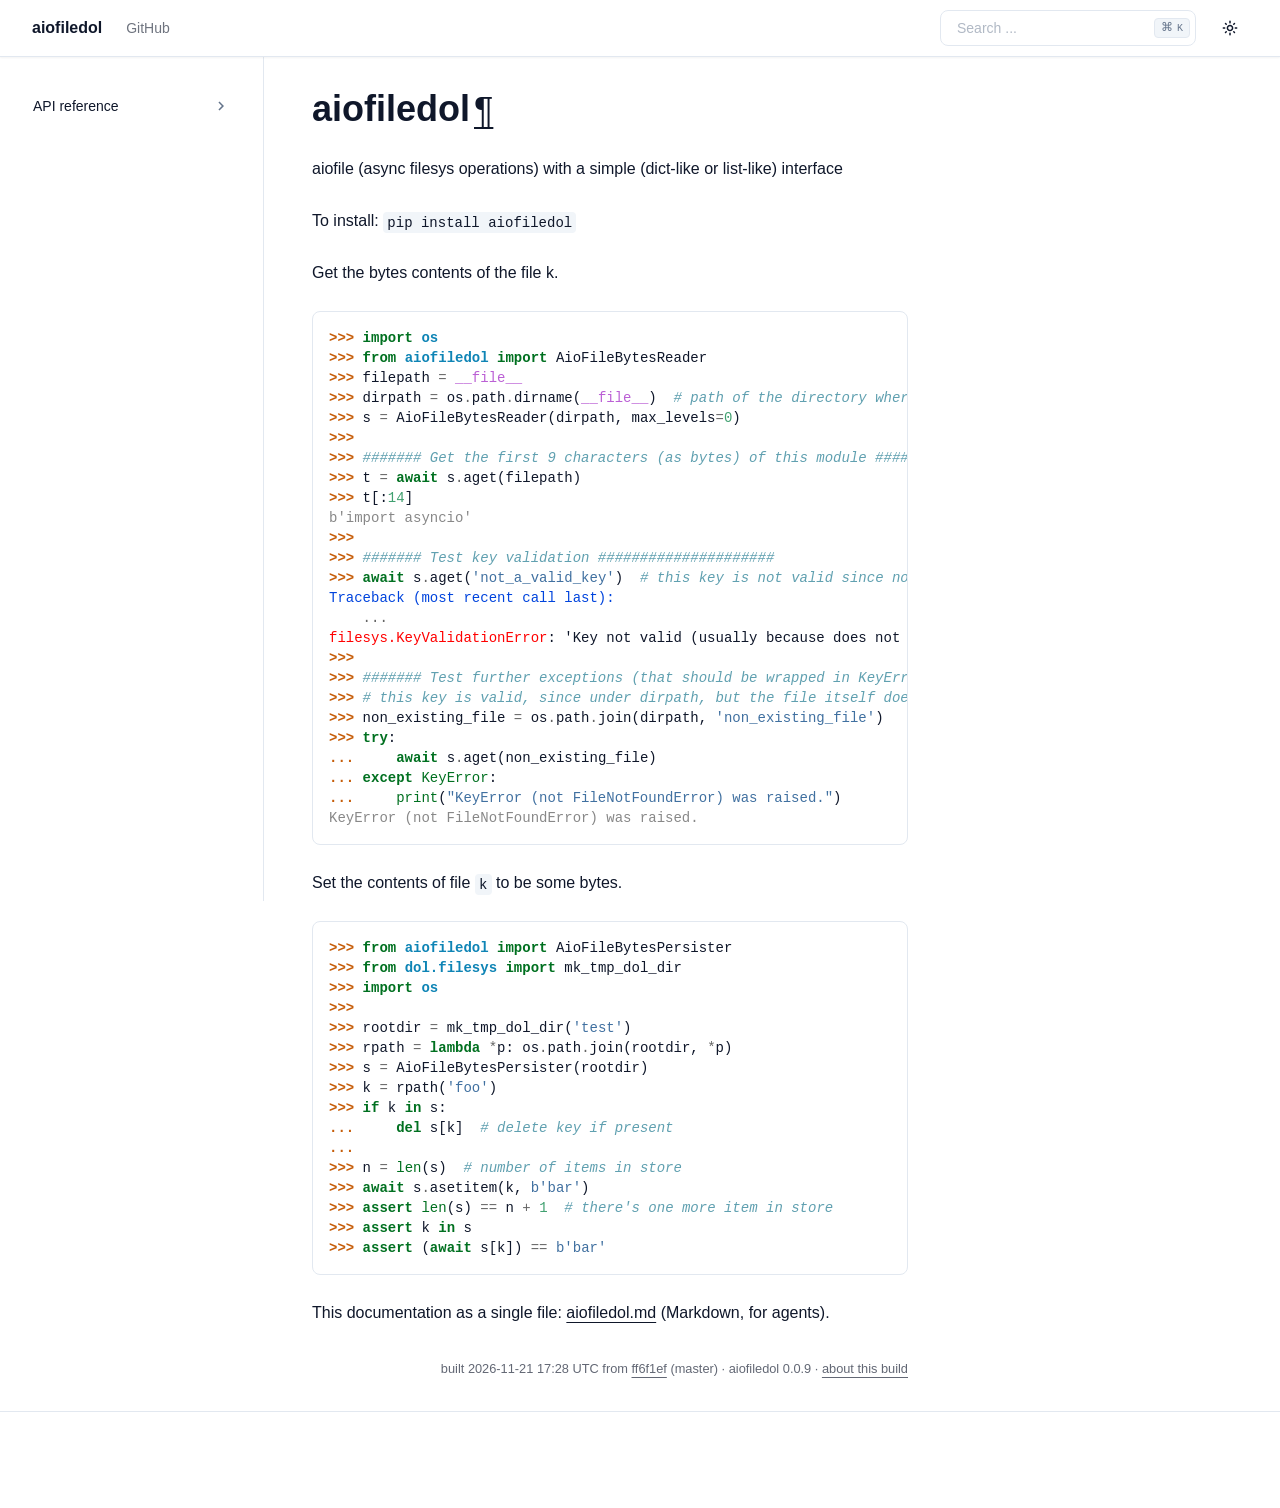
<file: index.html>
<!DOCTYPE html>

<html :class="{ 'dark' : darkMode === true }" data-content_root="./" lang="en" x-data="{ darkMode: $persist(window.matchMedia('(prefers-color-scheme: dark)').matches), activeSection: ''}">
<head>
<script>
    (function () {
      // Set initial color scheme
      if ((localStorage.getItem("_x_darkMode") === "true") || (window.matchMedia("(prefers-color-scheme: dark)").matches)) {
        document.documentElement.classList.add("dark");
      }

      // Watch for media preference changes
      window.matchMedia("(prefers-color-scheme: dark)").addEventListener("change", (event) => {
        localStorage.setItem("_x_darkMode", event.matches);
        document.documentElement.classList.toggle("dark", event.matches);
      });
    })();
  </script>
<meta content="width=device-width, initial-scale=1.0" name="viewport"/>
<meta charset="utf-8"/>
<meta content="#ffffff" media="(prefers-color-scheme: light)" name="theme-color"/>
<meta content="#030711" media="(prefers-color-scheme: dark)" name="theme-color"/>
<meta content="width=device-width, initial-scale=1" name="viewport"/>
<link href="index.html.md" rel="alternate" type="text/markdown"/>
<link href="llms.txt" rel="describedby" type="text/markdown"/>
<link href="index.html.md" rel="alternate" type="text/markdown"/>
<link href="llms.txt" rel="describedby"/>
<title>aiofiledol</title>
<meta content="aiofiledol" property="og:title"/>
<meta content="aiofiledol" name="twitter:title"/>
<link href="_static/pygments.css?v=d75fae25" rel="stylesheet" type="text/css"/>
<link href="_static/theme.css?v=009055c6" rel="stylesheet" type="text/css"/>
<link href="_static/sphinx_autodoc_typehints.css?v=057ac668" rel="stylesheet" type="text/css"/>
<link href="_static/copybutton.css?v=76b2166b" rel="stylesheet" type="text/css"/>
<link href="_static/epythet.css?v=0cbd302c" rel="stylesheet" type="text/css"/>
<link href="search.html" rel="search" title="Search"/>
<link href="genindex.html" rel="index" title="Index"/>
<link href="api.html" rel="next" title="API reference"/>
</head>
<body :class="{ 'overflow-hidden': showSidebar }" class="min-h-screen font-sans antialiased bg-background text-foreground" x-data="{ showSidebar: false, showScrollTop: false }">
<div @click.self="showSidebar = false" class="fixed inset-0 z-50 overflow-hidden bg-background/80 backdrop-blur-sm md:hidden" x-cloak="" x-show="showSidebar"></div><div class="relative flex flex-col min-h-screen" id="page"><a class="absolute top-0 left-0 z-[100] block bg-background p-4 text-xl transition -translate-x-full opacity-0 focus:translate-x-0 focus:opacity-100" href="#content">
      Skip to content
    </a><header class="sticky top-0 z-40 w-full border-b shadow-xs border-border bg-background/90 backdrop-blur"><div class="container flex items-center h-14">
<div class="hidden mr-4 md:flex">
<a class="flex items-center mr-6" href="#"><span class="hidden font-bold sm:inline-block text-clip whitespace-nowrap">aiofiledol</span>
</a><nav class="flex items-center gap-6 text-sm font-medium">
<a class="transition-colors hover:text-foreground/80 text-foreground/60" href="https://github.com/i2mint/aiofiledol" rel="noopener nofollow">GitHub</a>
</nav></div><button @click="showSidebar = true" class="inline-flex items-center justify-center h-10 px-0 py-2 mr-2 text-base font-medium transition-colors rounded-md hover:text-accent-foreground hover:bg-transparent md:hidden" type="button">
<svg aria-hidden="true" fill="currentColor" height="24" viewbox="0 96 960 960" width="24" xmlns="http://www.w3.org/2000/svg">
<path d="M152.587 825.087q-19.152 0-32.326-13.174t-13.174-32.326q0-19.152 13.174-32.326t32.326-13.174h440q19.152 0 32.326 13.174t13.174 32.326q0 19.152-13.174 32.326t-32.326 13.174h-440Zm0-203.587q-19.152 0-32.326-13.174T107.087 576q0-19.152 13.174-32.326t32.326-13.174h320q19.152 0 32.326 13.174T518.087 576q0 19.152-13.174 32.326T472.587 621.5h-320Zm0-203.587q-19.152 0-32.326-13.174t-13.174-32.326q0-19.152 13.174-32.326t32.326-13.174h440q19.152 0 32.326 13.174t13.174 32.326q0 19.152-13.174 32.326t-32.326 13.174h-440ZM708.913 576l112.174 112.174q12.674 12.674 12.674 31.826t-12.674 31.826Q808.413 764.5 789.261 764.5t-31.826-12.674l-144-144Q600 594.391 600 576t13.435-31.826l144-144q12.674-12.674 31.826-12.674t31.826 12.674q12.674 12.674 12.674 31.826t-12.674 31.826L708.913 576Z"></path>
</svg>
<span class="sr-only">Toggle navigation menu</span>
</button>
<div class="flex items-center justify-between flex-1 gap-2 sm:gap-4 md:justify-end">
<div class="flex-1 w-full md:w-auto md:flex-none"><form @keydown.k.window.meta="$refs.search.focus()" action="search.html" class="relative flex items-center group" id="searchbox" method="get">
<input aria-label="Search the docs" class="inline-flex items-center font-medium transition-colors bg-transparent focus-visible:outline-none focus-visible:ring-2 focus-visible:ring-ring focus-visible:ring-offset-2 ring-offset-background border border-input hover:bg-accent focus:bg-accent hover:text-accent-foreground focus:text-accent-foreground hover:placeholder-accent-foreground py-2 px-4 relative h-9 w-full justify-start rounded-[0.5rem] text-sm text-muted-foreground sm:pr-12 md:w-40 lg:w-64" id="search-input" name="q" placeholder="Search ..." type="search" x-ref="search"/>
<kbd class="pointer-events-none absolute right-1.5 top-2 hidden h-5 select-none text-muted-foreground items-center gap-1 rounded border border-border bg-muted px-1.5 font-mono text-[10px] font-medium opacity-100 sm:flex group-hover:bg-accent group-hover:text-accent-foreground">
<span class="text-xs">⌘</span>
    K
  </kbd>
</form>
</div>
<nav class="flex items-center gap-1">
<button @click="darkMode = !darkMode" class="relative inline-flex items-center justify-center px-0 text-sm font-medium transition-colors rounded-md hover:bg-accent hover:text-accent-foreground h-9 w-9" title="Toggle color scheme" type="button">
<svg class="absolute transition-all scale-100 rotate-0 dark:-rotate-90 dark:scale-0" fill="currentColor" height="16" viewbox="0 96 960 960" width="16" xmlns="http://www.w3.org/2000/svg">
<path d="M480 685q45.456 0 77.228-31.772Q589 621.456 589 576q0-45.456-31.772-77.228Q525.456 467 480 467q-45.456 0-77.228 31.772Q371 530.544 371 576q0 45.456 31.772 77.228Q434.544 685 480 685Zm0 91q-83 0-141.5-58.5T280 576q0-83 58.5-141.5T480 376q83 0 141.5 58.5T680 576q0 83-58.5 141.5T480 776ZM80 621.5q-19.152 0-32.326-13.174T34.5 576q0-19.152 13.174-32.326T80 530.5h80q19.152 0 32.326 13.174T205.5 576q0 19.152-13.174 32.326T160 621.5H80Zm720 0q-19.152 0-32.326-13.174T754.5 576q0-19.152 13.174-32.326T800 530.5h80q19.152 0 32.326 13.174T925.5 576q0 19.152-13.174 32.326T880 621.5h-80Zm-320-320q-19.152 0-32.326-13.174T434.5 256v-80q0-19.152 13.174-32.326T480 130.5q19.152 0 32.326 13.174T525.5 176v80q0 19.152-13.174 32.326T480 301.5Zm0 720q-19.152 0-32.326-13.17Q434.5 995.152 434.5 976v-80q0-19.152 13.174-32.326T480 850.5q19.152 0 32.326 13.174T525.5 896v80q0 19.152-13.174 32.33-13.174 13.17-32.326 13.17ZM222.174 382.065l-43-42Q165.5 327.391 166 308.239t13.174-33.065q13.435-13.674 32.587-13.674t32.065 13.674l42.239 43q12.674 13.435 12.555 31.706-.12 18.272-12.555 31.946-12.674 13.674-31.445 13.413-18.772-.261-32.446-13.174Zm494 494.761-42.239-43q-12.674-13.435-12.674-32.087t12.674-31.565Q686.609 756.5 705.38 757q18.772.5 32.446 13.174l43 41.761Q794.5 824.609 794 843.761t-13.174 33.065Q767.391 890.5 748.239 890.5t-32.065-13.674Zm-42-494.761Q660.5 369.391 661 350.62q.5-18.772 13.174-32.446l41.761-43Q728.609 261.5 747.761 262t33.065 13.174q13.674 13.435 13.674 32.587t-13.674 32.065l-43 42.239q-13.435 12.674-31.706 12.555-18.272-.12-31.946-12.555Zm-495 494.761Q165.5 863.391 165.5 844.239t13.674-32.065l43-42.239q13.435-12.674 32.087-12.674t31.565 12.674Q299.5 782.609 299 801.38q-.5 18.772-13.174 32.446l-41.761 43Q231.391 890.5 212.239 890t-33.065-13.174ZM480 576Z"></path>
</svg>
<svg class="absolute transition-all scale-0 rotate-90 dark:rotate-0 dark:scale-100" fill="currentColor" height="16" viewbox="0 96 960 960" width="16" xmlns="http://www.w3.org/2000/svg">
<path d="M480 936q-151 0-255.5-104.5T120 576q0-138 90-239.5T440 218q25-3 39 18t-1 44q-17 26-25.5 55t-8.5 61q0 90 63 153t153 63q31 0 61.5-9t54.5-25q21-14 43-1.5t19 39.5q-14 138-117.5 229T480 936Zm0-80q88 0 158-48.5T740 681q-20 5-40 8t-40 3q-123 0-209.5-86.5T364 396q0-20 3-40t8-40q-78 32-126.5 102T200 576q0 116 82 198t198 82Zm-10-270Z"></path>
</svg>
</button>
</nav>
</div>
</div>
</header>
<div class="flex-1"><div class="container md:grid md:grid-cols-[220px_minmax(0,1fr)] md:gap-6 lg:grid-cols-[240px_minmax(0,1fr)] lg:gap-10"><aside :aria-hidden="!showSidebar" :class="{ 'translate-x-0': showSidebar }" class="fixed inset-y-0 left-0 md:top-14 z-50 md:z-30 bg-background md:bg-transparent transition-all duration-100 -translate-x-full md:translate-x-0 ml-0 p-6 md:p-0 md:-ml-2 md:h-[calc(100vh-3.5rem)] w-5/6 md:w-full overflow-y-auto border-r border-border md:sticky" id="left-sidebar">
<a class="justify-start text-sm md:!hidden bg-background" href="#"><span class="font-bold text-clip whitespace-nowrap">aiofiledol</span>
</a>
<div class="relative overflow-hidden md:overflow-auto my-4 md:my-0">
<div class="overflow-y-auto h-full w-full relative pr-6"><nav class="flex md:hidden flex-col font-medium mt-4">
<a href="https://github.com/i2mint/aiofiledol" rel="nofollow noopener">GitHub</a>
</nav><nav class="table w-full min-w-full my-6 lg:my-8">
<ul>
<li class="toctree-l1" x-data="{ expanded: $el.classList.contains('current') ? true : false }"><a :class="{ 'expanded' : expanded }" @click="expanded = !expanded" class="reference internal expandable" href="api.html">API reference<button @click.prevent.stop="expanded = !expanded" type="button" x-cloak=""><span class="sr-only"></span><svg fill="currentColor" height="18px" stroke="none" viewbox="0 0 24 24" width="18px" xmlns="http://www.w3.org/2000/svg"><path d="M10 6L8.59 7.41 13.17 12l-4.58 4.59L10 18l6-6z"></path></svg></button></a><ul x-cloak="" x-show="expanded">
<li class="toctree-l2"><a class="reference internal" href="_autosummary/aiofiledol.html">aiofiledol</a></li>
</ul>
</li>
</ul>
</nav>
</div>
</div>
<button @click="showSidebar = false" class="absolute md:hidden right-4 top-4 rounded-sm opacity-70 transition-opacity hover:opacity-100" type="button">
<svg class="h-4 w-4" fill="currentColor" height="24" stroke="none" viewbox="0 96 960 960" width="24" xmlns="http://www.w3.org/2000/svg">
<path d="M480 632 284 828q-11 11-28 11t-28-11q-11-11-11-28t11-28l196-196-196-196q-11-11-11-28t11-28q11-11 28-11t28 11l196 196 196-196q11-11 28-11t28 11q11 11 11 28t-11 28L536 576l196 196q11 11 11 28t-11 28q-11 11-28 11t-28-11L480 632Z"></path>
</svg>
</button>
</aside>
<main class="relative py-6 lg:gap-10 lg:py-8 xl:grid xl:grid-cols-[1fr_300px]">
<div class="w-full min-w-0 mx-auto">
<div id="content" role="main">

<section id="aiofiledol">
<h1>aiofiledol<a @click.prevent="window.navigator.clipboard.writeText($el.href); $el.setAttribute('data-tooltip', 'Copied!'); setTimeout(() =&gt; $el.setAttribute('data-tooltip', 'Copy link to this element'), 2000)" aria-label="Copy link to this element" class="headerlink" data-tooltip="Copy link to this element" href="#aiofiledol">¶</a></h1>
<p>aiofile (async filesys operations) with a simple (dict-like or list-like) interface</p>
<p>To install:	<code class="docutils literal notranslate"><span class="pre">pip</span> <span class="pre">install</span> <span class="pre">aiofiledol</span></code></p>
<p>Get the bytes contents of the file k.</p>
<div class="highlight-python notranslate"><div class="highlight"><pre><span></span><code><span id="line-1"><span class="gp">&gt;&gt;&gt; </span><span class="kn">import</span><span class="w"> </span><span class="nn">os</span>
</span><span id="line-2"><span class="gp">&gt;&gt;&gt; </span><span class="kn">from</span><span class="w"> </span><span class="nn">aiofiledol</span><span class="w"> </span><span class="kn">import</span> <span class="n">AioFileBytesReader</span>
</span><span id="line-3"><span class="gp">&gt;&gt;&gt; </span><span class="n">filepath</span> <span class="o">=</span> <span class="vm">__file__</span>
</span><span id="line-4"><span class="gp">&gt;&gt;&gt; </span><span class="n">dirpath</span> <span class="o">=</span> <span class="n">os</span><span class="o">.</span><span class="n">path</span><span class="o">.</span><span class="n">dirname</span><span class="p">(</span><span class="vm">__file__</span><span class="p">)</span>  <span class="c1"># path of the directory where I (the module file) am</span>
</span><span id="line-5"><span class="gp">&gt;&gt;&gt; </span><span class="n">s</span> <span class="o">=</span> <span class="n">AioFileBytesReader</span><span class="p">(</span><span class="n">dirpath</span><span class="p">,</span> <span class="n">max_levels</span><span class="o">=</span><span class="mi">0</span><span class="p">)</span>
</span><span id="line-6"><span class="gp">&gt;&gt;&gt;</span>
</span><span id="line-7"><span class="gp">&gt;&gt;&gt; </span><span class="c1">####### Get the first 9 characters (as bytes) of this module #####################</span>
</span><span id="line-8"><span class="gp">&gt;&gt;&gt; </span><span class="n">t</span> <span class="o">=</span> <span class="k">await</span> <span class="n">s</span><span class="o">.</span><span class="n">aget</span><span class="p">(</span><span class="n">filepath</span><span class="p">)</span>
</span><span id="line-9"><span class="gp">&gt;&gt;&gt; </span><span class="n">t</span><span class="p">[:</span><span class="mi">14</span><span class="p">]</span>
</span><span id="line-10"><span class="go">b'import asyncio'</span>
</span><span id="line-11"><span class="gp">&gt;&gt;&gt;</span>
</span><span id="line-12"><span class="gp">&gt;&gt;&gt; </span><span class="c1">####### Test key validation #####################</span>
</span><span id="line-13"><span class="gp">&gt;&gt;&gt; </span><span class="k">await</span> <span class="n">s</span><span class="o">.</span><span class="n">aget</span><span class="p">(</span><span class="s1">'not_a_valid_key'</span><span class="p">)</span>  <span class="c1"># this key is not valid since not under the dirpath folder</span>
</span><span id="line-14"><span class="gt">Traceback (most recent call last):</span>
</span><span id="line-15"><span class="w">    </span><span class="o">...</span>
</span><span id="line-16"><span class="gr">filesys.KeyValidationError</span>: <span class="n">'Key not valid (usually because does not exist or access not permitted): not_a_valid_key'</span>
</span><span id="line-17"><span class="gp">&gt;&gt;&gt;</span>
</span><span id="line-18"><span class="gp">&gt;&gt;&gt; </span><span class="c1">####### Test further exceptions (that should be wrapped in KeyError) #####################</span>
</span><span id="line-19"><span class="gp">&gt;&gt;&gt; </span><span class="c1"># this key is valid, since under dirpath, but the file itself doesn't exist (hopefully for this test)</span>
</span><span id="line-20"><span class="gp">&gt;&gt;&gt; </span><span class="n">non_existing_file</span> <span class="o">=</span> <span class="n">os</span><span class="o">.</span><span class="n">path</span><span class="o">.</span><span class="n">join</span><span class="p">(</span><span class="n">dirpath</span><span class="p">,</span> <span class="s1">'non_existing_file'</span><span class="p">)</span>
</span><span id="line-21"><span class="gp">&gt;&gt;&gt; </span><span class="k">try</span><span class="p">:</span>
</span><span id="line-22"><span class="gp">... </span>    <span class="k">await</span> <span class="n">s</span><span class="o">.</span><span class="n">aget</span><span class="p">(</span><span class="n">non_existing_file</span><span class="p">)</span>
</span><span id="line-23"><span class="gp">... </span><span class="k">except</span> <span class="ne">KeyError</span><span class="p">:</span>
</span><span id="line-24"><span class="gp">... </span>    <span class="nb">print</span><span class="p">(</span><span class="s2">"KeyError (not FileNotFoundError) was raised."</span><span class="p">)</span>
</span><span id="line-25"><span class="go">KeyError (not FileNotFoundError) was raised.</span>
</span></code></pre></div>
</div>
<p>Set the contents of file <code class="docutils literal notranslate"><span class="pre">k</span></code> to be some bytes.</p>
<div class="highlight-python notranslate"><div class="highlight"><pre><span></span><code><span id="line-1"><span class="gp">&gt;&gt;&gt; </span><span class="kn">from</span><span class="w"> </span><span class="nn">aiofiledol</span><span class="w"> </span><span class="kn">import</span> <span class="n">AioFileBytesPersister</span>
</span><span id="line-2"><span class="gp">&gt;&gt;&gt; </span><span class="kn">from</span><span class="w"> </span><span class="nn">dol.filesys</span><span class="w"> </span><span class="kn">import</span> <span class="n">mk_tmp_dol_dir</span>
</span><span id="line-3"><span class="gp">&gt;&gt;&gt; </span><span class="kn">import</span><span class="w"> </span><span class="nn">os</span>
</span><span id="line-4"><span class="gp">&gt;&gt;&gt;</span>
</span><span id="line-5"><span class="gp">&gt;&gt;&gt; </span><span class="n">rootdir</span> <span class="o">=</span> <span class="n">mk_tmp_dol_dir</span><span class="p">(</span><span class="s1">'test'</span><span class="p">)</span>
</span><span id="line-6"><span class="gp">&gt;&gt;&gt; </span><span class="n">rpath</span> <span class="o">=</span> <span class="k">lambda</span> <span class="o">*</span><span class="n">p</span><span class="p">:</span> <span class="n">os</span><span class="o">.</span><span class="n">path</span><span class="o">.</span><span class="n">join</span><span class="p">(</span><span class="n">rootdir</span><span class="p">,</span> <span class="o">*</span><span class="n">p</span><span class="p">)</span>
</span><span id="line-7"><span class="gp">&gt;&gt;&gt; </span><span class="n">s</span> <span class="o">=</span> <span class="n">AioFileBytesPersister</span><span class="p">(</span><span class="n">rootdir</span><span class="p">)</span>
</span><span id="line-8"><span class="gp">&gt;&gt;&gt; </span><span class="n">k</span> <span class="o">=</span> <span class="n">rpath</span><span class="p">(</span><span class="s1">'foo'</span><span class="p">)</span>
</span><span id="line-9"><span class="gp">&gt;&gt;&gt; </span><span class="k">if</span> <span class="n">k</span> <span class="ow">in</span> <span class="n">s</span><span class="p">:</span>
</span><span id="line-10"><span class="gp">... </span>    <span class="k">del</span> <span class="n">s</span><span class="p">[</span><span class="n">k</span><span class="p">]</span>  <span class="c1"># delete key if present</span>
</span><span id="line-11"><span class="gp">...</span>
</span><span id="line-12"><span class="gp">&gt;&gt;&gt; </span><span class="n">n</span> <span class="o">=</span> <span class="nb">len</span><span class="p">(</span><span class="n">s</span><span class="p">)</span>  <span class="c1"># number of items in store</span>
</span><span id="line-13"><span class="gp">&gt;&gt;&gt; </span><span class="k">await</span> <span class="n">s</span><span class="o">.</span><span class="n">asetitem</span><span class="p">(</span><span class="n">k</span><span class="p">,</span> <span class="sa">b</span><span class="s1">'bar'</span><span class="p">)</span>
</span><span id="line-14"><span class="gp">&gt;&gt;&gt; </span><span class="k">assert</span> <span class="nb">len</span><span class="p">(</span><span class="n">s</span><span class="p">)</span> <span class="o">==</span> <span class="n">n</span> <span class="o">+</span> <span class="mi">1</span>  <span class="c1"># there's one more item in store</span>
</span><span id="line-15"><span class="gp">&gt;&gt;&gt; </span><span class="k">assert</span> <span class="n">k</span> <span class="ow">in</span> <span class="n">s</span>
</span><span id="line-16"><span class="gp">&gt;&gt;&gt; </span><span class="k">assert</span> <span class="p">(</span><span class="k">await</span> <span class="n">s</span><span class="p">[</span><span class="n">k</span><span class="p">])</span> <span class="o">==</span> <span class="sa">b</span><span class="s1">'bar'</span>
</span></code></pre></div>
</div>
<p class="epythet-aggregates">This documentation as a single file: <a href="aiofiledol.md">aiofiledol.md</a> (Markdown, for agents).</p>

</section>
<p class="epythet-provenance" style="font-size:.8em;opacity:.65;margin-top:2.5em;text-align:right">built 2026-11-21 17:28 UTC from <a href="https://github.com/i2mint/aiofiledol/commit/ff6f1efd9407f1fc56e792386b5a8408d2cab738">ff6f1ef</a> (master) · aiofiledol 0.0.9 · <a href="about-this-build.html">about this build</a></p>
</div></div>
</main>
</div>
</div><footer class="py-6 border-t border-border md:py-0">
<div class="container flex flex-col items-center justify-between gap-4 md:h-24 md:flex-row">
<div class="flex flex-col items-center gap-4 px-8 md:flex-row md:gap-2 md:px-0">
<p class="text-sm leading-loose text-center text-muted-foreground md:text-left"></p>
</div>
</div>
</footer>
</div>
<script src="_static/documentation_options.js?v=f7cdbf68"></script>
<script src="_static/doctools.js?v=fd6eb6e6"></script>
<script src="_static/sphinx_highlight.js?v=6ffebe34"></script>
<script src="_static/clipboard.min.js?v=a7894cd8"></script>
<script src="_static/copybutton.js?v=fd10adb8"></script>
<script defer="defer" src="_static/theme.js?v=49cc6205"></script>
</body>
</html>
</file>
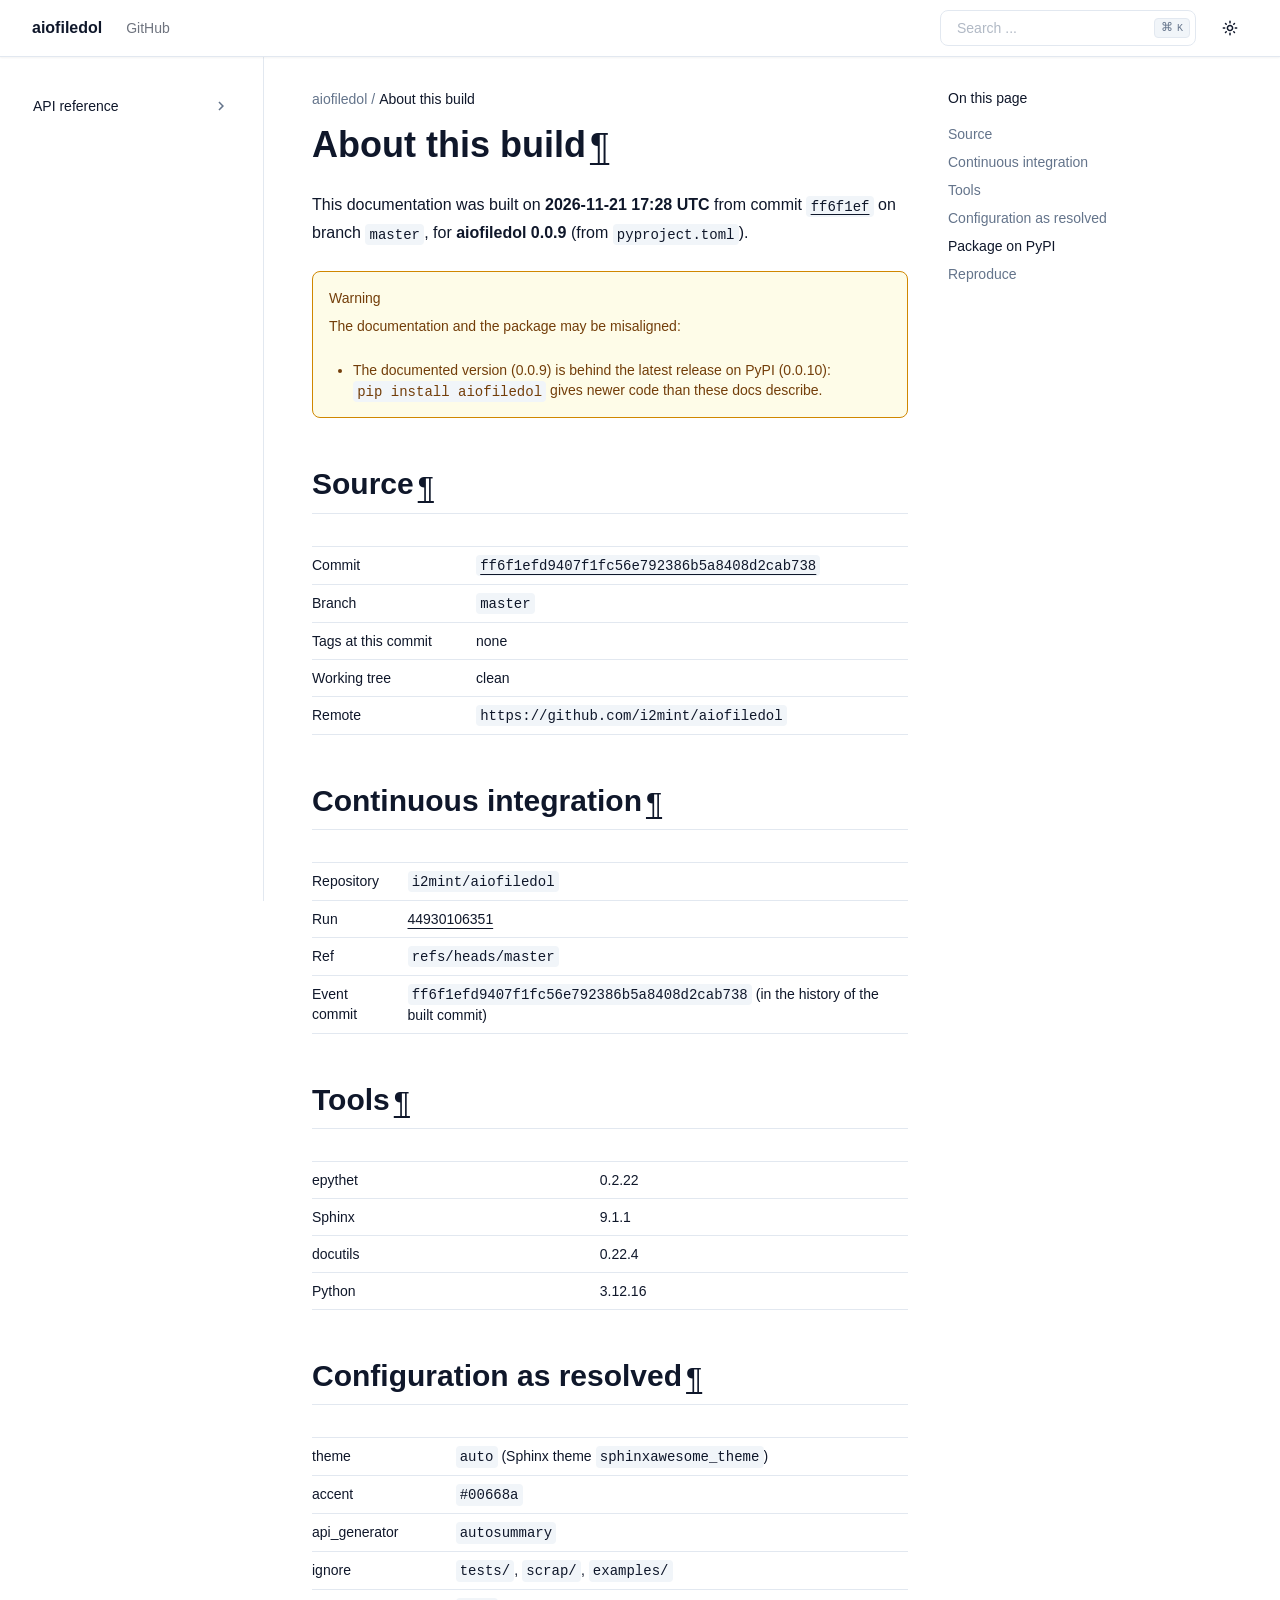
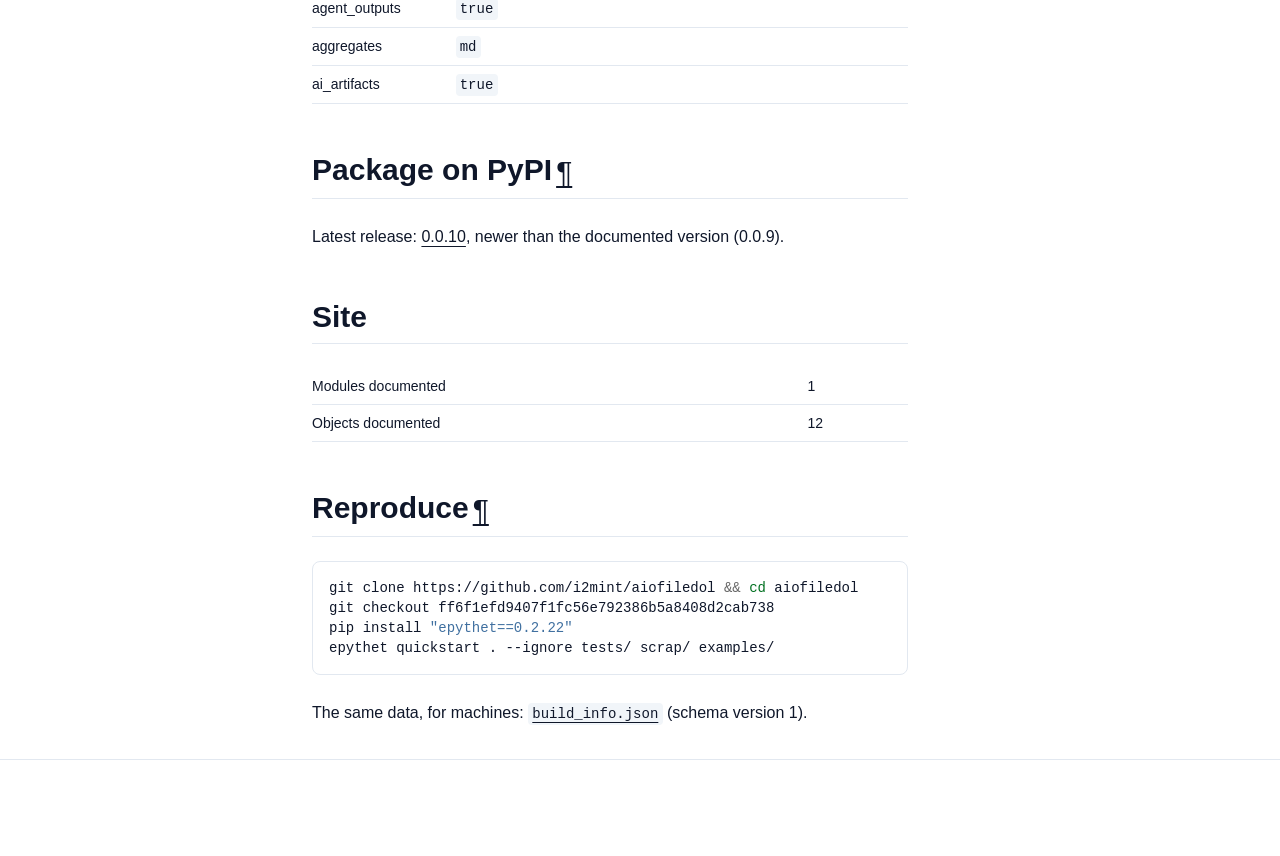
<file: about-this-build.html>
<!DOCTYPE html>

<html :class="{ 'dark' : darkMode === true }" data-content_root="./" lang="en" x-data="{ darkMode: $persist(window.matchMedia('(prefers-color-scheme: dark)').matches), activeSection: ''}">
<head>
<script>
    (function () {
      // Set initial color scheme
      if ((localStorage.getItem("_x_darkMode") === "true") || (window.matchMedia("(prefers-color-scheme: dark)").matches)) {
        document.documentElement.classList.add("dark");
      }

      // Watch for media preference changes
      window.matchMedia("(prefers-color-scheme: dark)").addEventListener("change", (event) => {
        localStorage.setItem("_x_darkMode", event.matches);
        document.documentElement.classList.toggle("dark", event.matches);
      });
    })();
  </script>
<meta content="width=device-width, initial-scale=1.0" name="viewport"/>
<meta charset="utf-8"/>
<meta content="#ffffff" media="(prefers-color-scheme: light)" name="theme-color"/>
<meta content="#030711" media="(prefers-color-scheme: dark)" name="theme-color"/>
<meta content="width=device-width, initial-scale=1" name="viewport"/>
<link href="about-this-build.html.md" rel="alternate" type="text/markdown"/>
<link href="llms.txt" rel="describedby" type="text/markdown"/>
<link href="about-this-build.html.md" rel="alternate" type="text/markdown"/>
<link href="llms.txt" rel="describedby"/>
<title>About this build | aiofiledol</title>
<meta content="About this build | aiofiledol" property="og:title"/>
<meta content="About this build | aiofiledol" name="twitter:title"/>
<link href="_static/pygments.css?v=d75fae25" rel="stylesheet" type="text/css"/>
<link href="_static/theme.css?v=009055c6" rel="stylesheet" type="text/css"/>
<link href="_static/sphinx_autodoc_typehints.css?v=057ac668" rel="stylesheet" type="text/css"/>
<link href="_static/copybutton.css?v=76b2166b" rel="stylesheet" type="text/css"/>
<link href="_static/epythet.css?v=0cbd302c" rel="stylesheet" type="text/css"/>
<link href="search.html" rel="search" title="Search"/>
<link href="genindex.html" rel="index" title="Index"/>
</head>
<body :class="{ 'overflow-hidden': showSidebar }" class="min-h-screen font-sans antialiased bg-background text-foreground" x-data="{ showSidebar: false, showScrollTop: false }">
<div @click.self="showSidebar = false" class="fixed inset-0 z-50 overflow-hidden bg-background/80 backdrop-blur-sm md:hidden" x-cloak="" x-show="showSidebar"></div><div class="relative flex flex-col min-h-screen" id="page"><a class="absolute top-0 left-0 z-[100] block bg-background p-4 text-xl transition -translate-x-full opacity-0 focus:translate-x-0 focus:opacity-100" href="#content">
      Skip to content
    </a><header class="sticky top-0 z-40 w-full border-b shadow-xs border-border bg-background/90 backdrop-blur"><div class="container flex items-center h-14">
<div class="hidden mr-4 md:flex">
<a class="flex items-center mr-6" href="index.html"><span class="hidden font-bold sm:inline-block text-clip whitespace-nowrap">aiofiledol</span>
</a><nav class="flex items-center gap-6 text-sm font-medium">
<a class="transition-colors hover:text-foreground/80 text-foreground/60" href="https://github.com/i2mint/aiofiledol" rel="noopener nofollow">GitHub</a>
</nav></div><button @click="showSidebar = true" class="inline-flex items-center justify-center h-10 px-0 py-2 mr-2 text-base font-medium transition-colors rounded-md hover:text-accent-foreground hover:bg-transparent md:hidden" type="button">
<svg aria-hidden="true" fill="currentColor" height="24" viewbox="0 96 960 960" width="24" xmlns="http://www.w3.org/2000/svg">
<path d="M152.587 825.087q-19.152 0-32.326-13.174t-13.174-32.326q0-19.152 13.174-32.326t32.326-13.174h440q19.152 0 32.326 13.174t13.174 32.326q0 19.152-13.174 32.326t-32.326 13.174h-440Zm0-203.587q-19.152 0-32.326-13.174T107.087 576q0-19.152 13.174-32.326t32.326-13.174h320q19.152 0 32.326 13.174T518.087 576q0 19.152-13.174 32.326T472.587 621.5h-320Zm0-203.587q-19.152 0-32.326-13.174t-13.174-32.326q0-19.152 13.174-32.326t32.326-13.174h440q19.152 0 32.326 13.174t13.174 32.326q0 19.152-13.174 32.326t-32.326 13.174h-440ZM708.913 576l112.174 112.174q12.674 12.674 12.674 31.826t-12.674 31.826Q808.413 764.5 789.261 764.5t-31.826-12.674l-144-144Q600 594.391 600 576t13.435-31.826l144-144q12.674-12.674 31.826-12.674t31.826 12.674q12.674 12.674 12.674 31.826t-12.674 31.826L708.913 576Z"></path>
</svg>
<span class="sr-only">Toggle navigation menu</span>
</button>
<div class="flex items-center justify-between flex-1 gap-2 sm:gap-4 md:justify-end">
<div class="flex-1 w-full md:w-auto md:flex-none"><form @keydown.k.window.meta="$refs.search.focus()" action="search.html" class="relative flex items-center group" id="searchbox" method="get">
<input aria-label="Search the docs" class="inline-flex items-center font-medium transition-colors bg-transparent focus-visible:outline-none focus-visible:ring-2 focus-visible:ring-ring focus-visible:ring-offset-2 ring-offset-background border border-input hover:bg-accent focus:bg-accent hover:text-accent-foreground focus:text-accent-foreground hover:placeholder-accent-foreground py-2 px-4 relative h-9 w-full justify-start rounded-[0.5rem] text-sm text-muted-foreground sm:pr-12 md:w-40 lg:w-64" id="search-input" name="q" placeholder="Search ..." type="search" x-ref="search"/>
<kbd class="pointer-events-none absolute right-1.5 top-2 hidden h-5 select-none text-muted-foreground items-center gap-1 rounded border border-border bg-muted px-1.5 font-mono text-[10px] font-medium opacity-100 sm:flex group-hover:bg-accent group-hover:text-accent-foreground">
<span class="text-xs">⌘</span>
    K
  </kbd>
</form>
</div>
<nav class="flex items-center gap-1">
<button @click="darkMode = !darkMode" class="relative inline-flex items-center justify-center px-0 text-sm font-medium transition-colors rounded-md hover:bg-accent hover:text-accent-foreground h-9 w-9" title="Toggle color scheme" type="button">
<svg class="absolute transition-all scale-100 rotate-0 dark:-rotate-90 dark:scale-0" fill="currentColor" height="16" viewbox="0 96 960 960" width="16" xmlns="http://www.w3.org/2000/svg">
<path d="M480 685q45.456 0 77.228-31.772Q589 621.456 589 576q0-45.456-31.772-77.228Q525.456 467 480 467q-45.456 0-77.228 31.772Q371 530.544 371 576q0 45.456 31.772 77.228Q434.544 685 480 685Zm0 91q-83 0-141.5-58.5T280 576q0-83 58.5-141.5T480 376q83 0 141.5 58.5T680 576q0 83-58.5 141.5T480 776ZM80 621.5q-19.152 0-32.326-13.174T34.5 576q0-19.152 13.174-32.326T80 530.5h80q19.152 0 32.326 13.174T205.5 576q0 19.152-13.174 32.326T160 621.5H80Zm720 0q-19.152 0-32.326-13.174T754.5 576q0-19.152 13.174-32.326T800 530.5h80q19.152 0 32.326 13.174T925.5 576q0 19.152-13.174 32.326T880 621.5h-80Zm-320-320q-19.152 0-32.326-13.174T434.5 256v-80q0-19.152 13.174-32.326T480 130.5q19.152 0 32.326 13.174T525.5 176v80q0 19.152-13.174 32.326T480 301.5Zm0 720q-19.152 0-32.326-13.17Q434.5 995.152 434.5 976v-80q0-19.152 13.174-32.326T480 850.5q19.152 0 32.326 13.174T525.5 896v80q0 19.152-13.174 32.33-13.174 13.17-32.326 13.17ZM222.174 382.065l-43-42Q165.5 327.391 166 308.239t13.174-33.065q13.435-13.674 32.587-13.674t32.065 13.674l42.239 43q12.674 13.435 12.555 31.706-.12 18.272-12.555 31.946-12.674 13.674-31.445 13.413-18.772-.261-32.446-13.174Zm494 494.761-42.239-43q-12.674-13.435-12.674-32.087t12.674-31.565Q686.609 756.5 705.38 757q18.772.5 32.446 13.174l43 41.761Q794.5 824.609 794 843.761t-13.174 33.065Q767.391 890.5 748.239 890.5t-32.065-13.674Zm-42-494.761Q660.5 369.391 661 350.62q.5-18.772 13.174-32.446l41.761-43Q728.609 261.5 747.761 262t33.065 13.174q13.674 13.435 13.674 32.587t-13.674 32.065l-43 42.239q-13.435 12.674-31.706 12.555-18.272-.12-31.946-12.555Zm-495 494.761Q165.5 863.391 165.5 844.239t13.674-32.065l43-42.239q13.435-12.674 32.087-12.674t31.565 12.674Q299.5 782.609 299 801.38q-.5 18.772-13.174 32.446l-41.761 43Q231.391 890.5 212.239 890t-33.065-13.174ZM480 576Z"></path>
</svg>
<svg class="absolute transition-all scale-0 rotate-90 dark:rotate-0 dark:scale-100" fill="currentColor" height="16" viewbox="0 96 960 960" width="16" xmlns="http://www.w3.org/2000/svg">
<path d="M480 936q-151 0-255.5-104.5T120 576q0-138 90-239.5T440 218q25-3 39 18t-1 44q-17 26-25.5 55t-8.5 61q0 90 63 153t153 63q31 0 61.5-9t54.5-25q21-14 43-1.5t19 39.5q-14 138-117.5 229T480 936Zm0-80q88 0 158-48.5T740 681q-20 5-40 8t-40 3q-123 0-209.5-86.5T364 396q0-20 3-40t8-40q-78 32-126.5 102T200 576q0 116 82 198t198 82Zm-10-270Z"></path>
</svg>
</button>
</nav>
</div>
</div>
</header>
<div class="flex-1"><div class="container md:grid md:grid-cols-[220px_minmax(0,1fr)] md:gap-6 lg:grid-cols-[240px_minmax(0,1fr)] lg:gap-10"><aside :aria-hidden="!showSidebar" :class="{ 'translate-x-0': showSidebar }" class="fixed inset-y-0 left-0 md:top-14 z-50 md:z-30 bg-background md:bg-transparent transition-all duration-100 -translate-x-full md:translate-x-0 ml-0 p-6 md:p-0 md:-ml-2 md:h-[calc(100vh-3.5rem)] w-5/6 md:w-full overflow-y-auto border-r border-border md:sticky" id="left-sidebar">
<a class="justify-start text-sm md:!hidden bg-background" href="index.html"><span class="font-bold text-clip whitespace-nowrap">aiofiledol</span>
</a>
<div class="relative overflow-hidden md:overflow-auto my-4 md:my-0">
<div class="overflow-y-auto h-full w-full relative pr-6"><nav class="flex md:hidden flex-col font-medium mt-4">
<a href="https://github.com/i2mint/aiofiledol" rel="nofollow noopener">GitHub</a>
</nav><nav class="table w-full min-w-full my-6 lg:my-8">
<ul>
<li class="toctree-l1" x-data="{ expanded: $el.classList.contains('current') ? true : false }"><a :class="{ 'expanded' : expanded }" @click="expanded = !expanded" class="reference internal expandable" href="api.html">API reference<button @click.prevent.stop="expanded = !expanded" type="button" x-cloak=""><span class="sr-only"></span><svg fill="currentColor" height="18px" stroke="none" viewbox="0 0 24 24" width="18px" xmlns="http://www.w3.org/2000/svg"><path d="M10 6L8.59 7.41 13.17 12l-4.58 4.59L10 18l6-6z"></path></svg></button></a><ul x-cloak="" x-show="expanded">
<li class="toctree-l2"><a class="reference internal" href="_autosummary/aiofiledol.html">aiofiledol</a></li>
</ul>
</li>
</ul>
</nav>
</div>
</div>
<button @click="showSidebar = false" class="absolute md:hidden right-4 top-4 rounded-sm opacity-70 transition-opacity hover:opacity-100" type="button">
<svg class="h-4 w-4" fill="currentColor" height="24" stroke="none" viewbox="0 96 960 960" width="24" xmlns="http://www.w3.org/2000/svg">
<path d="M480 632 284 828q-11 11-28 11t-28-11q-11-11-11-28t11-28l196-196-196-196q-11-11-11-28t11-28q11-11 28-11t28 11l196 196 196-196q11-11 28-11t28 11q11 11 11 28t-11 28L536 576l196 196q11 11 11 28t-11 28q-11 11-28 11t-28-11L480 632Z"></path>
</svg>
</button>
</aside>
<main class="relative py-6 lg:gap-10 lg:py-8 xl:grid xl:grid-cols-[1fr_300px]">
<div class="w-full min-w-0 mx-auto">
<nav aria-label="breadcrumbs" class="flex items-center mb-4 space-x-1 text-sm text-muted-foreground">
<a class="overflow-hidden text-ellipsis whitespace-nowrap hover:text-foreground" href="index.html">
<span class="hidden md:inline">aiofiledol</span>
<svg aria-label="Home" class="md:hidden" fill="currentColor" height="18" stroke="none" viewbox="0 96 960 960" width="18" xmlns="http://www.w3.org/2000/svg">
<path d="M240 856h120V616h240v240h120V496L480 316 240 496v360Zm-80 80V456l320-240 320 240v480H520V696h-80v240H160Zm320-350Z"></path>
</svg>
</a>
<div class="mr-1">/</div><span aria-current="page" class="font-medium text-foreground overflow-hidden text-ellipsis whitespace-nowrap">About this build</span>
</nav>
<div id="content" role="main">

<section id="about-this-build">
<h1>About this build<a @click.prevent="window.navigator.clipboard.writeText($el.href); $el.setAttribute('data-tooltip', 'Copied!'); setTimeout(() =&gt; $el.setAttribute('data-tooltip', 'Copy link to this element'), 2000)" aria-label="Copy link to this element" class="headerlink" data-tooltip="Copy link to this element" href="#about-this-build">¶</a></h1>
<p>This documentation was built on <strong>2026-11-21 17:28 UTC</strong> from commit <a href="https://github.com/i2mint/aiofiledol/commit/ff6f1efd9407f1fc56e792386b5a8408d2cab738"><code>ff6f1ef</code></a> on branch <code>master</code>, for <strong>aiofiledol 0.0.9</strong> (from <code>pyproject.toml</code>).</p>
<div class="admonition warning">
<p class="admonition-title">Warning</p>
<p>The documentation and the package may be misaligned:</p>
<ul class="simple">
<li><p>The documented version (0.0.9) is behind the latest release on PyPI (0.0.10): <code class="docutils literal notranslate"><span class="pre">pip</span> <span class="pre">install</span> <span class="pre">aiofiledol</span></code> gives newer code than these docs describe.</p></li>
</ul>
</div>
<section id="source">
<h2>Source<a @click.prevent="window.navigator.clipboard.writeText($el.href); $el.setAttribute('data-tooltip', 'Copied!'); setTimeout(() =&gt; $el.setAttribute('data-tooltip', 'Copy link to this element'), 2000)" aria-label="Copy link to this element" class="headerlink" data-tooltip="Copy link to this element" href="#source" x-intersect.margin.0%.0%.-70%.0%="activeSection = '#source'">¶</a></h2>
<table class="docutils align-default">
<thead>
<tr class="row-odd"><th class="head"><p></p></th>
<th class="head"><p></p></th>
</tr>
</thead>
<tbody>
<tr class="row-even"><td><p>Commit</p></td>
<td><p><a href="https://github.com/i2mint/aiofiledol/commit/ff6f1efd9407f1fc56e792386b5a8408d2cab738"><code>ff6f1efd9407f1fc56e792386b5a8408d2cab738</code></a></p></td>
</tr>
<tr class="row-odd"><td><p>Branch</p></td>
<td><p><code>master</code></p></td>
</tr>
<tr class="row-even"><td><p>Tags at this commit</p></td>
<td><p>none</p></td>
</tr>
<tr class="row-odd"><td><p>Working tree</p></td>
<td><p>clean</p></td>
</tr>
<tr class="row-even"><td><p>Remote</p></td>
<td><p><code>https://github.com/i2mint/aiofiledol</code></p></td>
</tr>
</tbody>
</table>
</section>
<section id="continuous-integration">
<h2>Continuous integration<a @click.prevent="window.navigator.clipboard.writeText($el.href); $el.setAttribute('data-tooltip', 'Copied!'); setTimeout(() =&gt; $el.setAttribute('data-tooltip', 'Copy link to this element'), 2000)" aria-label="Copy link to this element" class="headerlink" data-tooltip="Copy link to this element" href="#continuous-integration" x-intersect.margin.0%.0%.-70%.0%="activeSection = '#continuous-integration'">¶</a></h2>
<table class="docutils align-default">
<thead>
<tr class="row-odd"><th class="head"><p></p></th>
<th class="head"><p></p></th>
</tr>
</thead>
<tbody>
<tr class="row-even"><td><p>Repository</p></td>
<td><p><code>i2mint/aiofiledol</code></p></td>
</tr>
<tr class="row-odd"><td><p>Run</p></td>
<td><p><a href="https://github.com/i2mint/aiofiledol/actions/runs/44930106351">44930106351</a></p></td>
</tr>
<tr class="row-even"><td><p>Ref</p></td>
<td><p><code>refs/heads/master</code></p></td>
</tr>
<tr class="row-odd"><td><p>Event commit</p></td>
<td><p><code>ff6f1efd9407f1fc56e792386b5a8408d2cab738</code> (in the history of the built commit)</p></td>
</tr>
</tbody>
</table>
</section>
<section id="tools">
<h2>Tools<a @click.prevent="window.navigator.clipboard.writeText($el.href); $el.setAttribute('data-tooltip', 'Copied!'); setTimeout(() =&gt; $el.setAttribute('data-tooltip', 'Copy link to this element'), 2000)" aria-label="Copy link to this element" class="headerlink" data-tooltip="Copy link to this element" href="#tools" x-intersect.margin.0%.0%.-70%.0%="activeSection = '#tools'">¶</a></h2>
<table class="docutils align-default">
<thead>
<tr class="row-odd"><th class="head"><p></p></th>
<th class="head"><p></p></th>
</tr>
</thead>
<tbody>
<tr class="row-even"><td><p>epythet</p></td>
<td><p>0.2.22</p></td>
</tr>
<tr class="row-odd"><td><p>Sphinx</p></td>
<td><p>9.1.1</p></td>
</tr>
<tr class="row-even"><td><p>docutils</p></td>
<td><p>0.22.4</p></td>
</tr>
<tr class="row-odd"><td><p>Python</p></td>
<td><p>3.12.16</p></td>
</tr>
</tbody>
</table>
</section>
<section id="configuration-as-resolved">
<h2>Configuration as resolved<a @click.prevent="window.navigator.clipboard.writeText($el.href); $el.setAttribute('data-tooltip', 'Copied!'); setTimeout(() =&gt; $el.setAttribute('data-tooltip', 'Copy link to this element'), 2000)" aria-label="Copy link to this element" class="headerlink" data-tooltip="Copy link to this element" href="#configuration-as-resolved" x-intersect.margin.0%.0%.-70%.0%="activeSection = '#configuration-as-resolved'">¶</a></h2>
<table class="docutils align-default">
<thead>
<tr class="row-odd"><th class="head"><p></p></th>
<th class="head"><p></p></th>
</tr>
</thead>
<tbody>
<tr class="row-even"><td><p>theme</p></td>
<td><p><code>auto</code> (Sphinx theme <code>sphinxawesome_theme</code>)</p></td>
</tr>
<tr class="row-odd"><td><p>accent</p></td>
<td><p><code>#00668a</code></p></td>
</tr>
<tr class="row-even"><td><p>api_generator</p></td>
<td><p><code>autosummary</code></p></td>
</tr>
<tr class="row-odd"><td><p>ignore</p></td>
<td><p><code>tests/</code>, <code>scrap/</code>, <code>examples/</code></p></td>
</tr>
<tr class="row-even"><td><p>agent_outputs</p></td>
<td><p><code>true</code></p></td>
</tr>
<tr class="row-odd"><td><p>aggregates</p></td>
<td><p><code>md</code></p></td>
</tr>
<tr class="row-even"><td><p>ai_artifacts</p></td>
<td><p><code>true</code></p></td>
</tr>
</tbody>
</table>
</section>
<section id="package-on-pypi">
<h2>Package on PyPI<a @click.prevent="window.navigator.clipboard.writeText($el.href); $el.setAttribute('data-tooltip', 'Copied!'); setTimeout(() =&gt; $el.setAttribute('data-tooltip', 'Copy link to this element'), 2000)" aria-label="Copy link to this element" class="headerlink" data-tooltip="Copy link to this element" href="#package-on-pypi" x-intersect.margin.0%.0%.-70%.0%="activeSection = '#package-on-pypi'">¶</a></h2>
<p>Latest release: <a href="https://pypi.org/project/aiofiledol/0.0.10/">0.0.10</a>, newer than the documented version (0.0.9).</p>
</section>
<section id="site"><h2>Site</h2><table class="docutils align-default"><tbody><tr><td><p>Modules documented</p></td><td><p>1</p></td></tr><tr><td><p>Objects documented</p></td><td><p>12</p></td></tr></tbody></table></section>
<section id="reproduce">
<h2>Reproduce<a @click.prevent="window.navigator.clipboard.writeText($el.href); $el.setAttribute('data-tooltip', 'Copied!'); setTimeout(() =&gt; $el.setAttribute('data-tooltip', 'Copy link to this element'), 2000)" aria-label="Copy link to this element" class="headerlink" data-tooltip="Copy link to this element" href="#reproduce" x-intersect.margin.0%.0%.-70%.0%="activeSection = '#reproduce'">¶</a></h2>
<div class="highlight-bash notranslate"><div class="highlight"><pre><span></span><code><span id="line-1">git<span class="w"> </span>clone<span class="w"> </span>https://github.com/i2mint/aiofiledol<span class="w"> </span><span class="o">&amp;&amp;</span><span class="w"> </span><span class="nb">cd</span><span class="w"> </span>aiofiledol
</span><span id="line-2">git<span class="w"> </span>checkout<span class="w"> </span>ff6f1efd9407f1fc56e792386b5a8408d2cab738
</span><span id="line-3">pip<span class="w"> </span>install<span class="w"> </span><span class="s2">"epythet==0.2.22"</span>
</span><span id="line-4">epythet<span class="w"> </span>quickstart<span class="w"> </span>.<span class="w"> </span>--ignore<span class="w"> </span>tests/<span class="w"> </span>scrap/<span class="w"> </span>examples/
</span></code></pre></div>
</div>
<p>The same data, for machines: <a href="build_info.json"><code>build_info.json</code></a> (schema version 1).</p>
</section>
</section>
</div></div><aside class="hidden text-sm xl:block" id="right-sidebar">
<div class="sticky top-16 -mt-10 max-h-[calc(100vh-5rem)] h-full overflow-y-auto pt-6 space-y-2"><p class="font-medium">On this page</p>
<ul>
<li><a :data-current="activeSection === '#source'" class="reference internal" href="#source">Source</a></li>
<li><a :data-current="activeSection === '#continuous-integration'" class="reference internal" href="#continuous-integration">Continuous integration</a></li>
<li><a :data-current="activeSection === '#tools'" class="reference internal" href="#tools">Tools</a></li>
<li><a :data-current="activeSection === '#configuration-as-resolved'" class="reference internal" href="#configuration-as-resolved">Configuration as resolved</a></li>
<li><a :data-current="activeSection === '#package-on-pypi'" class="reference internal" href="#package-on-pypi">Package on PyPI</a></li>
<li><a :data-current="activeSection === '#reproduce'" class="reference internal" href="#reproduce">Reproduce</a></li>
</ul>
</div>
</aside>
</main>
</div>
</div><footer class="py-6 border-t border-border md:py-0">
<div class="container flex flex-col items-center justify-between gap-4 md:h-24 md:flex-row">
<div class="flex flex-col items-center gap-4 px-8 md:flex-row md:gap-2 md:px-0">
<p class="text-sm leading-loose text-center text-muted-foreground md:text-left"></p>
</div>
</div>
</footer>
</div>
<script src="_static/documentation_options.js?v=f7cdbf68"></script>
<script src="_static/doctools.js?v=fd6eb6e6"></script>
<script src="_static/sphinx_highlight.js?v=6ffebe34"></script>
<script src="_static/clipboard.min.js?v=a7894cd8"></script>
<script src="_static/copybutton.js?v=fd10adb8"></script>
<script defer="defer" src="_static/theme.js?v=49cc6205"></script>
</body>
</html>
</file>
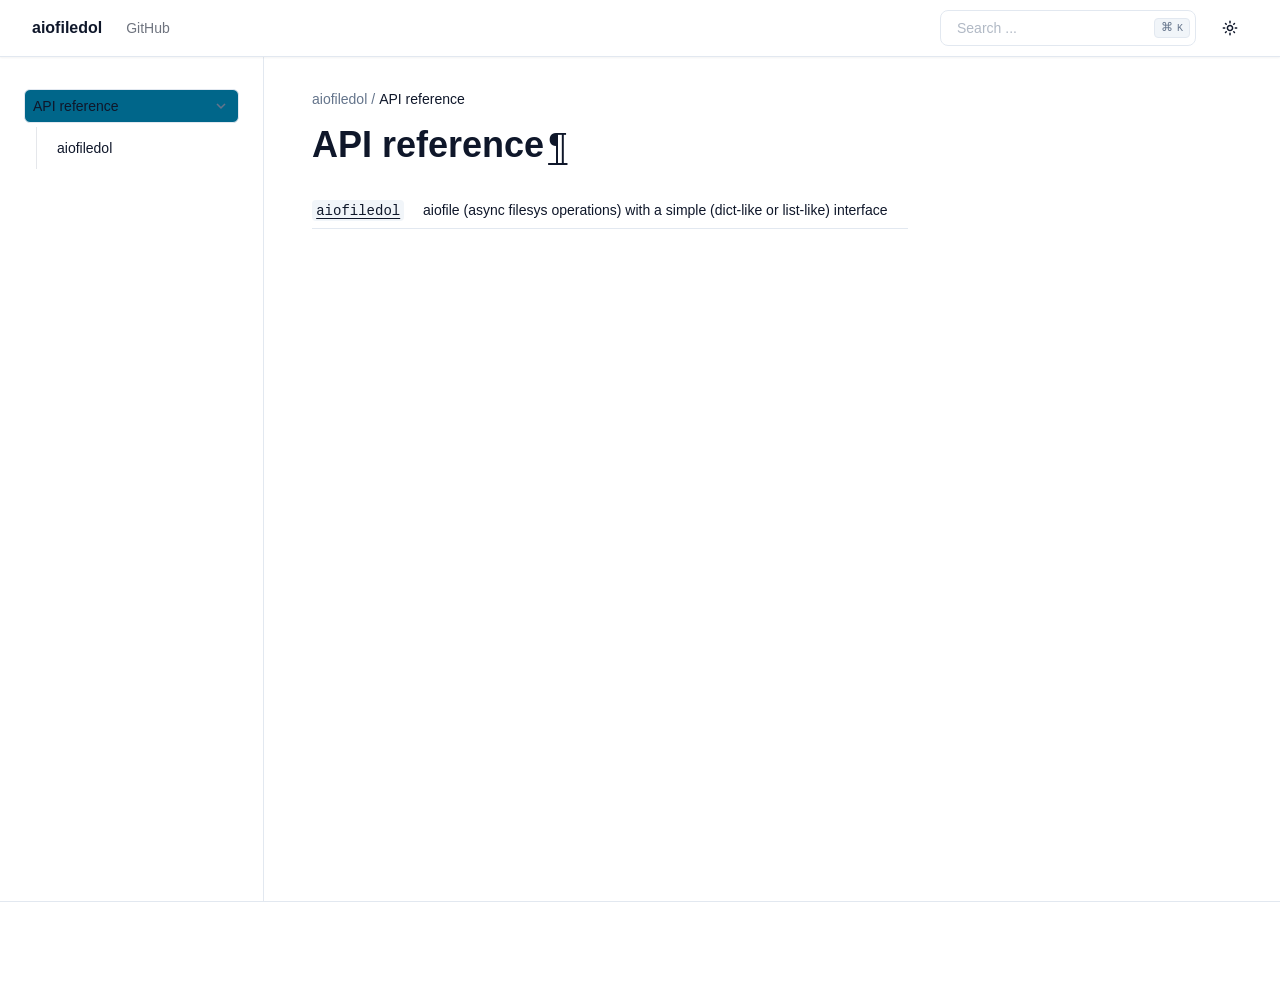
<file: api.html>
<!DOCTYPE html>

<html :class="{ 'dark' : darkMode === true }" data-content_root="./" lang="en" x-data="{ darkMode: $persist(window.matchMedia('(prefers-color-scheme: dark)').matches), activeSection: ''}">
<head>
<script>
    (function () {
      // Set initial color scheme
      if ((localStorage.getItem("_x_darkMode") === "true") || (window.matchMedia("(prefers-color-scheme: dark)").matches)) {
        document.documentElement.classList.add("dark");
      }

      // Watch for media preference changes
      window.matchMedia("(prefers-color-scheme: dark)").addEventListener("change", (event) => {
        localStorage.setItem("_x_darkMode", event.matches);
        document.documentElement.classList.toggle("dark", event.matches);
      });
    })();
  </script>
<meta content="width=device-width, initial-scale=1.0" name="viewport"/>
<meta charset="utf-8"/>
<meta content="#ffffff" media="(prefers-color-scheme: light)" name="theme-color"/>
<meta content="#030711" media="(prefers-color-scheme: dark)" name="theme-color"/>
<meta content="width=device-width, initial-scale=1" name="viewport"/>
<link href="api.html.md" rel="alternate" type="text/markdown"/>
<link href="llms.txt" rel="describedby" type="text/markdown"/>
<link href="api.html.md" rel="alternate" type="text/markdown"/>
<link href="llms.txt" rel="describedby"/>
<title>API reference | aiofiledol</title>
<meta content="API reference | aiofiledol" property="og:title"/>
<meta content="API reference | aiofiledol" name="twitter:title"/>
<link href="_static/pygments.css?v=d75fae25" rel="stylesheet" type="text/css"/>
<link href="_static/theme.css?v=009055c6" rel="stylesheet" type="text/css"/>
<link href="_static/sphinx_autodoc_typehints.css?v=057ac668" rel="stylesheet" type="text/css"/>
<link href="_static/copybutton.css?v=76b2166b" rel="stylesheet" type="text/css"/>
<link href="_static/epythet.css?v=0cbd302c" rel="stylesheet" type="text/css"/>
<link href="search.html" rel="search" title="Search"/>
<link href="genindex.html" rel="index" title="Index"/>
<link href="_autosummary/aiofiledol.html" rel="next" title="aiofiledol"/>
<link href="index.html" rel="prev" title="aiofiledol"/>
</head>
<body :class="{ 'overflow-hidden': showSidebar }" class="min-h-screen font-sans antialiased bg-background text-foreground" x-data="{ showSidebar: false, showScrollTop: false }">
<div @click.self="showSidebar = false" class="fixed inset-0 z-50 overflow-hidden bg-background/80 backdrop-blur-sm md:hidden" x-cloak="" x-show="showSidebar"></div><div class="relative flex flex-col min-h-screen" id="page"><a class="absolute top-0 left-0 z-[100] block bg-background p-4 text-xl transition -translate-x-full opacity-0 focus:translate-x-0 focus:opacity-100" href="#content">
      Skip to content
    </a><header class="sticky top-0 z-40 w-full border-b shadow-xs border-border bg-background/90 backdrop-blur"><div class="container flex items-center h-14">
<div class="hidden mr-4 md:flex">
<a class="flex items-center mr-6" href="index.html"><span class="hidden font-bold sm:inline-block text-clip whitespace-nowrap">aiofiledol</span>
</a><nav class="flex items-center gap-6 text-sm font-medium">
<a class="transition-colors hover:text-foreground/80 text-foreground/60" href="https://github.com/i2mint/aiofiledol" rel="noopener nofollow">GitHub</a>
</nav></div><button @click="showSidebar = true" class="inline-flex items-center justify-center h-10 px-0 py-2 mr-2 text-base font-medium transition-colors rounded-md hover:text-accent-foreground hover:bg-transparent md:hidden" type="button">
<svg aria-hidden="true" fill="currentColor" height="24" viewbox="0 96 960 960" width="24" xmlns="http://www.w3.org/2000/svg">
<path d="M152.587 825.087q-19.152 0-32.326-13.174t-13.174-32.326q0-19.152 13.174-32.326t32.326-13.174h440q19.152 0 32.326 13.174t13.174 32.326q0 19.152-13.174 32.326t-32.326 13.174h-440Zm0-203.587q-19.152 0-32.326-13.174T107.087 576q0-19.152 13.174-32.326t32.326-13.174h320q19.152 0 32.326 13.174T518.087 576q0 19.152-13.174 32.326T472.587 621.5h-320Zm0-203.587q-19.152 0-32.326-13.174t-13.174-32.326q0-19.152 13.174-32.326t32.326-13.174h440q19.152 0 32.326 13.174t13.174 32.326q0 19.152-13.174 32.326t-32.326 13.174h-440ZM708.913 576l112.174 112.174q12.674 12.674 12.674 31.826t-12.674 31.826Q808.413 764.5 789.261 764.5t-31.826-12.674l-144-144Q600 594.391 600 576t13.435-31.826l144-144q12.674-12.674 31.826-12.674t31.826 12.674q12.674 12.674 12.674 31.826t-12.674 31.826L708.913 576Z"></path>
</svg>
<span class="sr-only">Toggle navigation menu</span>
</button>
<div class="flex items-center justify-between flex-1 gap-2 sm:gap-4 md:justify-end">
<div class="flex-1 w-full md:w-auto md:flex-none"><form @keydown.k.window.meta="$refs.search.focus()" action="search.html" class="relative flex items-center group" id="searchbox" method="get">
<input aria-label="Search the docs" class="inline-flex items-center font-medium transition-colors bg-transparent focus-visible:outline-none focus-visible:ring-2 focus-visible:ring-ring focus-visible:ring-offset-2 ring-offset-background border border-input hover:bg-accent focus:bg-accent hover:text-accent-foreground focus:text-accent-foreground hover:placeholder-accent-foreground py-2 px-4 relative h-9 w-full justify-start rounded-[0.5rem] text-sm text-muted-foreground sm:pr-12 md:w-40 lg:w-64" id="search-input" name="q" placeholder="Search ..." type="search" x-ref="search"/>
<kbd class="pointer-events-none absolute right-1.5 top-2 hidden h-5 select-none text-muted-foreground items-center gap-1 rounded border border-border bg-muted px-1.5 font-mono text-[10px] font-medium opacity-100 sm:flex group-hover:bg-accent group-hover:text-accent-foreground">
<span class="text-xs">⌘</span>
    K
  </kbd>
</form>
</div>
<nav class="flex items-center gap-1">
<button @click="darkMode = !darkMode" class="relative inline-flex items-center justify-center px-0 text-sm font-medium transition-colors rounded-md hover:bg-accent hover:text-accent-foreground h-9 w-9" title="Toggle color scheme" type="button">
<svg class="absolute transition-all scale-100 rotate-0 dark:-rotate-90 dark:scale-0" fill="currentColor" height="16" viewbox="0 96 960 960" width="16" xmlns="http://www.w3.org/2000/svg">
<path d="M480 685q45.456 0 77.228-31.772Q589 621.456 589 576q0-45.456-31.772-77.228Q525.456 467 480 467q-45.456 0-77.228 31.772Q371 530.544 371 576q0 45.456 31.772 77.228Q434.544 685 480 685Zm0 91q-83 0-141.5-58.5T280 576q0-83 58.5-141.5T480 376q83 0 141.5 58.5T680 576q0 83-58.5 141.5T480 776ZM80 621.5q-19.152 0-32.326-13.174T34.5 576q0-19.152 13.174-32.326T80 530.5h80q19.152 0 32.326 13.174T205.5 576q0 19.152-13.174 32.326T160 621.5H80Zm720 0q-19.152 0-32.326-13.174T754.5 576q0-19.152 13.174-32.326T800 530.5h80q19.152 0 32.326 13.174T925.5 576q0 19.152-13.174 32.326T880 621.5h-80Zm-320-320q-19.152 0-32.326-13.174T434.5 256v-80q0-19.152 13.174-32.326T480 130.5q19.152 0 32.326 13.174T525.5 176v80q0 19.152-13.174 32.326T480 301.5Zm0 720q-19.152 0-32.326-13.17Q434.5 995.152 434.5 976v-80q0-19.152 13.174-32.326T480 850.5q19.152 0 32.326 13.174T525.5 896v80q0 19.152-13.174 32.33-13.174 13.17-32.326 13.17ZM222.174 382.065l-43-42Q165.5 327.391 166 308.239t13.174-33.065q13.435-13.674 32.587-13.674t32.065 13.674l42.239 43q12.674 13.435 12.555 31.706-.12 18.272-12.555 31.946-12.674 13.674-31.445 13.413-18.772-.261-32.446-13.174Zm494 494.761-42.239-43q-12.674-13.435-12.674-32.087t12.674-31.565Q686.609 756.5 705.38 757q18.772.5 32.446 13.174l43 41.761Q794.5 824.609 794 843.761t-13.174 33.065Q767.391 890.5 748.239 890.5t-32.065-13.674Zm-42-494.761Q660.5 369.391 661 350.62q.5-18.772 13.174-32.446l41.761-43Q728.609 261.5 747.761 262t33.065 13.174q13.674 13.435 13.674 32.587t-13.674 32.065l-43 42.239q-13.435 12.674-31.706 12.555-18.272-.12-31.946-12.555Zm-495 494.761Q165.5 863.391 165.5 844.239t13.674-32.065l43-42.239q13.435-12.674 32.087-12.674t31.565 12.674Q299.5 782.609 299 801.38q-.5 18.772-13.174 32.446l-41.761 43Q231.391 890.5 212.239 890t-33.065-13.174ZM480 576Z"></path>
</svg>
<svg class="absolute transition-all scale-0 rotate-90 dark:rotate-0 dark:scale-100" fill="currentColor" height="16" viewbox="0 96 960 960" width="16" xmlns="http://www.w3.org/2000/svg">
<path d="M480 936q-151 0-255.5-104.5T120 576q0-138 90-239.5T440 218q25-3 39 18t-1 44q-17 26-25.5 55t-8.5 61q0 90 63 153t153 63q31 0 61.5-9t54.5-25q21-14 43-1.5t19 39.5q-14 138-117.5 229T480 936Zm0-80q88 0 158-48.5T740 681q-20 5-40 8t-40 3q-123 0-209.5-86.5T364 396q0-20 3-40t8-40q-78 32-126.5 102T200 576q0 116 82 198t198 82Zm-10-270Z"></path>
</svg>
</button>
</nav>
</div>
</div>
</header>
<div class="flex-1"><div class="container md:grid md:grid-cols-[220px_minmax(0,1fr)] md:gap-6 lg:grid-cols-[240px_minmax(0,1fr)] lg:gap-10"><aside :aria-hidden="!showSidebar" :class="{ 'translate-x-0': showSidebar }" class="fixed inset-y-0 left-0 md:top-14 z-50 md:z-30 bg-background md:bg-transparent transition-all duration-100 -translate-x-full md:translate-x-0 ml-0 p-6 md:p-0 md:-ml-2 md:h-[calc(100vh-3.5rem)] w-5/6 md:w-full overflow-y-auto border-r border-border md:sticky" id="left-sidebar">
<a class="justify-start text-sm md:!hidden bg-background" href="index.html"><span class="font-bold text-clip whitespace-nowrap">aiofiledol</span>
</a>
<div class="relative overflow-hidden md:overflow-auto my-4 md:my-0">
<div class="overflow-y-auto h-full w-full relative pr-6"><nav class="flex md:hidden flex-col font-medium mt-4">
<a href="https://github.com/i2mint/aiofiledol" rel="nofollow noopener">GitHub</a>
</nav><nav class="table w-full min-w-full my-6 lg:my-8">
<ul class="current">
<li class="toctree-l1 current" x-data="{ expanded: $el.classList.contains('current') ? true : false }"><a :class="{ 'expanded' : expanded }" @click="expanded = !expanded" class="current reference internal expandable" href="#">API reference<button @click.prevent.stop="expanded = !expanded" type="button" x-cloak=""><span class="sr-only"></span><svg fill="currentColor" height="18px" stroke="none" viewbox="0 0 24 24" width="18px" xmlns="http://www.w3.org/2000/svg"><path d="M10 6L8.59 7.41 13.17 12l-4.58 4.59L10 18l6-6z"></path></svg></button></a><ul x-cloak="" x-show="expanded">
<li class="toctree-l2"><a class="reference internal" href="_autosummary/aiofiledol.html">aiofiledol</a></li>
</ul>
</li>
</ul>
</nav>
</div>
</div>
<button @click="showSidebar = false" class="absolute md:hidden right-4 top-4 rounded-sm opacity-70 transition-opacity hover:opacity-100" type="button">
<svg class="h-4 w-4" fill="currentColor" height="24" stroke="none" viewbox="0 96 960 960" width="24" xmlns="http://www.w3.org/2000/svg">
<path d="M480 632 284 828q-11 11-28 11t-28-11q-11-11-11-28t11-28l196-196-196-196q-11-11-11-28t11-28q11-11 28-11t28 11l196 196 196-196q11-11 28-11t28 11q11 11 11 28t-11 28L536 576l196 196q11 11 11 28t-11 28q-11 11-28 11t-28-11L480 632Z"></path>
</svg>
</button>
</aside>
<main class="relative py-6 lg:gap-10 lg:py-8 xl:grid xl:grid-cols-[1fr_300px]">
<div class="w-full min-w-0 mx-auto">
<nav aria-label="breadcrumbs" class="flex items-center mb-4 space-x-1 text-sm text-muted-foreground">
<a class="overflow-hidden text-ellipsis whitespace-nowrap hover:text-foreground" href="index.html">
<span class="hidden md:inline">aiofiledol</span>
<svg aria-label="Home" class="md:hidden" fill="currentColor" height="18" stroke="none" viewbox="0 96 960 960" width="18" xmlns="http://www.w3.org/2000/svg">
<path d="M240 856h120V616h240v240h120V496L480 316 240 496v360Zm-80 80V456l320-240 320 240v480H520V696h-80v240H160Zm320-350Z"></path>
</svg>
</a>
<div class="mr-1">/</div><span aria-current="page" class="font-medium text-foreground overflow-hidden text-ellipsis whitespace-nowrap">API reference</span>
</nav>
<div id="content" role="main">
<section id="api-reference">
<h1>API reference<a @click.prevent="window.navigator.clipboard.writeText($el.href); $el.setAttribute('data-tooltip', 'Copied!'); setTimeout(() =&gt; $el.setAttribute('data-tooltip', 'Copy link to this element'), 2000)" aria-label="Copy link to this element" class="headerlink" data-tooltip="Copy link to this element" href="#api-reference">¶</a></h1>
<table class="autosummary longtable docutils align-default">
<tbody>
<tr class="row-odd"><td><p><a class="reference internal" href="_autosummary/aiofiledol.html#module-aiofiledol" title="aiofiledol"><code class="xref py py-obj docutils literal notranslate"><span class="pre">aiofiledol</span></code></a></p></td>
<td><p>aiofile (async filesys operations) with a simple (dict-like or list-like) interface</p></td>
</tr>
</tbody>
</table>
</section>
</div></div>
</main>
</div>
</div><footer class="py-6 border-t border-border md:py-0">
<div class="container flex flex-col items-center justify-between gap-4 md:h-24 md:flex-row">
<div class="flex flex-col items-center gap-4 px-8 md:flex-row md:gap-2 md:px-0">
<p class="text-sm leading-loose text-center text-muted-foreground md:text-left"></p>
</div>
</div>
</footer>
</div>
<script src="_static/documentation_options.js?v=f7cdbf68"></script>
<script src="_static/doctools.js?v=fd6eb6e6"></script>
<script src="_static/sphinx_highlight.js?v=6ffebe34"></script>
<script src="_static/clipboard.min.js?v=a7894cd8"></script>
<script src="_static/copybutton.js?v=fd10adb8"></script>
<script defer="defer" src="_static/theme.js?v=49cc6205"></script>
</body>
</html>
</file>
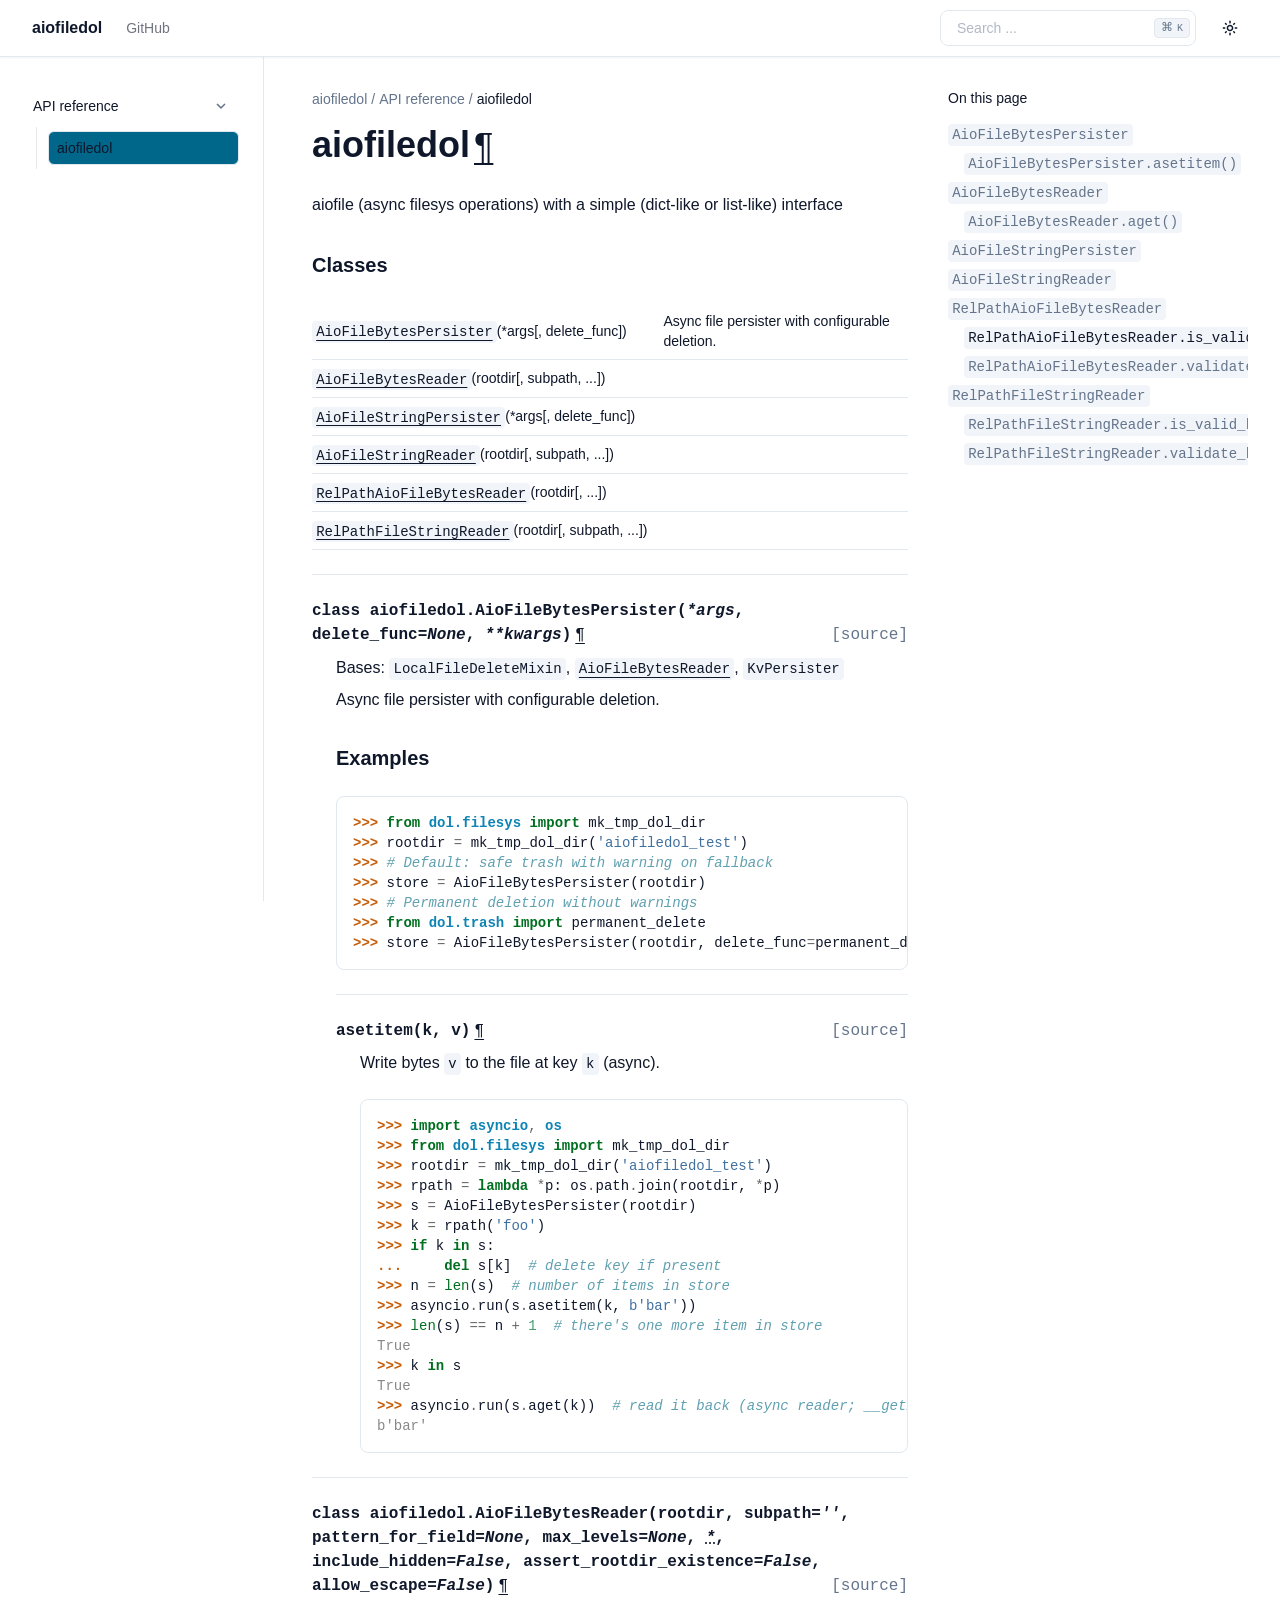
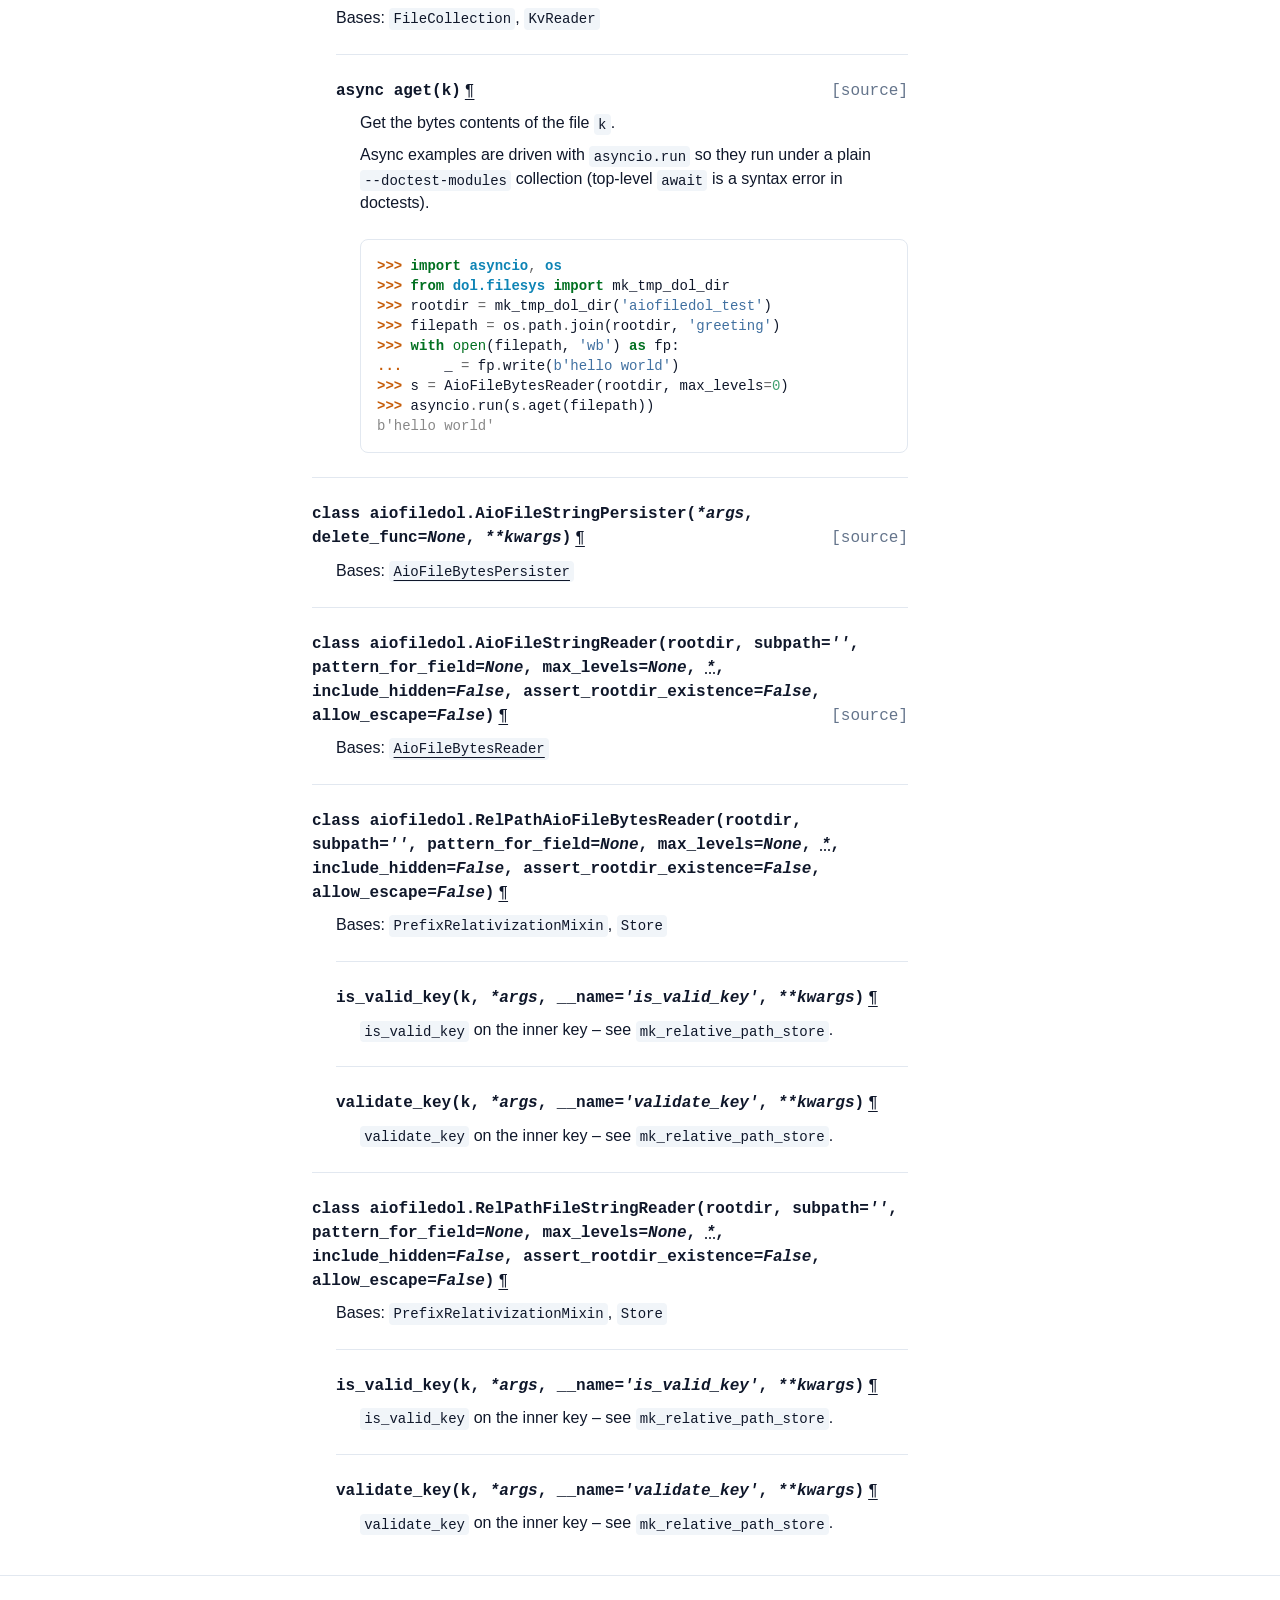
<file: _autosummary/aiofiledol.html>
<!DOCTYPE html>

<html :class="{ 'dark' : darkMode === true }" data-content_root="../" lang="en" x-data="{ darkMode: $persist(window.matchMedia('(prefers-color-scheme: dark)').matches), activeSection: ''}">
<head>
<script>
    (function () {
      // Set initial color scheme
      if ((localStorage.getItem("_x_darkMode") === "true") || (window.matchMedia("(prefers-color-scheme: dark)").matches)) {
        document.documentElement.classList.add("dark");
      }

      // Watch for media preference changes
      window.matchMedia("(prefers-color-scheme: dark)").addEventListener("change", (event) => {
        localStorage.setItem("_x_darkMode", event.matches);
        document.documentElement.classList.toggle("dark", event.matches);
      });
    })();
  </script>
<meta content="width=device-width, initial-scale=1.0" name="viewport"/>
<meta charset="utf-8"/>
<meta content="#ffffff" media="(prefers-color-scheme: light)" name="theme-color"/>
<meta content="#030711" media="(prefers-color-scheme: dark)" name="theme-color"/>
<meta content="width=device-width, initial-scale=1" name="viewport"/>
<link href="aiofiledol.html.md" rel="alternate" type="text/markdown"/>
<link href="../llms.txt" rel="describedby" type="text/markdown"/>
<link href="aiofiledol.html.md" rel="alternate" type="text/markdown"/>
<link href="llms.txt" rel="describedby"/>
<title>aiofiledol</title>
<meta content="aiofiledol" property="og:title"/>
<meta content="aiofiledol" name="twitter:title"/>
<link href="../_static/pygments.css?v=d75fae25" rel="stylesheet" type="text/css"/>
<link href="../_static/theme.css?v=009055c6" rel="stylesheet" type="text/css"/>
<link href="../_static/sphinx_autodoc_typehints.css?v=057ac668" rel="stylesheet" type="text/css"/>
<link href="../_static/copybutton.css?v=76b2166b" rel="stylesheet" type="text/css"/>
<link href="../_static/epythet.css?v=0cbd302c" rel="stylesheet" type="text/css"/>
<link href="../search.html" rel="search" title="Search"/>
<link href="../genindex.html" rel="index" title="Index"/>
<link href="../api.html" rel="prev" title="API reference"/>
</head>
<body :class="{ 'overflow-hidden': showSidebar }" class="min-h-screen font-sans antialiased bg-background text-foreground" x-data="{ showSidebar: false, showScrollTop: false }">
<div @click.self="showSidebar = false" class="fixed inset-0 z-50 overflow-hidden bg-background/80 backdrop-blur-sm md:hidden" x-cloak="" x-show="showSidebar"></div><div class="relative flex flex-col min-h-screen" id="page"><a class="absolute top-0 left-0 z-[100] block bg-background p-4 text-xl transition -translate-x-full opacity-0 focus:translate-x-0 focus:opacity-100" href="#content">
      Skip to content
    </a><header class="sticky top-0 z-40 w-full border-b shadow-xs border-border bg-background/90 backdrop-blur"><div class="container flex items-center h-14">
<div class="hidden mr-4 md:flex">
<a class="flex items-center mr-6" href="../index.html"><span class="hidden font-bold sm:inline-block text-clip whitespace-nowrap">aiofiledol</span>
</a><nav class="flex items-center gap-6 text-sm font-medium">
<a class="transition-colors hover:text-foreground/80 text-foreground/60" href="https://github.com/i2mint/aiofiledol" rel="noopener nofollow">GitHub</a>
</nav></div><button @click="showSidebar = true" class="inline-flex items-center justify-center h-10 px-0 py-2 mr-2 text-base font-medium transition-colors rounded-md hover:text-accent-foreground hover:bg-transparent md:hidden" type="button">
<svg aria-hidden="true" fill="currentColor" height="24" viewbox="0 96 960 960" width="24" xmlns="http://www.w3.org/2000/svg">
<path d="M152.587 825.087q-19.152 0-32.326-13.174t-13.174-32.326q0-19.152 13.174-32.326t32.326-13.174h440q19.152 0 32.326 13.174t13.174 32.326q0 19.152-13.174 32.326t-32.326 13.174h-440Zm0-203.587q-19.152 0-32.326-13.174T107.087 576q0-19.152 13.174-32.326t32.326-13.174h320q19.152 0 32.326 13.174T518.087 576q0 19.152-13.174 32.326T472.587 621.5h-320Zm0-203.587q-19.152 0-32.326-13.174t-13.174-32.326q0-19.152 13.174-32.326t32.326-13.174h440q19.152 0 32.326 13.174t13.174 32.326q0 19.152-13.174 32.326t-32.326 13.174h-440ZM708.913 576l112.174 112.174q12.674 12.674 12.674 31.826t-12.674 31.826Q808.413 764.5 789.261 764.5t-31.826-12.674l-144-144Q600 594.391 600 576t13.435-31.826l144-144q12.674-12.674 31.826-12.674t31.826 12.674q12.674 12.674 12.674 31.826t-12.674 31.826L708.913 576Z"></path>
</svg>
<span class="sr-only">Toggle navigation menu</span>
</button>
<div class="flex items-center justify-between flex-1 gap-2 sm:gap-4 md:justify-end">
<div class="flex-1 w-full md:w-auto md:flex-none"><form @keydown.k.window.meta="$refs.search.focus()" action="../search.html" class="relative flex items-center group" id="searchbox" method="get">
<input aria-label="Search the docs" class="inline-flex items-center font-medium transition-colors bg-transparent focus-visible:outline-none focus-visible:ring-2 focus-visible:ring-ring focus-visible:ring-offset-2 ring-offset-background border border-input hover:bg-accent focus:bg-accent hover:text-accent-foreground focus:text-accent-foreground hover:placeholder-accent-foreground py-2 px-4 relative h-9 w-full justify-start rounded-[0.5rem] text-sm text-muted-foreground sm:pr-12 md:w-40 lg:w-64" id="search-input" name="q" placeholder="Search ..." type="search" x-ref="search"/>
<kbd class="pointer-events-none absolute right-1.5 top-2 hidden h-5 select-none text-muted-foreground items-center gap-1 rounded border border-border bg-muted px-1.5 font-mono text-[10px] font-medium opacity-100 sm:flex group-hover:bg-accent group-hover:text-accent-foreground">
<span class="text-xs">⌘</span>
    K
  </kbd>
</form>
</div>
<nav class="flex items-center gap-1">
<button @click="darkMode = !darkMode" class="relative inline-flex items-center justify-center px-0 text-sm font-medium transition-colors rounded-md hover:bg-accent hover:text-accent-foreground h-9 w-9" title="Toggle color scheme" type="button">
<svg class="absolute transition-all scale-100 rotate-0 dark:-rotate-90 dark:scale-0" fill="currentColor" height="16" viewbox="0 96 960 960" width="16" xmlns="http://www.w3.org/2000/svg">
<path d="M480 685q45.456 0 77.228-31.772Q589 621.456 589 576q0-45.456-31.772-77.228Q525.456 467 480 467q-45.456 0-77.228 31.772Q371 530.544 371 576q0 45.456 31.772 77.228Q434.544 685 480 685Zm0 91q-83 0-141.5-58.5T280 576q0-83 58.5-141.5T480 376q83 0 141.5 58.5T680 576q0 83-58.5 141.5T480 776ZM80 621.5q-19.152 0-32.326-13.174T34.5 576q0-19.152 13.174-32.326T80 530.5h80q19.152 0 32.326 13.174T205.5 576q0 19.152-13.174 32.326T160 621.5H80Zm720 0q-19.152 0-32.326-13.174T754.5 576q0-19.152 13.174-32.326T800 530.5h80q19.152 0 32.326 13.174T925.5 576q0 19.152-13.174 32.326T880 621.5h-80Zm-320-320q-19.152 0-32.326-13.174T434.5 256v-80q0-19.152 13.174-32.326T480 130.5q19.152 0 32.326 13.174T525.5 176v80q0 19.152-13.174 32.326T480 301.5Zm0 720q-19.152 0-32.326-13.17Q434.5 995.152 434.5 976v-80q0-19.152 13.174-32.326T480 850.5q19.152 0 32.326 13.174T525.5 896v80q0 19.152-13.174 32.33-13.174 13.17-32.326 13.17ZM222.174 382.065l-43-42Q165.5 327.391 166 308.239t13.174-33.065q13.435-13.674 32.587-13.674t32.065 13.674l42.239 43q12.674 13.435 12.555 31.706-.12 18.272-12.555 31.946-12.674 13.674-31.445 13.413-18.772-.261-32.446-13.174Zm494 494.761-42.239-43q-12.674-13.435-12.674-32.087t12.674-31.565Q686.609 756.5 705.38 757q18.772.5 32.446 13.174l43 41.761Q794.5 824.609 794 843.761t-13.174 33.065Q767.391 890.5 748.239 890.5t-32.065-13.674Zm-42-494.761Q660.5 369.391 661 350.62q.5-18.772 13.174-32.446l41.761-43Q728.609 261.5 747.761 262t33.065 13.174q13.674 13.435 13.674 32.587t-13.674 32.065l-43 42.239q-13.435 12.674-31.706 12.555-18.272-.12-31.946-12.555Zm-495 494.761Q165.5 863.391 165.5 844.239t13.674-32.065l43-42.239q13.435-12.674 32.087-12.674t31.565 12.674Q299.5 782.609 299 801.38q-.5 18.772-13.174 32.446l-41.761 43Q231.391 890.5 212.239 890t-33.065-13.174ZM480 576Z"></path>
</svg>
<svg class="absolute transition-all scale-0 rotate-90 dark:rotate-0 dark:scale-100" fill="currentColor" height="16" viewbox="0 96 960 960" width="16" xmlns="http://www.w3.org/2000/svg">
<path d="M480 936q-151 0-255.5-104.5T120 576q0-138 90-239.5T440 218q25-3 39 18t-1 44q-17 26-25.5 55t-8.5 61q0 90 63 153t153 63q31 0 61.5-9t54.5-25q21-14 43-1.5t19 39.5q-14 138-117.5 229T480 936Zm0-80q88 0 158-48.5T740 681q-20 5-40 8t-40 3q-123 0-209.5-86.5T364 396q0-20 3-40t8-40q-78 32-126.5 102T200 576q0 116 82 198t198 82Zm-10-270Z"></path>
</svg>
</button>
</nav>
</div>
</div>
</header>
<div class="flex-1"><div class="container md:grid md:grid-cols-[220px_minmax(0,1fr)] md:gap-6 lg:grid-cols-[240px_minmax(0,1fr)] lg:gap-10"><aside :aria-hidden="!showSidebar" :class="{ 'translate-x-0': showSidebar }" class="fixed inset-y-0 left-0 md:top-14 z-50 md:z-30 bg-background md:bg-transparent transition-all duration-100 -translate-x-full md:translate-x-0 ml-0 p-6 md:p-0 md:-ml-2 md:h-[calc(100vh-3.5rem)] w-5/6 md:w-full overflow-y-auto border-r border-border md:sticky" id="left-sidebar">
<a class="justify-start text-sm md:!hidden bg-background" href="../index.html"><span class="font-bold text-clip whitespace-nowrap">aiofiledol</span>
</a>
<div class="relative overflow-hidden md:overflow-auto my-4 md:my-0">
<div class="overflow-y-auto h-full w-full relative pr-6"><nav class="flex md:hidden flex-col font-medium mt-4">
<a href="https://github.com/i2mint/aiofiledol" rel="nofollow noopener">GitHub</a>
</nav><nav class="table w-full min-w-full my-6 lg:my-8">
<ul class="current">
<li class="toctree-l1 current" x-data="{ expanded: $el.classList.contains('current') ? true : false }"><a :class="{ 'expanded' : expanded }" @click="expanded = !expanded" class="reference internal expandable" href="../api.html">API reference<button @click.prevent.stop="expanded = !expanded" type="button" x-cloak=""><span class="sr-only"></span><svg fill="currentColor" height="18px" stroke="none" viewbox="0 0 24 24" width="18px" xmlns="http://www.w3.org/2000/svg"><path d="M10 6L8.59 7.41 13.17 12l-4.58 4.59L10 18l6-6z"></path></svg></button></a><ul class="current" x-show="expanded">
<li class="toctree-l2 current"><a class="current reference internal" href="#">aiofiledol</a></li>
</ul>
</li>
</ul>
</nav>
</div>
</div>
<button @click="showSidebar = false" class="absolute md:hidden right-4 top-4 rounded-sm opacity-70 transition-opacity hover:opacity-100" type="button">
<svg class="h-4 w-4" fill="currentColor" height="24" stroke="none" viewbox="0 96 960 960" width="24" xmlns="http://www.w3.org/2000/svg">
<path d="M480 632 284 828q-11 11-28 11t-28-11q-11-11-11-28t11-28l196-196-196-196q-11-11-11-28t11-28q11-11 28-11t28 11l196 196 196-196q11-11 28-11t28 11q11 11 11 28t-11 28L536 576l196 196q11 11 11 28t-11 28q-11 11-28 11t-28-11L480 632Z"></path>
</svg>
</button>
</aside>
<main class="relative py-6 lg:gap-10 lg:py-8 xl:grid xl:grid-cols-[1fr_300px]">
<div class="w-full min-w-0 mx-auto">
<nav aria-label="breadcrumbs" class="flex items-center mb-4 space-x-1 text-sm text-muted-foreground">
<a class="overflow-hidden text-ellipsis whitespace-nowrap hover:text-foreground" href="../index.html">
<span class="hidden md:inline">aiofiledol</span>
<svg aria-label="Home" class="md:hidden" fill="currentColor" height="18" stroke="none" viewbox="0 96 960 960" width="18" xmlns="http://www.w3.org/2000/svg">
<path d="M240 856h120V616h240v240h120V496L480 316 240 496v360Zm-80 80V456l320-240 320 240v480H520V696h-80v240H160Zm320-350Z"></path>
</svg>
</a>
<div class="mr-1">/</div><a class="hover:text-foreground overflow-hidden text-ellipsis whitespace-nowrap" href="../api.html">API reference</a>
<div class="mr-1">/</div><span aria-current="page" class="font-medium text-foreground overflow-hidden text-ellipsis whitespace-nowrap">aiofiledol</span>
</nav>
<div id="content" role="main">
<section id="module-aiofiledol">
<span id="aiofiledol"></span><h1>aiofiledol<a @click.prevent="window.navigator.clipboard.writeText($el.href); $el.setAttribute('data-tooltip', 'Copied!'); setTimeout(() =&gt; $el.setAttribute('data-tooltip', 'Copy link to this element'), 2000)" aria-label="Copy link to this element" class="headerlink" data-tooltip="Copy link to this element" href="#module-aiofiledol">¶</a></h1>
<p>aiofile (async filesys operations) with a simple (dict-like or list-like) interface</p>
<p class="rubric">Classes</p>
<table class="autosummary longtable docutils align-default">
<tbody>
<tr class="row-odd"><td><p><a class="reference internal" href="#aiofiledol.AioFileBytesPersister" title="aiofiledol.AioFileBytesPersister"><code class="xref py py-obj docutils literal notranslate"><span class="pre">AioFileBytesPersister</span></code></a>(*args[, delete_func])</p></td>
<td><p>Async file persister with configurable deletion.</p></td>
</tr>
<tr class="row-even"><td><p><a class="reference internal" href="#aiofiledol.AioFileBytesReader" title="aiofiledol.AioFileBytesReader"><code class="xref py py-obj docutils literal notranslate"><span class="pre">AioFileBytesReader</span></code></a>(rootdir[, subpath, ...])</p></td>
<td><p></p></td>
</tr>
<tr class="row-odd"><td><p><a class="reference internal" href="#aiofiledol.AioFileStringPersister" title="aiofiledol.AioFileStringPersister"><code class="xref py py-obj docutils literal notranslate"><span class="pre">AioFileStringPersister</span></code></a>(*args[, delete_func])</p></td>
<td><p></p></td>
</tr>
<tr class="row-even"><td><p><a class="reference internal" href="#aiofiledol.AioFileStringReader" title="aiofiledol.AioFileStringReader"><code class="xref py py-obj docutils literal notranslate"><span class="pre">AioFileStringReader</span></code></a>(rootdir[, subpath, ...])</p></td>
<td><p></p></td>
</tr>
<tr class="row-odd"><td><p><a class="reference internal" href="#aiofiledol.RelPathAioFileBytesReader" title="aiofiledol.RelPathAioFileBytesReader"><code class="xref py py-obj docutils literal notranslate"><span class="pre">RelPathAioFileBytesReader</span></code></a>(rootdir[, ...])</p></td>
<td><p></p></td>
</tr>
<tr class="row-even"><td><p><a class="reference internal" href="#aiofiledol.RelPathFileStringReader" title="aiofiledol.RelPathFileStringReader"><code class="xref py py-obj docutils literal notranslate"><span class="pre">RelPathFileStringReader</span></code></a>(rootdir[, subpath, ...])</p></td>
<td><p></p></td>
</tr>
</tbody>
</table>
<dl class="py class">
<dt class="sig sig-object py" id="aiofiledol.AioFileBytesPersister">
<span class="property"><span class="k"><span class="pre">class</span></span><span class="w"> </span></span><span class="sig-prename descclassname"><span class="pre">aiofiledol.</span></span><span class="sig-name descname"><span class="pre">AioFileBytesPersister</span></span><span class="sig-paren">(</span><em class="sig-param"><span class="o"><span class="pre">*</span></span><span class="n"><span class="pre">args</span></span></em>, <em class="sig-param"><span class="n"><span class="pre">delete_func</span></span><span class="o"><span class="pre">=</span></span><span class="default_value"><span class="pre">None</span></span></em>, <em class="sig-param"><span class="o"><span class="pre">**</span></span><span class="n"><span class="pre">kwargs</span></span></em><span class="sig-paren">)</span><a class="reference internal" href="../_modules/aiofiledol.html#AioFileBytesPersister"><span class="viewcode-link"><span class="pre">[source]</span></span></a><a @click.prevent="window.navigator.clipboard.writeText($el.href); $el.setAttribute('data-tooltip', 'Copied!'); setTimeout(() =&gt; $el.setAttribute('data-tooltip', 'Copy link to this element'), 2000)" aria-label="Copy link to this element" class="headerlink" data-tooltip="Copy link to this element" href="#aiofiledol.AioFileBytesPersister" x-intersect.margin.0%.0%.-70%.0%="activeSection = '#aiofiledol.AioFileBytesPersister'">¶</a></dt>
<dd><p>Bases: <code class="xref py py-class docutils literal notranslate"><span class="pre">LocalFileDeleteMixin</span></code>, <a class="reference internal" href="#aiofiledol.AioFileBytesReader" title="aiofiledol.AioFileBytesReader"><code class="xref py py-class docutils literal notranslate"><span class="pre">AioFileBytesReader</span></code></a>, <code class="xref py py-class docutils literal notranslate"><span class="pre">KvPersister</span></code></p>
<p>Async file persister with configurable deletion.</p>
<p class="rubric">Examples</p>
<div class="doctest highlight-default notranslate"><div class="highlight"><pre><span></span><code><span id="line-1"><span class="gp">&gt;&gt;&gt; </span><span class="kn">from</span><span class="w"> </span><span class="nn">dol.filesys</span><span class="w"> </span><span class="kn">import</span> <span class="n">mk_tmp_dol_dir</span>
</span><span id="line-2"><span class="gp">&gt;&gt;&gt; </span><span class="n">rootdir</span> <span class="o">=</span> <span class="n">mk_tmp_dol_dir</span><span class="p">(</span><span class="s1">'aiofiledol_test'</span><span class="p">)</span>
</span><span id="line-3"><span class="gp">&gt;&gt;&gt; </span><span class="c1"># Default: safe trash with warning on fallback</span>
</span><span id="line-4"><span class="gp">&gt;&gt;&gt; </span><span class="n">store</span> <span class="o">=</span> <span class="n">AioFileBytesPersister</span><span class="p">(</span><span class="n">rootdir</span><span class="p">)</span>
</span><span id="line-5"><span class="gp">&gt;&gt;&gt; </span><span class="c1"># Permanent deletion without warnings</span>
</span><span id="line-6"><span class="gp">&gt;&gt;&gt; </span><span class="kn">from</span><span class="w"> </span><span class="nn">dol.trash</span><span class="w"> </span><span class="kn">import</span> <span class="n">permanent_delete</span>
</span><span id="line-7"><span class="gp">&gt;&gt;&gt; </span><span class="n">store</span> <span class="o">=</span> <span class="n">AioFileBytesPersister</span><span class="p">(</span><span class="n">rootdir</span><span class="p">,</span> <span class="n">delete_func</span><span class="o">=</span><span class="n">permanent_delete</span><span class="p">)</span>
</span></code></pre></div>
</div>
<dl class="py method">
<dt class="sig sig-object py" id="aiofiledol.AioFileBytesPersister.asetitem">
<span class="sig-name descname"><span class="pre">asetitem</span></span><span class="sig-paren">(</span><em class="sig-param"><span class="n"><span class="pre">k</span></span></em>, <em class="sig-param"><span class="n"><span class="pre">v</span></span></em><span class="sig-paren">)</span><a class="reference internal" href="../_modules/aiofiledol.html#AioFileBytesPersister.asetitem"><span class="viewcode-link"><span class="pre">[source]</span></span></a><a @click.prevent="window.navigator.clipboard.writeText($el.href); $el.setAttribute('data-tooltip', 'Copied!'); setTimeout(() =&gt; $el.setAttribute('data-tooltip', 'Copy link to this element'), 2000)" aria-label="Copy link to this element" class="headerlink" data-tooltip="Copy link to this element" href="#aiofiledol.AioFileBytesPersister.asetitem" x-intersect.margin.0%.0%.-70%.0%="activeSection = '#aiofiledol.AioFileBytesPersister.asetitem'">¶</a></dt>
<dd><p>Write bytes <code class="docutils literal notranslate"><span class="pre">v</span></code> to the file at key <code class="docutils literal notranslate"><span class="pre">k</span></code> (async).</p>
<div class="doctest highlight-default notranslate"><div class="highlight"><pre><span></span><code><span id="line-1"><span class="gp">&gt;&gt;&gt; </span><span class="kn">import</span><span class="w"> </span><span class="nn">asyncio</span><span class="o">,</span><span class="w"> </span><span class="nn">os</span>
</span><span id="line-2"><span class="gp">&gt;&gt;&gt; </span><span class="kn">from</span><span class="w"> </span><span class="nn">dol.filesys</span><span class="w"> </span><span class="kn">import</span> <span class="n">mk_tmp_dol_dir</span>
</span><span id="line-3"><span class="gp">&gt;&gt;&gt; </span><span class="n">rootdir</span> <span class="o">=</span> <span class="n">mk_tmp_dol_dir</span><span class="p">(</span><span class="s1">'aiofiledol_test'</span><span class="p">)</span>
</span><span id="line-4"><span class="gp">&gt;&gt;&gt; </span><span class="n">rpath</span> <span class="o">=</span> <span class="k">lambda</span> <span class="o">*</span><span class="n">p</span><span class="p">:</span> <span class="n">os</span><span class="o">.</span><span class="n">path</span><span class="o">.</span><span class="n">join</span><span class="p">(</span><span class="n">rootdir</span><span class="p">,</span> <span class="o">*</span><span class="n">p</span><span class="p">)</span>
</span><span id="line-5"><span class="gp">&gt;&gt;&gt; </span><span class="n">s</span> <span class="o">=</span> <span class="n">AioFileBytesPersister</span><span class="p">(</span><span class="n">rootdir</span><span class="p">)</span>
</span><span id="line-6"><span class="gp">&gt;&gt;&gt; </span><span class="n">k</span> <span class="o">=</span> <span class="n">rpath</span><span class="p">(</span><span class="s1">'foo'</span><span class="p">)</span>
</span><span id="line-7"><span class="gp">&gt;&gt;&gt; </span><span class="k">if</span> <span class="n">k</span> <span class="ow">in</span> <span class="n">s</span><span class="p">:</span>
</span><span id="line-8"><span class="gp">... </span>    <span class="k">del</span> <span class="n">s</span><span class="p">[</span><span class="n">k</span><span class="p">]</span>  <span class="c1"># delete key if present</span>
</span><span id="line-9"><span class="gp">&gt;&gt;&gt; </span><span class="n">n</span> <span class="o">=</span> <span class="nb">len</span><span class="p">(</span><span class="n">s</span><span class="p">)</span>  <span class="c1"># number of items in store</span>
</span><span id="line-10"><span class="gp">&gt;&gt;&gt; </span><span class="n">asyncio</span><span class="o">.</span><span class="n">run</span><span class="p">(</span><span class="n">s</span><span class="o">.</span><span class="n">asetitem</span><span class="p">(</span><span class="n">k</span><span class="p">,</span> <span class="sa">b</span><span class="s1">'bar'</span><span class="p">))</span>
</span><span id="line-11"><span class="gp">&gt;&gt;&gt; </span><span class="nb">len</span><span class="p">(</span><span class="n">s</span><span class="p">)</span> <span class="o">==</span> <span class="n">n</span> <span class="o">+</span> <span class="mi">1</span>  <span class="c1"># there's one more item in store</span>
</span><span id="line-12"><span class="go">True</span>
</span><span id="line-13"><span class="gp">&gt;&gt;&gt; </span><span class="n">k</span> <span class="ow">in</span> <span class="n">s</span>
</span><span id="line-14"><span class="go">True</span>
</span><span id="line-15"><span class="gp">&gt;&gt;&gt; </span><span class="n">asyncio</span><span class="o">.</span><span class="n">run</span><span class="p">(</span><span class="n">s</span><span class="o">.</span><span class="n">aget</span><span class="p">(</span><span class="n">k</span><span class="p">))</span>  <span class="c1"># read it back (async reader; __getitem__ is disabled)</span>
</span><span id="line-16"><span class="go">b'bar'</span>
</span></code></pre></div>
</div>
</dd></dl>
</dd></dl>
<dl class="py class">
<dt class="sig sig-object py" id="aiofiledol.AioFileBytesReader">
<span class="property"><span class="k"><span class="pre">class</span></span><span class="w"> </span></span><span class="sig-prename descclassname"><span class="pre">aiofiledol.</span></span><span class="sig-name descname"><span class="pre">AioFileBytesReader</span></span><span class="sig-paren">(</span><em class="sig-param"><span class="n"><span class="pre">rootdir</span></span></em>, <em class="sig-param"><span class="n"><span class="pre">subpath</span></span><span class="o"><span class="pre">=</span></span><span class="default_value"><span class="pre">''</span></span></em>, <em class="sig-param"><span class="n"><span class="pre">pattern_for_field</span></span><span class="o"><span class="pre">=</span></span><span class="default_value"><span class="pre">None</span></span></em>, <em class="sig-param"><span class="n"><span class="pre">max_levels</span></span><span class="o"><span class="pre">=</span></span><span class="default_value"><span class="pre">None</span></span></em>, <em class="sig-param"><span class="keyword-only-separator o"><abbr title="Keyword-only parameters separator (PEP 3102)"><span class="pre">*</span></abbr></span></em>, <em class="sig-param"><span class="n"><span class="pre">include_hidden</span></span><span class="o"><span class="pre">=</span></span><span class="default_value"><span class="pre">False</span></span></em>, <em class="sig-param"><span class="n"><span class="pre">assert_rootdir_existence</span></span><span class="o"><span class="pre">=</span></span><span class="default_value"><span class="pre">False</span></span></em>, <em class="sig-param"><span class="n"><span class="pre">allow_escape</span></span><span class="o"><span class="pre">=</span></span><span class="default_value"><span class="pre">False</span></span></em><span class="sig-paren">)</span><a class="reference internal" href="../_modules/aiofiledol.html#AioFileBytesReader"><span class="viewcode-link"><span class="pre">[source]</span></span></a><a @click.prevent="window.navigator.clipboard.writeText($el.href); $el.setAttribute('data-tooltip', 'Copied!'); setTimeout(() =&gt; $el.setAttribute('data-tooltip', 'Copy link to this element'), 2000)" aria-label="Copy link to this element" class="headerlink" data-tooltip="Copy link to this element" href="#aiofiledol.AioFileBytesReader" x-intersect.margin.0%.0%.-70%.0%="activeSection = '#aiofiledol.AioFileBytesReader'">¶</a></dt>
<dd><p>Bases: <code class="xref py py-class docutils literal notranslate"><span class="pre">FileCollection</span></code>, <code class="xref py py-class docutils literal notranslate"><span class="pre">KvReader</span></code></p>
<dl class="py method">
<dt class="sig sig-object py" id="aiofiledol.AioFileBytesReader.aget">
<span class="property"><span class="k"><span class="pre">async</span></span><span class="w"> </span></span><span class="sig-name descname"><span class="pre">aget</span></span><span class="sig-paren">(</span><em class="sig-param"><span class="n"><span class="pre">k</span></span></em><span class="sig-paren">)</span><a class="reference internal" href="../_modules/aiofiledol.html#AioFileBytesReader.aget"><span class="viewcode-link"><span class="pre">[source]</span></span></a><a @click.prevent="window.navigator.clipboard.writeText($el.href); $el.setAttribute('data-tooltip', 'Copied!'); setTimeout(() =&gt; $el.setAttribute('data-tooltip', 'Copy link to this element'), 2000)" aria-label="Copy link to this element" class="headerlink" data-tooltip="Copy link to this element" href="#aiofiledol.AioFileBytesReader.aget" x-intersect.margin.0%.0%.-70%.0%="activeSection = '#aiofiledol.AioFileBytesReader.aget'">¶</a></dt>
<dd><p>Get the bytes contents of the file <code class="docutils literal notranslate"><span class="pre">k</span></code>.</p>
<p>Async examples are driven with <code class="docutils literal notranslate"><span class="pre">asyncio.run</span></code> so they run under a
plain <code class="docutils literal notranslate"><span class="pre">--doctest-modules</span></code> collection (top-level <code class="docutils literal notranslate"><span class="pre">await</span></code> is a
syntax error in doctests).</p>
<div class="doctest highlight-default notranslate"><div class="highlight"><pre><span></span><code><span id="line-1"><span class="gp">&gt;&gt;&gt; </span><span class="kn">import</span><span class="w"> </span><span class="nn">asyncio</span><span class="o">,</span><span class="w"> </span><span class="nn">os</span>
</span><span id="line-2"><span class="gp">&gt;&gt;&gt; </span><span class="kn">from</span><span class="w"> </span><span class="nn">dol.filesys</span><span class="w"> </span><span class="kn">import</span> <span class="n">mk_tmp_dol_dir</span>
</span><span id="line-3"><span class="gp">&gt;&gt;&gt; </span><span class="n">rootdir</span> <span class="o">=</span> <span class="n">mk_tmp_dol_dir</span><span class="p">(</span><span class="s1">'aiofiledol_test'</span><span class="p">)</span>
</span><span id="line-4"><span class="gp">&gt;&gt;&gt; </span><span class="n">filepath</span> <span class="o">=</span> <span class="n">os</span><span class="o">.</span><span class="n">path</span><span class="o">.</span><span class="n">join</span><span class="p">(</span><span class="n">rootdir</span><span class="p">,</span> <span class="s1">'greeting'</span><span class="p">)</span>
</span><span id="line-5"><span class="gp">&gt;&gt;&gt; </span><span class="k">with</span> <span class="nb">open</span><span class="p">(</span><span class="n">filepath</span><span class="p">,</span> <span class="s1">'wb'</span><span class="p">)</span> <span class="k">as</span> <span class="n">fp</span><span class="p">:</span>
</span><span id="line-6"><span class="gp">... </span>    <span class="n">_</span> <span class="o">=</span> <span class="n">fp</span><span class="o">.</span><span class="n">write</span><span class="p">(</span><span class="sa">b</span><span class="s1">'hello world'</span><span class="p">)</span>
</span><span id="line-7"><span class="gp">&gt;&gt;&gt; </span><span class="n">s</span> <span class="o">=</span> <span class="n">AioFileBytesReader</span><span class="p">(</span><span class="n">rootdir</span><span class="p">,</span> <span class="n">max_levels</span><span class="o">=</span><span class="mi">0</span><span class="p">)</span>
</span><span id="line-8"><span class="gp">&gt;&gt;&gt; </span><span class="n">asyncio</span><span class="o">.</span><span class="n">run</span><span class="p">(</span><span class="n">s</span><span class="o">.</span><span class="n">aget</span><span class="p">(</span><span class="n">filepath</span><span class="p">))</span>
</span><span id="line-9"><span class="go">b'hello world'</span>
</span></code></pre></div>
</div>
</dd></dl>
</dd></dl>
<dl class="py class">
<dt class="sig sig-object py" id="aiofiledol.AioFileStringPersister">
<span class="property"><span class="k"><span class="pre">class</span></span><span class="w"> </span></span><span class="sig-prename descclassname"><span class="pre">aiofiledol.</span></span><span class="sig-name descname"><span class="pre">AioFileStringPersister</span></span><span class="sig-paren">(</span><em class="sig-param"><span class="o"><span class="pre">*</span></span><span class="n"><span class="pre">args</span></span></em>, <em class="sig-param"><span class="n"><span class="pre">delete_func</span></span><span class="o"><span class="pre">=</span></span><span class="default_value"><span class="pre">None</span></span></em>, <em class="sig-param"><span class="o"><span class="pre">**</span></span><span class="n"><span class="pre">kwargs</span></span></em><span class="sig-paren">)</span><a class="reference internal" href="../_modules/aiofiledol.html#AioFileStringPersister"><span class="viewcode-link"><span class="pre">[source]</span></span></a><a @click.prevent="window.navigator.clipboard.writeText($el.href); $el.setAttribute('data-tooltip', 'Copied!'); setTimeout(() =&gt; $el.setAttribute('data-tooltip', 'Copy link to this element'), 2000)" aria-label="Copy link to this element" class="headerlink" data-tooltip="Copy link to this element" href="#aiofiledol.AioFileStringPersister" x-intersect.margin.0%.0%.-70%.0%="activeSection = '#aiofiledol.AioFileStringPersister'">¶</a></dt>
<dd><p>Bases: <a class="reference internal" href="#aiofiledol.AioFileBytesPersister" title="aiofiledol.AioFileBytesPersister"><code class="xref py py-class docutils literal notranslate"><span class="pre">AioFileBytesPersister</span></code></a></p>
</dd></dl>
<dl class="py class">
<dt class="sig sig-object py" id="aiofiledol.AioFileStringReader">
<span class="property"><span class="k"><span class="pre">class</span></span><span class="w"> </span></span><span class="sig-prename descclassname"><span class="pre">aiofiledol.</span></span><span class="sig-name descname"><span class="pre">AioFileStringReader</span></span><span class="sig-paren">(</span><em class="sig-param"><span class="n"><span class="pre">rootdir</span></span></em>, <em class="sig-param"><span class="n"><span class="pre">subpath</span></span><span class="o"><span class="pre">=</span></span><span class="default_value"><span class="pre">''</span></span></em>, <em class="sig-param"><span class="n"><span class="pre">pattern_for_field</span></span><span class="o"><span class="pre">=</span></span><span class="default_value"><span class="pre">None</span></span></em>, <em class="sig-param"><span class="n"><span class="pre">max_levels</span></span><span class="o"><span class="pre">=</span></span><span class="default_value"><span class="pre">None</span></span></em>, <em class="sig-param"><span class="keyword-only-separator o"><abbr title="Keyword-only parameters separator (PEP 3102)"><span class="pre">*</span></abbr></span></em>, <em class="sig-param"><span class="n"><span class="pre">include_hidden</span></span><span class="o"><span class="pre">=</span></span><span class="default_value"><span class="pre">False</span></span></em>, <em class="sig-param"><span class="n"><span class="pre">assert_rootdir_existence</span></span><span class="o"><span class="pre">=</span></span><span class="default_value"><span class="pre">False</span></span></em>, <em class="sig-param"><span class="n"><span class="pre">allow_escape</span></span><span class="o"><span class="pre">=</span></span><span class="default_value"><span class="pre">False</span></span></em><span class="sig-paren">)</span><a class="reference internal" href="../_modules/aiofiledol.html#AioFileStringReader"><span class="viewcode-link"><span class="pre">[source]</span></span></a><a @click.prevent="window.navigator.clipboard.writeText($el.href); $el.setAttribute('data-tooltip', 'Copied!'); setTimeout(() =&gt; $el.setAttribute('data-tooltip', 'Copy link to this element'), 2000)" aria-label="Copy link to this element" class="headerlink" data-tooltip="Copy link to this element" href="#aiofiledol.AioFileStringReader" x-intersect.margin.0%.0%.-70%.0%="activeSection = '#aiofiledol.AioFileStringReader'">¶</a></dt>
<dd><p>Bases: <a class="reference internal" href="#aiofiledol.AioFileBytesReader" title="aiofiledol.AioFileBytesReader"><code class="xref py py-class docutils literal notranslate"><span class="pre">AioFileBytesReader</span></code></a></p>
</dd></dl>
<dl class="py class">
<dt class="sig sig-object py" id="aiofiledol.RelPathAioFileBytesReader">
<span class="property"><span class="k"><span class="pre">class</span></span><span class="w"> </span></span><span class="sig-prename descclassname"><span class="pre">aiofiledol.</span></span><span class="sig-name descname"><span class="pre">RelPathAioFileBytesReader</span></span><span class="sig-paren">(</span><em class="sig-param"><span class="n"><span class="pre">rootdir</span></span></em>, <em class="sig-param"><span class="n"><span class="pre">subpath</span></span><span class="o"><span class="pre">=</span></span><span class="default_value"><span class="pre">''</span></span></em>, <em class="sig-param"><span class="n"><span class="pre">pattern_for_field</span></span><span class="o"><span class="pre">=</span></span><span class="default_value"><span class="pre">None</span></span></em>, <em class="sig-param"><span class="n"><span class="pre">max_levels</span></span><span class="o"><span class="pre">=</span></span><span class="default_value"><span class="pre">None</span></span></em>, <em class="sig-param"><span class="keyword-only-separator o"><abbr title="Keyword-only parameters separator (PEP 3102)"><span class="pre">*</span></abbr></span></em>, <em class="sig-param"><span class="n"><span class="pre">include_hidden</span></span><span class="o"><span class="pre">=</span></span><span class="default_value"><span class="pre">False</span></span></em>, <em class="sig-param"><span class="n"><span class="pre">assert_rootdir_existence</span></span><span class="o"><span class="pre">=</span></span><span class="default_value"><span class="pre">False</span></span></em>, <em class="sig-param"><span class="n"><span class="pre">allow_escape</span></span><span class="o"><span class="pre">=</span></span><span class="default_value"><span class="pre">False</span></span></em><span class="sig-paren">)</span><a @click.prevent="window.navigator.clipboard.writeText($el.href); $el.setAttribute('data-tooltip', 'Copied!'); setTimeout(() =&gt; $el.setAttribute('data-tooltip', 'Copy link to this element'), 2000)" aria-label="Copy link to this element" class="headerlink" data-tooltip="Copy link to this element" href="#aiofiledol.RelPathAioFileBytesReader" x-intersect.margin.0%.0%.-70%.0%="activeSection = '#aiofiledol.RelPathAioFileBytesReader'">¶</a></dt>
<dd><p>Bases: <code class="xref py py-class docutils literal notranslate"><span class="pre">PrefixRelativizationMixin</span></code>, <code class="xref py py-class docutils literal notranslate"><span class="pre">Store</span></code></p>
<dl class="py method">
<dt class="sig sig-object py" id="aiofiledol.RelPathAioFileBytesReader.is_valid_key">
<span class="sig-name descname"><span class="pre">is_valid_key</span></span><span class="sig-paren">(</span><em class="sig-param"><span class="n"><span class="pre">k</span></span></em>, <em class="sig-param"><span class="o"><span class="pre">*</span></span><span class="n"><span class="pre">args</span></span></em>, <em class="sig-param"><span class="n"><span class="pre">__name</span></span><span class="o"><span class="pre">=</span></span><span class="default_value"><span class="pre">'is_valid_key'</span></span></em>, <em class="sig-param"><span class="o"><span class="pre">**</span></span><span class="n"><span class="pre">kwargs</span></span></em><span class="sig-paren">)</span><a @click.prevent="window.navigator.clipboard.writeText($el.href); $el.setAttribute('data-tooltip', 'Copied!'); setTimeout(() =&gt; $el.setAttribute('data-tooltip', 'Copy link to this element'), 2000)" aria-label="Copy link to this element" class="headerlink" data-tooltip="Copy link to this element" href="#aiofiledol.RelPathAioFileBytesReader.is_valid_key" x-intersect.margin.0%.0%.-70%.0%="activeSection = '#aiofiledol.RelPathAioFileBytesReader.is_valid_key'">¶</a></dt>
<dd><p><code class="docutils literal notranslate"><span class="pre">is_valid_key</span></code> on the inner key – see <code class="docutils literal notranslate"><span class="pre">mk_relative_path_store</span></code>.</p>
</dd></dl>
<dl class="py method">
<dt class="sig sig-object py" id="aiofiledol.RelPathAioFileBytesReader.validate_key">
<span class="sig-name descname"><span class="pre">validate_key</span></span><span class="sig-paren">(</span><em class="sig-param"><span class="n"><span class="pre">k</span></span></em>, <em class="sig-param"><span class="o"><span class="pre">*</span></span><span class="n"><span class="pre">args</span></span></em>, <em class="sig-param"><span class="n"><span class="pre">__name</span></span><span class="o"><span class="pre">=</span></span><span class="default_value"><span class="pre">'validate_key'</span></span></em>, <em class="sig-param"><span class="o"><span class="pre">**</span></span><span class="n"><span class="pre">kwargs</span></span></em><span class="sig-paren">)</span><a @click.prevent="window.navigator.clipboard.writeText($el.href); $el.setAttribute('data-tooltip', 'Copied!'); setTimeout(() =&gt; $el.setAttribute('data-tooltip', 'Copy link to this element'), 2000)" aria-label="Copy link to this element" class="headerlink" data-tooltip="Copy link to this element" href="#aiofiledol.RelPathAioFileBytesReader.validate_key" x-intersect.margin.0%.0%.-70%.0%="activeSection = '#aiofiledol.RelPathAioFileBytesReader.validate_key'">¶</a></dt>
<dd><p><code class="docutils literal notranslate"><span class="pre">validate_key</span></code> on the inner key – see <code class="docutils literal notranslate"><span class="pre">mk_relative_path_store</span></code>.</p>
</dd></dl>
</dd></dl>
<dl class="py class">
<dt class="sig sig-object py" id="aiofiledol.RelPathFileStringReader">
<span class="property"><span class="k"><span class="pre">class</span></span><span class="w"> </span></span><span class="sig-prename descclassname"><span class="pre">aiofiledol.</span></span><span class="sig-name descname"><span class="pre">RelPathFileStringReader</span></span><span class="sig-paren">(</span><em class="sig-param"><span class="n"><span class="pre">rootdir</span></span></em>, <em class="sig-param"><span class="n"><span class="pre">subpath</span></span><span class="o"><span class="pre">=</span></span><span class="default_value"><span class="pre">''</span></span></em>, <em class="sig-param"><span class="n"><span class="pre">pattern_for_field</span></span><span class="o"><span class="pre">=</span></span><span class="default_value"><span class="pre">None</span></span></em>, <em class="sig-param"><span class="n"><span class="pre">max_levels</span></span><span class="o"><span class="pre">=</span></span><span class="default_value"><span class="pre">None</span></span></em>, <em class="sig-param"><span class="keyword-only-separator o"><abbr title="Keyword-only parameters separator (PEP 3102)"><span class="pre">*</span></abbr></span></em>, <em class="sig-param"><span class="n"><span class="pre">include_hidden</span></span><span class="o"><span class="pre">=</span></span><span class="default_value"><span class="pre">False</span></span></em>, <em class="sig-param"><span class="n"><span class="pre">assert_rootdir_existence</span></span><span class="o"><span class="pre">=</span></span><span class="default_value"><span class="pre">False</span></span></em>, <em class="sig-param"><span class="n"><span class="pre">allow_escape</span></span><span class="o"><span class="pre">=</span></span><span class="default_value"><span class="pre">False</span></span></em><span class="sig-paren">)</span><a @click.prevent="window.navigator.clipboard.writeText($el.href); $el.setAttribute('data-tooltip', 'Copied!'); setTimeout(() =&gt; $el.setAttribute('data-tooltip', 'Copy link to this element'), 2000)" aria-label="Copy link to this element" class="headerlink" data-tooltip="Copy link to this element" href="#aiofiledol.RelPathFileStringReader" x-intersect.margin.0%.0%.-70%.0%="activeSection = '#aiofiledol.RelPathFileStringReader'">¶</a></dt>
<dd><p>Bases: <code class="xref py py-class docutils literal notranslate"><span class="pre">PrefixRelativizationMixin</span></code>, <code class="xref py py-class docutils literal notranslate"><span class="pre">Store</span></code></p>
<dl class="py method">
<dt class="sig sig-object py" id="aiofiledol.RelPathFileStringReader.is_valid_key">
<span class="sig-name descname"><span class="pre">is_valid_key</span></span><span class="sig-paren">(</span><em class="sig-param"><span class="n"><span class="pre">k</span></span></em>, <em class="sig-param"><span class="o"><span class="pre">*</span></span><span class="n"><span class="pre">args</span></span></em>, <em class="sig-param"><span class="n"><span class="pre">__name</span></span><span class="o"><span class="pre">=</span></span><span class="default_value"><span class="pre">'is_valid_key'</span></span></em>, <em class="sig-param"><span class="o"><span class="pre">**</span></span><span class="n"><span class="pre">kwargs</span></span></em><span class="sig-paren">)</span><a @click.prevent="window.navigator.clipboard.writeText($el.href); $el.setAttribute('data-tooltip', 'Copied!'); setTimeout(() =&gt; $el.setAttribute('data-tooltip', 'Copy link to this element'), 2000)" aria-label="Copy link to this element" class="headerlink" data-tooltip="Copy link to this element" href="#aiofiledol.RelPathFileStringReader.is_valid_key" x-intersect.margin.0%.0%.-70%.0%="activeSection = '#aiofiledol.RelPathFileStringReader.is_valid_key'">¶</a></dt>
<dd><p><code class="docutils literal notranslate"><span class="pre">is_valid_key</span></code> on the inner key – see <code class="docutils literal notranslate"><span class="pre">mk_relative_path_store</span></code>.</p>
</dd></dl>
<dl class="py method">
<dt class="sig sig-object py" id="aiofiledol.RelPathFileStringReader.validate_key">
<span class="sig-name descname"><span class="pre">validate_key</span></span><span class="sig-paren">(</span><em class="sig-param"><span class="n"><span class="pre">k</span></span></em>, <em class="sig-param"><span class="o"><span class="pre">*</span></span><span class="n"><span class="pre">args</span></span></em>, <em class="sig-param"><span class="n"><span class="pre">__name</span></span><span class="o"><span class="pre">=</span></span><span class="default_value"><span class="pre">'validate_key'</span></span></em>, <em class="sig-param"><span class="o"><span class="pre">**</span></span><span class="n"><span class="pre">kwargs</span></span></em><span class="sig-paren">)</span><a @click.prevent="window.navigator.clipboard.writeText($el.href); $el.setAttribute('data-tooltip', 'Copied!'); setTimeout(() =&gt; $el.setAttribute('data-tooltip', 'Copy link to this element'), 2000)" aria-label="Copy link to this element" class="headerlink" data-tooltip="Copy link to this element" href="#aiofiledol.RelPathFileStringReader.validate_key" x-intersect.margin.0%.0%.-70%.0%="activeSection = '#aiofiledol.RelPathFileStringReader.validate_key'">¶</a></dt>
<dd><p><code class="docutils literal notranslate"><span class="pre">validate_key</span></code> on the inner key – see <code class="docutils literal notranslate"><span class="pre">mk_relative_path_store</span></code>.</p>
</dd></dl>
</dd></dl>
</section>
</div></div><aside class="hidden text-sm xl:block" id="right-sidebar">
<div class="sticky top-16 -mt-10 max-h-[calc(100vh-5rem)] h-full overflow-y-auto pt-6 space-y-2"><p class="font-medium">On this page</p>
<ul>
<li><a :data-current="activeSection === '#aiofiledol.AioFileBytesPersister'" class="reference internal" href="#aiofiledol.AioFileBytesPersister"><code class="docutils literal notranslate"><span class="pre">AioFileBytesPersister</span></code></a><ul>
<li><a :data-current="activeSection === '#aiofiledol.AioFileBytesPersister.asetitem'" class="reference internal" href="#aiofiledol.AioFileBytesPersister.asetitem"><code class="docutils literal notranslate"><span class="pre">AioFileBytesPersister.asetitem()</span></code></a></li>
</ul>
</li>
<li><a :data-current="activeSection === '#aiofiledol.AioFileBytesReader'" class="reference internal" href="#aiofiledol.AioFileBytesReader"><code class="docutils literal notranslate"><span class="pre">AioFileBytesReader</span></code></a><ul>
<li><a :data-current="activeSection === '#aiofiledol.AioFileBytesReader.aget'" class="reference internal" href="#aiofiledol.AioFileBytesReader.aget"><code class="docutils literal notranslate"><span class="pre">AioFileBytesReader.aget()</span></code></a></li>
</ul>
</li>
<li><a :data-current="activeSection === '#aiofiledol.AioFileStringPersister'" class="reference internal" href="#aiofiledol.AioFileStringPersister"><code class="docutils literal notranslate"><span class="pre">AioFileStringPersister</span></code></a></li>
<li><a :data-current="activeSection === '#aiofiledol.AioFileStringReader'" class="reference internal" href="#aiofiledol.AioFileStringReader"><code class="docutils literal notranslate"><span class="pre">AioFileStringReader</span></code></a></li>
<li><a :data-current="activeSection === '#aiofiledol.RelPathAioFileBytesReader'" class="reference internal" href="#aiofiledol.RelPathAioFileBytesReader"><code class="docutils literal notranslate"><span class="pre">RelPathAioFileBytesReader</span></code></a><ul>
<li><a :data-current="activeSection === '#aiofiledol.RelPathAioFileBytesReader.is_valid_key'" class="reference internal" href="#aiofiledol.RelPathAioFileBytesReader.is_valid_key"><code class="docutils literal notranslate"><span class="pre">RelPathAioFileBytesReader.is_valid_key()</span></code></a></li>
<li><a :data-current="activeSection === '#aiofiledol.RelPathAioFileBytesReader.validate_key'" class="reference internal" href="#aiofiledol.RelPathAioFileBytesReader.validate_key"><code class="docutils literal notranslate"><span class="pre">RelPathAioFileBytesReader.validate_key()</span></code></a></li>
</ul>
</li>
<li><a :data-current="activeSection === '#aiofiledol.RelPathFileStringReader'" class="reference internal" href="#aiofiledol.RelPathFileStringReader"><code class="docutils literal notranslate"><span class="pre">RelPathFileStringReader</span></code></a><ul>
<li><a :data-current="activeSection === '#aiofiledol.RelPathFileStringReader.is_valid_key'" class="reference internal" href="#aiofiledol.RelPathFileStringReader.is_valid_key"><code class="docutils literal notranslate"><span class="pre">RelPathFileStringReader.is_valid_key()</span></code></a></li>
<li><a :data-current="activeSection === '#aiofiledol.RelPathFileStringReader.validate_key'" class="reference internal" href="#aiofiledol.RelPathFileStringReader.validate_key"><code class="docutils literal notranslate"><span class="pre">RelPathFileStringReader.validate_key()</span></code></a></li>
</ul>
</li>
</ul>
</div>
</aside>
</main>
</div>
</div><footer class="py-6 border-t border-border md:py-0">
<div class="container flex flex-col items-center justify-between gap-4 md:h-24 md:flex-row">
<div class="flex flex-col items-center gap-4 px-8 md:flex-row md:gap-2 md:px-0">
<p class="text-sm leading-loose text-center text-muted-foreground md:text-left"></p>
</div>
</div>
</footer>
</div>
<script src="../_static/documentation_options.js?v=f7cdbf68"></script>
<script src="../_static/doctools.js?v=fd6eb6e6"></script>
<script src="../_static/sphinx_highlight.js?v=6ffebe34"></script>
<script src="../_static/clipboard.min.js?v=a7894cd8"></script>
<script src="../_static/copybutton.js?v=fd10adb8"></script>
<script defer="defer" src="../_static/theme.js?v=49cc6205"></script>
</body>
</html>
</file>
<file: _static/pygments.css>
pre { line-height: 125%; }
td.linenos .normal { color: #666666; background-color: transparent; padding-left: 5px; padding-right: 5px; }
span.linenos { color: #666666; background-color: transparent; padding-left: 5px; padding-right: 5px; }
td.linenos .special { color: #000000; background-color: #ffffc0; padding-left: 5px; padding-right: 5px; }
span.linenos.special { color: #000000; background-color: #ffffc0; padding-left: 5px; padding-right: 5px; }
.highlight .hll { background-color: #ffffcc }
.highlight { background: #f0f0f0; }
.highlight .c { color: #60A0B0; font-style: italic } /* Comment */
.highlight .err { border: 1px solid #F00 } /* Error */
.highlight .k { color: #007020; font-weight: bold } /* Keyword */
.highlight .o { color: #666 } /* Operator */
.highlight .ch { color: #60A0B0; font-style: italic } /* Comment.Hashbang */
.highlight .cm { color: #60A0B0; font-style: italic } /* Comment.Multiline */
.highlight .cp { color: #007020 } /* Comment.Preproc */
.highlight .cpf { color: #60A0B0; font-style: italic } /* Comment.PreprocFile */
.highlight .c1 { color: #60A0B0; font-style: italic } /* Comment.Single */
.highlight .cs { color: #60A0B0; background-color: #FFF0F0 } /* Comment.Special */
.highlight .gd { color: #A00000 } /* Generic.Deleted */
.highlight .ge { font-style: italic } /* Generic.Emph */
.highlight .ges { font-weight: bold; font-style: italic } /* Generic.EmphStrong */
.highlight .gr { color: #F00 } /* Generic.Error */
.highlight .gh { color: #000080; font-weight: bold } /* Generic.Heading */
.highlight .gi { color: #00A000 } /* Generic.Inserted */
.highlight .go { color: #888 } /* Generic.Output */
.highlight .gp { color: #C65D09; font-weight: bold } /* Generic.Prompt */
.highlight .gs { font-weight: bold } /* Generic.Strong */
.highlight .gu { color: #800080; font-weight: bold } /* Generic.Subheading */
.highlight .gt { color: #04D } /* Generic.Traceback */
.highlight .kc { color: #007020; font-weight: bold } /* Keyword.Constant */
.highlight .kd { color: #007020; font-weight: bold } /* Keyword.Declaration */
.highlight .kn { color: #007020; font-weight: bold } /* Keyword.Namespace */
.highlight .kp { color: #007020 } /* Keyword.Pseudo */
.highlight .kr { color: #007020; font-weight: bold } /* Keyword.Reserved */
.highlight .kt { color: #902000 } /* Keyword.Type */
.highlight .m { color: #40A070 } /* Literal.Number */
.highlight .s { color: #4070A0 } /* Literal.String */
.highlight .na { color: #4070A0 } /* Name.Attribute */
.highlight .nb { color: #007020 } /* Name.Builtin */
.highlight .nc { color: #0E84B5; font-weight: bold } /* Name.Class */
.highlight .no { color: #60ADD5 } /* Name.Constant */
.highlight .nd { color: #555; font-weight: bold } /* Name.Decorator */
.highlight .ni { color: #D55537; font-weight: bold } /* Name.Entity */
.highlight .ne { color: #007020 } /* Name.Exception */
.highlight .nf { color: #06287E } /* Name.Function */
.highlight .nl { color: #002070; font-weight: bold } /* Name.Label */
.highlight .nn { color: #0E84B5; font-weight: bold } /* Name.Namespace */
.highlight .nt { color: #062873; font-weight: bold } /* Name.Tag */
.highlight .nv { color: #BB60D5 } /* Name.Variable */
.highlight .ow { color: #007020; font-weight: bold } /* Operator.Word */
.highlight .w { color: #BBB } /* Text.Whitespace */
.highlight .mb { color: #40A070 } /* Literal.Number.Bin */
.highlight .mf { color: #40A070 } /* Literal.Number.Float */
.highlight .mh { color: #40A070 } /* Literal.Number.Hex */
.highlight .mi { color: #40A070 } /* Literal.Number.Integer */
.highlight .mo { color: #40A070 } /* Literal.Number.Oct */
.highlight .sa { color: #4070A0 } /* Literal.String.Affix */
.highlight .sb { color: #4070A0 } /* Literal.String.Backtick */
.highlight .sc { color: #4070A0 } /* Literal.String.Char */
.highlight .dl { color: #4070A0 } /* Literal.String.Delimiter */
.highlight .sd { color: #4070A0; font-style: italic } /* Literal.String.Doc */
.highlight .s2 { color: #4070A0 } /* Literal.String.Double */
.highlight .se { color: #4070A0; font-weight: bold } /* Literal.String.Escape */
.highlight .sh { color: #4070A0 } /* Literal.String.Heredoc */
.highlight .si { color: #70A0D0; font-style: italic } /* Literal.String.Interpol */
.highlight .sx { color: #C65D09 } /* Literal.String.Other */
.highlight .sr { color: #235388 } /* Literal.String.Regex */
.highlight .s1 { color: #4070A0 } /* Literal.String.Single */
.highlight .ss { color: #517918 } /* Literal.String.Symbol */
.highlight .bp { color: #007020 } /* Name.Builtin.Pseudo */
.highlight .fm { color: #06287E } /* Name.Function.Magic */
.highlight .vc { color: #BB60D5 } /* Name.Variable.Class */
.highlight .vg { color: #BB60D5 } /* Name.Variable.Global */
.highlight .vi { color: #BB60D5 } /* Name.Variable.Instance */
.highlight .vm { color: #BB60D5 } /* Name.Variable.Magic */
.highlight .il { color: #40A070 } /* Literal.Number.Integer.Long */
</file>
<file: _static/theme.css>
@font-face{font-family:JetBrains Mono;font-style:italic;font-display:swap;font-weight:400;src:url(86dc76ee7f2ea282.woff2)format("woff2"),url(fa8c7e373fc88056.woff)format("woff")}@font-face{font-family:JetBrains Mono;font-style:normal;font-display:swap;font-weight:400;src:url(db9d659a1acad1e2.woff2)format("woff2"),url(b0c7be19efb5c878.woff)format("woff")}@font-face{font-family:JetBrains Mono;font-style:italic;font-display:swap;font-weight:500;src:url(88c52b7d52bec6f6.woff2)format("woff2"),url(8d70e9f61dd16568.woff)format("woff")}@font-face{font-family:JetBrains Mono;font-style:normal;font-display:swap;font-weight:500;src:url(af2e87f5d61b5665.woff2)format("woff2"),url(24c9023ab96a0da6.woff)format("woff")}@font-face{font-family:JetBrains Mono;font-style:italic;font-display:swap;font-weight:700;src:url(92fb68b158d9f3e0.woff2)format("woff2"),url(92b75b3f180e9af3.woff)format("woff")}@font-face{font-family:JetBrains Mono;font-style:normal;font-display:swap;font-weight:700;src:url(9545a3d1fceacf5c.woff2)format("woff2"),url(c9484cdebe55df66.woff)format("woff")}@layer properties{@supports (((-webkit-hyphens:none)) and (not (margin-trim:inline))) or ((-moz-orient:inline) and (not (color:rgb(from red r g b)))){*,:after,:before{--tw-font-weight:initial;--tw-translate-x:0;--tw-translate-y:0;--tw-translate-z:0;--tw-scale-x:1;--tw-scale-y:1;--tw-scale-z:1;--tw-rotate-x:initial;--tw-rotate-y:initial;--tw-rotate-z:initial;--tw-skew-x:initial;--tw-skew-y:initial;--tw-space-y-reverse:0;--tw-space-x-reverse:0;--tw-border-style:solid;--tw-leading:initial;--tw-shadow:0 0 transparent;--tw-shadow-color:initial;--tw-shadow-alpha:100%;--tw-inset-shadow:0 0 transparent;--tw-inset-shadow-color:initial;--tw-inset-shadow-alpha:100%;--tw-ring-color:initial;--tw-ring-shadow:0 0 transparent;--tw-inset-ring-color:initial;--tw-inset-ring-shadow:0 0 transparent;--tw-ring-inset:initial;--tw-ring-offset-width:0px;--tw-ring-offset-color:#fff;--tw-ring-offset-shadow:0 0 transparent;--tw-backdrop-blur:initial;--tw-backdrop-brightness:initial;--tw-backdrop-contrast:initial;--tw-backdrop-grayscale:initial;--tw-backdrop-hue-rotate:initial;--tw-backdrop-invert:initial;--tw-backdrop-opacity:initial;--tw-backdrop-saturate:initial;--tw-backdrop-sepia:initial;--tw-duration:initial;--tw-blur:initial;--tw-brightness:initial;--tw-contrast:initial;--tw-grayscale:initial;--tw-hue-rotate:initial;--tw-invert:initial;--tw-opacity:initial;--tw-saturate:initial;--tw-sepia:initial;--tw-drop-shadow:initial;--tw-drop-shadow-color:initial;--tw-drop-shadow-alpha:100%;--tw-drop-shadow-size:initial;--tw-tracking:initial;--tw-content:"";--tw-ease:initial}::-ms-backdrop{--tw-font-weight:initial;--tw-translate-x:0;--tw-translate-y:0;--tw-translate-z:0;--tw-scale-x:1;--tw-scale-y:1;--tw-scale-z:1;--tw-rotate-x:initial;--tw-rotate-y:initial;--tw-rotate-z:initial;--tw-skew-x:initial;--tw-skew-y:initial;--tw-space-y-reverse:0;--tw-space-x-reverse:0;--tw-border-style:solid;--tw-leading:initial;--tw-shadow:0 0 transparent;--tw-shadow-color:initial;--tw-shadow-alpha:100%;--tw-inset-shadow:0 0 transparent;--tw-inset-shadow-color:initial;--tw-inset-shadow-alpha:100%;--tw-ring-color:initial;--tw-ring-shadow:0 0 transparent;--tw-inset-ring-color:initial;--tw-inset-ring-shadow:0 0 transparent;--tw-ring-inset:initial;--tw-ring-offset-width:0px;--tw-ring-offset-color:#fff;--tw-ring-offset-shadow:0 0 transparent;--tw-backdrop-blur:initial;--tw-backdrop-brightness:initial;--tw-backdrop-contrast:initial;--tw-backdrop-grayscale:initial;--tw-backdrop-hue-rotate:initial;--tw-backdrop-invert:initial;--tw-backdrop-opacity:initial;--tw-backdrop-saturate:initial;--tw-backdrop-sepia:initial;--tw-duration:initial;--tw-blur:initial;--tw-brightness:initial;--tw-contrast:initial;--tw-grayscale:initial;--tw-hue-rotate:initial;--tw-invert:initial;--tw-opacity:initial;--tw-saturate:initial;--tw-sepia:initial;--tw-drop-shadow:initial;--tw-drop-shadow-color:initial;--tw-drop-shadow-alpha:100%;--tw-drop-shadow-size:initial;--tw-tracking:initial;--tw-content:"";--tw-ease:initial}::backdrop{--tw-font-weight:initial;--tw-translate-x:0;--tw-translate-y:0;--tw-translate-z:0;--tw-scale-x:1;--tw-scale-y:1;--tw-scale-z:1;--tw-rotate-x:initial;--tw-rotate-y:initial;--tw-rotate-z:initial;--tw-skew-x:initial;--tw-skew-y:initial;--tw-space-y-reverse:0;--tw-space-x-reverse:0;--tw-border-style:solid;--tw-leading:initial;--tw-shadow:0 0 transparent;--tw-shadow-color:initial;--tw-shadow-alpha:100%;--tw-inset-shadow:0 0 transparent;--tw-inset-shadow-color:initial;--tw-inset-shadow-alpha:100%;--tw-ring-color:initial;--tw-ring-shadow:0 0 transparent;--tw-inset-ring-color:initial;--tw-inset-ring-shadow:0 0 transparent;--tw-ring-inset:initial;--tw-ring-offset-width:0px;--tw-ring-offset-color:#fff;--tw-ring-offset-shadow:0 0 transparent;--tw-backdrop-blur:initial;--tw-backdrop-brightness:initial;--tw-backdrop-contrast:initial;--tw-backdrop-grayscale:initial;--tw-backdrop-hue-rotate:initial;--tw-backdrop-invert:initial;--tw-backdrop-opacity:initial;--tw-backdrop-saturate:initial;--tw-backdrop-sepia:initial;--tw-duration:initial;--tw-blur:initial;--tw-brightness:initial;--tw-contrast:initial;--tw-grayscale:initial;--tw-hue-rotate:initial;--tw-invert:initial;--tw-opacity:initial;--tw-saturate:initial;--tw-sepia:initial;--tw-drop-shadow:initial;--tw-drop-shadow-color:initial;--tw-drop-shadow-alpha:100%;--tw-drop-shadow-size:initial;--tw-tracking:initial;--tw-content:"";--tw-ease:initial}}}@layer theme{:root{--font-sans:-apple-system, BlinkMacSystemFont, "Segoe UI", Roboto, "Helvetica Neue", "Noto Sans", Arial, sans-serif, "Apple Color Emoji", "Segoe UI Emoji", "Segoe UI Symbol", "Noto Color Emoji";--font-mono:JetBrainsMono, ui-monospace, SFMono-Regular, Menlo, Monaco, Consolas, "Liberation Mono", "Courier New", monospace;--color-red-50:#fef2f2;--color-red-100:#ffe2e2;--color-red-200:#ffcaca;--color-red-400:#ff6568;--color-red-500:#fb2c36;--color-red-600:#e40014;--color-red-700:#bf000f;--color-red-900:#82181a;--color-yellow-50:#fefce8;--color-yellow-100:#fef9c2;--color-yellow-400:#fac800;--color-yellow-500:#edb200;--color-yellow-600:#cd8900;--color-yellow-900:#733e0a;--color-green-50:#f0fdf4;--color-green-100:#dcfce7;--color-green-200:#b9f8cf;--color-green-400:#05df72;--color-green-500:#00c758;--color-green-600:#00a544;--color-green-900:#0d542b;--color-sky-50:#f0f9ff;--color-sky-100:#dff2fe;--color-sky-600:#0084cc;--color-sky-900:#024a70;--color-blue-400:#54a2ff;--color-slate-700:#314158;--color-gray-200:#e5e7eb;--color-gray-700:#364153;--color-gray-950:#030712;--color-neutral-800:#262626;--color-white:#fff;--spacing:.25rem;--text-xs:.75rem;--text-xs--line-height:calc(1 / .75);--text-sm:.875rem;--text-sm--line-height:calc(1.25 / .875);--text-base:1rem;--text-base--line-height:calc(1.5);--text-lg:1.125rem;--text-lg--line-height:calc(1.75 / 1.125);--text-xl:1.25rem;--text-xl--line-height:calc(1.4);--text-2xl:1.5rem;--text-2xl--line-height:calc(2 / 1.5);--text-3xl:1.875rem;--text-3xl--line-height:calc(1.2);--text-4xl:2.25rem;--text-4xl--line-height:calc(2.5 / 2.25);--font-weight-normal:400;--font-weight-medium:500;--font-weight-semibold:600;--font-weight-bold:700;--tracking-wide:.025em;--leading-loose:2;--radius-sm:calc(-4px + var(--radius));--radius-md:calc(-2px + var(--radius));--radius-lg:var(--radius);--ease-in-out:cubic-bezier(.4, 0, .2, 1);--blur-sm:8px;--default-transition-duration:.15s;--default-transition-timing-function:cubic-bezier(.4, 0, .2, 1);--default-font-family:var(--font-sans);--default-mono-font-family:var(--font-mono);--color-border:hsl(var(--border));--color-input:hsl(var(--input));--color-ring:hsl(var(--ring));--color-background:hsl(var(--background));--color-foreground:hsl(var(--foreground));--color-primary:hsl(var(--primary));--color-muted:hsl(var(--muted));--color-muted-foreground:hsl(var(--muted-foreground));--color-accent:hsl(var(--accent));--color-accent-foreground:hsl(var(--accent-foreground))}@supports (color:lab(0% 0 0)){:root{--color-red-50:lab(96.5005% 4.18508 1.52328);--color-red-100:lab(92.243% 10.2865 3.83865);--color-red-200:lab(86.017% 19.8815 7.75869);--color-red-400:lab(63.7053% 60.745 31.3109);--color-red-500:lab(55.4814% 75.0732 48.8528);--color-red-600:lab(48.4493% 77.4328 61.5452);--color-red-700:lab(40.4273% 67.2623 53.7441);--color-red-900:lab(28.5139% 44.5539 29.0463);--color-yellow-50:lab(98.6846% -1.79055 9.7766);--color-yellow-100:lab(97.3564% -4.51407 27.344);--color-yellow-400:lab(83.2664% 8.65132 106.895);--color-yellow-500:lab(76.3898% 14.5258 98.4589);--color-yellow-600:lab(62.7799% 22.4197 86.1544);--color-yellow-900:lab(32.3865% 21.1273 38.5959);--color-green-50:lab(98.1563% -5.60117 2.75915);--color-green-100:lab(96.1861% -13.8464 6.52365);--color-green-200:lab(92.4222% -26.4702 12.9427);--color-green-400:lab(78.503% -64.9265 39.7492);--color-green-500:lab(70.5521% -66.5147 45.8073);--color-green-600:lab(59.0978% -58.6621 41.2579);--color-green-900:lab(30.797% -29.6927 17.382);--color-sky-50:lab(97.3623% -2.33802 -4.13098);--color-sky-100:lab(94.3709% -4.56053 -8.23453);--color-sky-600:lab(51.7754% -11.4712 -49.8349);--color-sky-900:lab(29.1959% -8.34689 -28.2453);--color-blue-400:lab(65.0361% -1.42065 -56.9802);--color-slate-700:lab(26.9569% -1.47016 -15.6993);--color-gray-200:lab(91.6229% -.159115 -2.26791);--color-gray-700:lab(27.1134% -.956401 -12.3224);--color-gray-950:lab(1.90334% .278696 -5.48866);--color-neutral-800:lab(15.204% 0 -.00000596046)}}:host{--font-sans:-apple-system, BlinkMacSystemFont, "Segoe UI", Roboto, "Helvetica Neue", "Noto Sans", Arial, sans-serif, "Apple Color Emoji", "Segoe UI Emoji", "Segoe UI Symbol", "Noto Color Emoji";--font-mono:JetBrainsMono, ui-monospace, SFMono-Regular, Menlo, Monaco, Consolas, "Liberation Mono", "Courier New", monospace;--color-red-50:#fef2f2;--color-red-100:#ffe2e2;--color-red-200:#ffcaca;--color-red-400:#ff6568;--color-red-500:#fb2c36;--color-red-600:#e40014;--color-red-700:#bf000f;--color-red-900:#82181a;--color-yellow-50:#fefce8;--color-yellow-100:#fef9c2;--color-yellow-400:#fac800;--color-yellow-500:#edb200;--color-yellow-600:#cd8900;--color-yellow-900:#733e0a;--color-green-50:#f0fdf4;--color-green-100:#dcfce7;--color-green-200:#b9f8cf;--color-green-400:#05df72;--color-green-500:#00c758;--color-green-600:#00a544;--color-green-900:#0d542b;--color-sky-50:#f0f9ff;--color-sky-100:#dff2fe;--color-sky-600:#0084cc;--color-sky-900:#024a70;--color-blue-400:#54a2ff;--color-slate-700:#314158;--color-gray-200:#e5e7eb;--color-gray-700:#364153;--color-gray-950:#030712;--color-neutral-800:#262626;--color-white:#fff;--spacing:.25rem;--text-xs:.75rem;--text-xs--line-height:calc(1 / .75);--text-sm:.875rem;--text-sm--line-height:calc(1.25 / .875);--text-base:1rem;--text-base--line-height:calc(1.5);--text-lg:1.125rem;--text-lg--line-height:calc(1.75 / 1.125);--text-xl:1.25rem;--text-xl--line-height:calc(1.4);--text-2xl:1.5rem;--text-2xl--line-height:calc(2 / 1.5);--text-3xl:1.875rem;--text-3xl--line-height:calc(1.2);--text-4xl:2.25rem;--text-4xl--line-height:calc(2.5 / 2.25);--font-weight-normal:400;--font-weight-medium:500;--font-weight-semibold:600;--font-weight-bold:700;--tracking-wide:.025em;--leading-loose:2;--radius-sm:calc(-4px + var(--radius));--radius-md:calc(-2px + var(--radius));--radius-lg:var(--radius);--ease-in-out:cubic-bezier(.4, 0, .2, 1);--blur-sm:8px;--default-transition-duration:.15s;--default-transition-timing-function:cubic-bezier(.4, 0, .2, 1);--default-font-family:var(--font-sans);--default-mono-font-family:var(--font-mono);--color-border:hsl(var(--border));--color-input:hsl(var(--input));--color-ring:hsl(var(--ring));--color-background:hsl(var(--background));--color-foreground:hsl(var(--foreground));--color-primary:hsl(var(--primary));--color-muted:hsl(var(--muted));--color-muted-foreground:hsl(var(--muted-foreground));--color-accent:hsl(var(--accent));--color-accent-foreground:hsl(var(--accent-foreground))}@supports (color:lab(0% 0 0)){:host{--color-red-50:lab(96.5005% 4.18508 1.52328);--color-red-100:lab(92.243% 10.2865 3.83865);--color-red-200:lab(86.017% 19.8815 7.75869);--color-red-400:lab(63.7053% 60.745 31.3109);--color-red-500:lab(55.4814% 75.0732 48.8528);--color-red-600:lab(48.4493% 77.4328 61.5452);--color-red-700:lab(40.4273% 67.2623 53.7441);--color-red-900:lab(28.5139% 44.5539 29.0463);--color-yellow-50:lab(98.6846% -1.79055 9.7766);--color-yellow-100:lab(97.3564% -4.51407 27.344);--color-yellow-400:lab(83.2664% 8.65132 106.895);--color-yellow-500:lab(76.3898% 14.5258 98.4589);--color-yellow-600:lab(62.7799% 22.4197 86.1544);--color-yellow-900:lab(32.3865% 21.1273 38.5959);--color-green-50:lab(98.1563% -5.60117 2.75915);--color-green-100:lab(96.1861% -13.8464 6.52365);--color-green-200:lab(92.4222% -26.4702 12.9427);--color-green-400:lab(78.503% -64.9265 39.7492);--color-green-500:lab(70.5521% -66.5147 45.8073);--color-green-600:lab(59.0978% -58.6621 41.2579);--color-green-900:lab(30.797% -29.6927 17.382);--color-sky-50:lab(97.3623% -2.33802 -4.13098);--color-sky-100:lab(94.3709% -4.56053 -8.23453);--color-sky-600:lab(51.7754% -11.4712 -49.8349);--color-sky-900:lab(29.1959% -8.34689 -28.2453);--color-blue-400:lab(65.0361% -1.42065 -56.9802);--color-slate-700:lab(26.9569% -1.47016 -15.6993);--color-gray-200:lab(91.6229% -.159115 -2.26791);--color-gray-700:lab(27.1134% -.956401 -12.3224);--color-gray-950:lab(1.90334% .278696 -5.48866);--color-neutral-800:lab(15.204% 0 -.00000596046)}}}@layer base{*,:after,:before{box-sizing:border-box;border:0 solid;margin:0;padding:0}::-ms-backdrop{box-sizing:border-box;border:0 solid;margin:0;padding:0}::backdrop{box-sizing:border-box;border:0 solid;margin:0;padding:0}::-webkit-file-upload-button{box-sizing:border-box;border:0 solid;margin:0;padding:0}::-ms-browse{box-sizing:border-box;border:0 solid;margin:0;padding:0}::file-selector-button{box-sizing:border-box;border:0 solid;margin:0;padding:0}html{-webkit-text-size-adjust:100%;-moz-tab-size:4;tab-size:4;line-height:1.5;font-family:var(--default-font-family,-apple-system,BlinkMacSystemFont,"Segoe UI",Roboto,"Helvetica Neue","Noto Sans",Arial,sans-serif,"Apple Color Emoji","Segoe UI Emoji","Segoe UI Symbol","Noto Color Emoji");font-feature-settings:var(--default-font-feature-settings,normal);font-variation-settings:var(--default-font-variation-settings,normal);-webkit-tap-highlight-color:transparent}:host{-webkit-text-size-adjust:100%;-moz-tab-size:4;tab-size:4;line-height:1.5;font-family:var(--default-font-family,-apple-system,BlinkMacSystemFont,"Segoe UI",Roboto,"Helvetica Neue","Noto Sans",Arial,sans-serif,"Apple Color Emoji","Segoe UI Emoji","Segoe UI Symbol","Noto Color Emoji");font-feature-settings:var(--default-font-feature-settings,normal);font-variation-settings:var(--default-font-variation-settings,normal);-webkit-tap-highlight-color:transparent}hr{height:0;color:inherit;border-top-width:1px}abbr:where([title]){-webkit-text-decoration:underline dotted;text-decoration:underline dotted}h1,h2,h3,h4,h5,h6{font-size:inherit;font-weight:inherit}a{color:inherit;-webkit-text-decoration:inherit;-webkit-text-decoration:inherit;text-decoration:inherit}b,strong{font-weight:bolder}code,kbd,pre,samp{font-family:var(--default-mono-font-family,ui-monospace,SFMono-Regular,Menlo,Monaco,Consolas,"Liberation Mono","Courier New",monospace);font-feature-settings:var(--default-mono-font-feature-settings,normal);font-variation-settings:var(--default-mono-font-variation-settings,normal);font-size:1em}small{font-size:80%}sub,sup{vertical-align:baseline;font-size:75%;line-height:0;position:relative}sub{bottom:-.25em}sup{top:-.5em}table{text-indent:0;border-color:inherit;border-collapse:collapse}:-moz-focusring:where(:not(iframe)){outline:auto}progress{vertical-align:baseline}summary{display:list-item}menu,ol,ul{list-style:none}audio,canvas,embed,iframe,img,object,svg,video{vertical-align:middle;display:block}img,video{max-width:100%;height:auto}button,input,optgroup,select,textarea{font:inherit;font-feature-settings:inherit;font-variation-settings:inherit;letter-spacing:inherit;color:inherit;opacity:1;background-color:transparent;border-radius:0}::-webkit-file-upload-button{font:inherit;font-feature-settings:inherit;font-variation-settings:inherit;letter-spacing:inherit;color:inherit;opacity:1;background-color:transparent;border-radius:0}::-ms-browse{font:inherit;font-feature-settings:inherit;font-variation-settings:inherit;letter-spacing:inherit;color:inherit;opacity:1;background-color:transparent;border-radius:0}::file-selector-button{font:inherit;font-feature-settings:inherit;font-variation-settings:inherit;letter-spacing:inherit;color:inherit;opacity:1;background-color:transparent;border-radius:0}:where(select:-webkit-any([multiple],[size])) optgroup{font-weight:bolder}:where(select:-moz-any([multiple],[size])) optgroup{font-weight:bolder}:where(select:is([multiple],[size])) optgroup{font-weight:bolder}:where(select:-webkit-any([multiple],[size])) optgroup option:not(:-webkit-any(:lang(ae),:lang(ar),:lang(arc),:lang(bcc),:lang(bqi),:lang(ckb),:lang(dv),:lang(fa),:lang(glk),:lang(he),:lang(ku),:lang(mzn),:lang(nqo),:lang(pnb),:lang(ps),:lang(sd),:lang(ug),:lang(ur),:lang(yi))){padding-left:20px}:where(select:-moz-any([multiple],[size])) optgroup option:not(:-moz-any(:lang(ae),:lang(ar),:lang(arc),:lang(bcc),:lang(bqi),:lang(ckb),:lang(dv),:lang(fa),:lang(glk),:lang(he),:lang(ku),:lang(mzn),:lang(nqo),:lang(pnb),:lang(ps),:lang(sd),:lang(ug),:lang(ur),:lang(yi))){padding-left:20px}:where(select:is([multiple],[size])) optgroup option:not(:is(:lang(ae),:lang(ar),:lang(arc),:lang(bcc),:lang(bqi),:lang(ckb),:lang(dv),:lang(fa),:lang(glk),:lang(he),:lang(ku),:lang(mzn),:lang(nqo),:lang(pnb),:lang(ps),:lang(sd),:lang(ug),:lang(ur),:lang(yi))){padding-left:20px}:where(select:-webkit-any([multiple],[size])) optgroup option:-webkit-any(:lang(ae),:lang(ar),:lang(arc),:lang(bcc),:lang(bqi),:lang(ckb),:lang(dv),:lang(fa),:lang(glk),:lang(he),:lang(ku),:lang(mzn),:lang(nqo),:lang(pnb),:lang(ps),:lang(sd),:lang(ug),:lang(ur),:lang(yi)){padding-right:20px}:where(select:-moz-any([multiple],[size])) optgroup option:-moz-any(:lang(ae),:lang(ar),:lang(arc),:lang(bcc),:lang(bqi),:lang(ckb),:lang(dv),:lang(fa),:lang(glk),:lang(he),:lang(ku),:lang(mzn),:lang(nqo),:lang(pnb),:lang(ps),:lang(sd),:lang(ug),:lang(ur),:lang(yi)){padding-right:20px}:where(select:is([multiple],[size])) optgroup option:is(:lang(ae),:lang(ar),:lang(arc),:lang(bcc),:lang(bqi),:lang(ckb),:lang(dv),:lang(fa),:lang(glk),:lang(he),:lang(ku),:lang(mzn),:lang(nqo),:lang(pnb),:lang(ps),:lang(sd),:lang(ug),:lang(ur),:lang(yi)){padding-right:20px}:not(:-webkit-any(:lang(ae),:lang(ar),:lang(arc),:lang(bcc),:lang(bqi),:lang(ckb),:lang(dv),:lang(fa),:lang(glk),:lang(he),:lang(ku),:lang(mzn),:lang(nqo),:lang(pnb),:lang(ps),:lang(sd),:lang(ug),:lang(ur),:lang(yi)))::-webkit-file-upload-button{margin-right:4px}:not(:-moz-any(:lang(ae),:lang(ar),:lang(arc),:lang(bcc),:lang(bqi),:lang(ckb),:lang(dv),:lang(fa),:lang(glk),:lang(he),:lang(ku),:lang(mzn),:lang(nqo),:lang(pnb),:lang(ps),:lang(sd),:lang(ug),:lang(ur),:lang(yi)))::file-selector-button{margin-right:4px}:not(:is(:lang(ae),:lang(ar),:lang(arc),:lang(bcc),:lang(bqi),:lang(ckb),:lang(dv),:lang(fa),:lang(glk),:lang(he),:lang(ku),:lang(mzn),:lang(nqo),:lang(pnb),:lang(ps),:lang(sd),:lang(ug),:lang(ur),:lang(yi)))::-ms-browse{margin-right:4px}:not(:is(:lang(ae),:lang(ar),:lang(arc),:lang(bcc),:lang(bqi),:lang(ckb),:lang(dv),:lang(fa),:lang(glk),:lang(he),:lang(ku),:lang(mzn),:lang(nqo),:lang(pnb),:lang(ps),:lang(sd),:lang(ug),:lang(ur),:lang(yi)))::file-selector-button{margin-right:4px}:-webkit-any(:lang(ae),:lang(ar),:lang(arc),:lang(bcc),:lang(bqi),:lang(ckb),:lang(dv),:lang(fa),:lang(glk),:lang(he),:lang(ku),:lang(mzn),:lang(nqo),:lang(pnb),:lang(ps),:lang(sd),:lang(ug),:lang(ur),:lang(yi))::-webkit-file-upload-button{margin-left:4px}:-moz-any(:lang(ae),:lang(ar),:lang(arc),:lang(bcc),:lang(bqi),:lang(ckb),:lang(dv),:lang(fa),:lang(glk),:lang(he),:lang(ku),:lang(mzn),:lang(nqo),:lang(pnb),:lang(ps),:lang(sd),:lang(ug),:lang(ur),:lang(yi))::file-selector-button{margin-left:4px}:is(:lang(ae),:lang(ar),:lang(arc),:lang(bcc),:lang(bqi),:lang(ckb),:lang(dv),:lang(fa),:lang(glk),:lang(he),:lang(ku),:lang(mzn),:lang(nqo),:lang(pnb),:lang(ps),:lang(sd),:lang(ug),:lang(ur),:lang(yi))::-ms-browse{margin-left:4px}:is(:lang(ae),:lang(ar),:lang(arc),:lang(bcc),:lang(bqi),:lang(ckb),:lang(dv),:lang(fa),:lang(glk),:lang(he),:lang(ku),:lang(mzn),:lang(nqo),:lang(pnb),:lang(ps),:lang(sd),:lang(ug),:lang(ur),:lang(yi))::file-selector-button{margin-left:4px}::-webkit-input-placeholder{opacity:1}::-ms-input-placeholder{opacity:1}::placeholder{opacity:1}@supports (not ((-webkit-appearance:-apple-pay-button))) or (contain-intrinsic-size:1px){::-webkit-input-placeholder{color:currentColor}::-ms-input-placeholder{color:currentColor}::placeholder{color:currentColor}@supports (color:color-mix(in lab,red,red)){::-webkit-input-placeholder{color:color-mix(in oklab,currentcolor 50%,transparent)}::-ms-input-placeholder{color:color-mix(in oklab,currentcolor 50%,transparent)}::placeholder{color:color-mix(in oklab,currentcolor 50%,transparent)}}}textarea{resize:vertical}::-webkit-search-decoration{-webkit-appearance:none}::-webkit-date-and-time-value{min-height:1lh;text-align:inherit}::-webkit-datetime-edit{display:inline-flex}::-webkit-datetime-edit-fields-wrapper{padding:0}::-webkit-datetime-edit{padding-top:0;padding-bottom:0}::-webkit-datetime-edit-day-field{padding-top:0;padding-bottom:0}::-webkit-datetime-edit-hour-field{padding-top:0;padding-bottom:0}::-webkit-datetime-edit-meridiem-field{padding-top:0;padding-bottom:0}::-webkit-datetime-edit-millisecond-field{padding-top:0;padding-bottom:0}::-webkit-datetime-edit-minute-field{padding-top:0;padding-bottom:0}::-webkit-datetime-edit-month-field{padding-top:0;padding-bottom:0}::-webkit-datetime-edit-second-field{padding-top:0;padding-bottom:0}::-webkit-datetime-edit-year-field{padding-top:0;padding-bottom:0}::-webkit-calendar-picker-indicator{line-height:1}:-moz-ui-invalid{box-shadow:none}button{-webkit-appearance:button;-moz-appearance:button;-ms-appearance:button;appearance:button}input:where([type=button],[type=reset],[type=submit]){-webkit-appearance:button;-moz-appearance:button;-ms-appearance:button;appearance:button}::-webkit-file-upload-button{-webkit-appearance:button;-moz-appearance:button;-ms-appearance:button;appearance:button}::-ms-browse{-webkit-appearance:button;-moz-appearance:button;-ms-appearance:button;appearance:button}::file-selector-button{-webkit-appearance:button;-moz-appearance:button;-ms-appearance:button;appearance:button}::-webkit-inner-spin-button{height:auto}::-webkit-outer-spin-button{height:auto}[hidden]:where(:not([hidden=until-found])){display:none!important}*,:after,:before{border-color:var(--color-gray-200,currentcolor)}::-ms-backdrop{border-color:var(--color-gray-200,currentcolor)}::backdrop{border-color:var(--color-gray-200,currentcolor)}::-webkit-file-upload-button{border-color:var(--color-gray-200,currentcolor)}::-ms-browse{border-color:var(--color-gray-200,currentcolor)}::file-selector-button{border-color:var(--color-gray-200,currentcolor)}:root{--lightningcss-light:initial;--lightningcss-dark: ;color-scheme:light;--background:0 0% 100%;--foreground:222.2 47.4% 11.2%;--muted:210 40% 96.1%;--muted-foreground:215.4 16.3% 46.9%;--popover:0 0% 100%;--popover-foreground:222.2 47.4% 11.2%;--border:214.3 31.8% 91.4%;--input:214.3 31.8% 91.4%;--card:0 0% 100%;--card-foreground:222.2 47.4% 11.2%;--primary:222.2 47.4% 11.2%;--accent:210 40% 96.1%;--accent-foreground:222.2 47.4% 11.2%;--ring:215 20.2% 65.1%;--radius:.5rem}:root.dark{--lightningcss-light: ;--lightningcss-dark:initial;color-scheme:dark;--background:224 71% 0%;--foreground:213 31% 91%;--muted:223 47% 11%;--muted-foreground:215.4 16.3% 56.9%;--accent:216 34% 17%;--accent-foreground:210 40% 98%;--popover:224 71% 4%;--popover-foreground:215 20.2% 65.1%;--border:216 34% 17%;--input:216 34% 17%;--card:224 71% 4%;--card-foreground:213 31% 91%;--primary:210 40% 98%;--primary-foreground:222.2 47.4% 1.2%;--ring:216 34% 17%;--radius:.5rem}}@layer components;@layer utilities{.tooltipped{position:relative}.tooltipped:after{z-index:1000000;-webkit-font-smoothing:subpixel-antialiased;text-shadow:none;text-transform:none;letter-spacing:normal;word-wrap:break-word;content:attr(data-tooltip);pointer-events:none;border-radius:var(--radius-sm);background-color:color-mix(in srgb,hsl(var(--muted)) 75%,transparent);padding:var(--spacing);text-align:center;font-family:var(--font-sans);font-size:var(--text-xs);line-height:var(--tw-leading,var(--text-xs--line-height));--tw-font-weight:var(--font-weight-normal);font-weight:var(--font-weight-normal);white-space:pre;color:var(--color-muted-foreground);opacity:0;-webkit-text-decoration-line:none;text-decoration-line:none;display:none;position:absolute}@supports (color:color-mix(in lab,red,red)){.tooltipped:after{background-color:color-mix(in oklab,var(--color-muted) 75%,transparent)}}:-webkit-any(.tooltipped:hover,.tooltipped:focus):after{text-decoration:none;animation-name:tooltip-appear;animation-duration:.4s;animation-timing-function:ease-in;animation-delay:.2s;animation-fill-mode:forwards;display:inline-block}:-moz-any(.tooltipped:hover,.tooltipped:focus):after{text-decoration:none;animation-name:tooltip-appear;animation-duration:.4s;animation-timing-function:ease-in;animation-delay:.2s;animation-fill-mode:forwards;display:inline-block}:is(.tooltipped:hover,.tooltipped:focus):after{text-decoration:none;animation-name:tooltip-appear;animation-duration:.4s;animation-timing-function:ease-in;animation-delay:.2s;animation-fill-mode:forwards;display:inline-block}:-webkit-any(.tooltipped:hover,.tooltipped:focus):before{text-decoration:none;animation-name:tooltip-appear;animation-duration:.4s;animation-timing-function:ease-in;animation-delay:.2s;animation-fill-mode:forwards;display:inline-block}:-moz-any(.tooltipped:hover,.tooltipped:focus):before{text-decoration:none;animation-name:tooltip-appear;animation-duration:.4s;animation-timing-function:ease-in;animation-delay:.2s;animation-fill-mode:forwards;display:inline-block}:is(.tooltipped:hover,.tooltipped:focus):before{text-decoration:none;animation-name:tooltip-appear;animation-duration:.4s;animation-timing-function:ease-in;animation-delay:.2s;animation-fill-mode:forwards;display:inline-block}.pointer-events-none{pointer-events:none}.collapse{visibility:collapse}.invisible{visibility:hidden}.sr-only{-webkit-clip-path:inset(50%);clip-path:inset(50%);white-space:nowrap;border-width:0;width:1px;height:1px;margin:-1px;padding:0;overflow:hidden}.absolute,.sr-only{position:absolute}.fixed{position:fixed}.relative{position:relative}.sticky{position:-webkit-sticky;position:sticky}.inset-0{top:0;bottom:0;left:0;right:0}.inset-y-0{top:0;bottom:0}.tooltipped-n:after{margin-bottom:6px;bottom:100%;right:50%;transform:translate(50%)}.tooltipped-n:before{border-top-color:#1a202c;margin-right:-6px;top:-7px;bottom:auto;right:50%}.top-0{top:0}.top-2{top:calc(var(--spacing) * 2)}.top-4{top:calc(var(--spacing) * 4)}.top-16{top:calc(var(--spacing) * 16)}.right-1\.5{right:calc(var(--spacing) * 1.5)}.right-4{right:calc(var(--spacing) * 4)}.right-8{right:calc(var(--spacing) * 8)}.bottom-8{bottom:calc(var(--spacing) * 8)}.left-0{left:0}.z-10{z-index:10}.z-20{z-index:20}.z-40{z-index:40}.z-50{z-index:50}.z-\[100\]{z-index:100}.container{width:100%;margin-left:auto;margin-right:auto;padding-left:2rem;padding-right:2rem}@media (min-width:40rem){.container{max-width:40rem}}@media (min-width:48rem){.container{max-width:48rem}}@media (min-width:64rem){.container{max-width:64rem}}@media (min-width:80rem){.container{max-width:80rem}}@media (min-width:96rem){.container{max-width:96rem}}@media (min-width:40rem){.container{max-width:none}}@media (min-width:1400px){.container{max-width:1400px}}.mx-auto{margin-left:auto;margin-right:auto}.my-4{margin-block:calc(var(--spacing) * 4)}.my-6{margin-block:calc(var(--spacing) * 6)}.my-8{margin-block:calc(var(--spacing) * 8)}.-mt-10{margin-top:calc(var(--spacing) * -10)}.mt-4{margin-top:calc(var(--spacing) * 4)}.mt-12{margin-top:calc(var(--spacing) * 12)}.mr-1{margin-right:var(--spacing)}.mr-2{margin-right:calc(var(--spacing) * 2)}.mr-4{margin-right:calc(var(--spacing) * 4)}.mr-6{margin-right:calc(var(--spacing) * 6)}.mr-auto{margin-right:auto}.mb-4{margin-bottom:calc(var(--spacing) * 4)}.mb-\[2px\]{margin-bottom:2px}.ml-0{margin-left:0}.ml-2{margin-left:calc(var(--spacing) * 2)}.ml-auto{margin-left:auto}.block{display:block}.flex{display:flex}.hidden{display:none}.inline{display:inline}.inline-flex{display:inline-flex}.table{display:table}.h-4{height:calc(var(--spacing) * 4)}.h-5{height:calc(var(--spacing) * 5)}.h-6{height:calc(var(--spacing) * 6)}.h-9{height:calc(var(--spacing) * 9)}.h-10{height:calc(var(--spacing) * 10)}.h-14{height:calc(var(--spacing) * 14)}.h-\[14px\]{height:14px}.h-full{height:100%}.max-h-\[calc\(100vh-5rem\)\]{max-height:calc(100vh - 5rem)}.max-h-\[calc\(var\(--vh\)-4rem\)\]{max-height:calc(-4rem + var(--vh))}.min-h-screen{min-height:100vh}.w-4{width:calc(var(--spacing) * 4)}.w-5\/6{width:83.3333%}.w-6{width:calc(var(--spacing) * 6)}.w-9{width:calc(var(--spacing) * 9)}.w-\[14px\]{width:14px}.w-full{width:100%}.max-w-prose{max-width:65ch}.min-w-0{min-width:0}.min-w-full{min-width:100%}.flex-1{flex:1}.-translate-x-full{--tw-translate-x:-100%}.-translate-x-full,.focus\:translate-x-0:focus,.translate-x-0{translate:var(--tw-translate-x) var(--tw-translate-y)}.focus\:translate-x-0:focus,.translate-x-0{--tw-translate-x:0px}.scale-0{--tw-scale-x:0%;--tw-scale-y:0%;--tw-scale-z:0%}.scale-0,.scale-100{scale:var(--tw-scale-x) var(--tw-scale-y)}.scale-100{--tw-scale-x:100%;--tw-scale-y:100%;--tw-scale-z:100%}.rotate-0{rotate:0deg}.rotate-90{rotate:90deg}.transform{transform:var(--tw-rotate-x,) var(--tw-rotate-y,) var(--tw-rotate-z,) var(--tw-skew-x,) var(--tw-skew-y,)}.flex-col{flex-direction:column}.items-center{align-items:center}.justify-between{justify-content:space-between}.justify-center{justify-content:center}.justify-start{justify-content:flex-start}.gap-1{gap:var(--spacing)}.gap-2{gap:calc(var(--spacing) * 2)}.gap-4{gap:calc(var(--spacing) * 4)}.gap-6{gap:calc(var(--spacing) * 6)}:where(.space-y-2>:not(:last-child)){--tw-space-y-reverse:0;margin-top:calc((var(--spacing) * 2) * var(--tw-space-y-reverse));margin-bottom:calc((var(--spacing) * 2) * (1 - var(--tw-space-y-reverse)))}:where(.space-x-1>:not(:last-child)){--tw-space-x-reverse:0}:where(.space-x-1>:not(:last-child)):not(:-webkit-any(:lang(ae),:lang(ar),:lang(arc),:lang(bcc),:lang(bqi),:lang(ckb),:lang(dv),:lang(fa),:lang(glk),:lang(he),:lang(ku),:lang(mzn),:lang(nqo),:lang(pnb),:lang(ps),:lang(sd),:lang(ug),:lang(ur),:lang(yi))){margin-left:calc(var(--spacing) * var(--tw-space-x-reverse));margin-right:calc(var(--spacing) * (1 - var(--tw-space-x-reverse)))}:where(.space-x-1>:not(:last-child)):not(:-moz-any(:lang(ae),:lang(ar),:lang(arc),:lang(bcc),:lang(bqi),:lang(ckb),:lang(dv),:lang(fa),:lang(glk),:lang(he),:lang(ku),:lang(mzn),:lang(nqo),:lang(pnb),:lang(ps),:lang(sd),:lang(ug),:lang(ur),:lang(yi))){margin-left:calc(var(--spacing) * var(--tw-space-x-reverse));margin-right:calc(var(--spacing) * (1 - var(--tw-space-x-reverse)))}:where(.space-x-1>:not(:last-child)):not(:is(:lang(ae),:lang(ar),:lang(arc),:lang(bcc),:lang(bqi),:lang(ckb),:lang(dv),:lang(fa),:lang(glk),:lang(he),:lang(ku),:lang(mzn),:lang(nqo),:lang(pnb),:lang(ps),:lang(sd),:lang(ug),:lang(ur),:lang(yi))){margin-left:calc(var(--spacing) * var(--tw-space-x-reverse));margin-right:calc(var(--spacing) * (1 - var(--tw-space-x-reverse)))}:where(.space-x-1>:not(:last-child)):-webkit-any(:lang(ae),:lang(ar),:lang(arc),:lang(bcc),:lang(bqi),:lang(ckb),:lang(dv),:lang(fa),:lang(glk),:lang(he),:lang(ku),:lang(mzn),:lang(nqo),:lang(pnb),:lang(ps),:lang(sd),:lang(ug),:lang(ur),:lang(yi)){margin-right:calc(var(--spacing) * var(--tw-space-x-reverse));margin-left:calc(var(--spacing) * (1 - var(--tw-space-x-reverse)))}:where(.space-x-1>:not(:last-child)):-moz-any(:lang(ae),:lang(ar),:lang(arc),:lang(bcc),:lang(bqi),:lang(ckb),:lang(dv),:lang(fa),:lang(glk),:lang(he),:lang(ku),:lang(mzn),:lang(nqo),:lang(pnb),:lang(ps),:lang(sd),:lang(ug),:lang(ur),:lang(yi)){margin-right:calc(var(--spacing) * var(--tw-space-x-reverse));margin-left:calc(var(--spacing) * (1 - var(--tw-space-x-reverse)))}:where(.space-x-1>:not(:last-child)):is(:lang(ae),:lang(ar),:lang(arc),:lang(bcc),:lang(bqi),:lang(ckb),:lang(dv),:lang(fa),:lang(glk),:lang(he),:lang(ku),:lang(mzn),:lang(nqo),:lang(pnb),:lang(ps),:lang(sd),:lang(ug),:lang(ur),:lang(yi)){margin-right:calc(var(--spacing) * var(--tw-space-x-reverse));margin-left:calc(var(--spacing) * (1 - var(--tw-space-x-reverse)))}.overflow-hidden{overflow:hidden}.overflow-y-auto{overflow-y:auto}.rounded{border-radius:.25rem}.rounded-\[0\.5rem\]{border-radius:.5rem}.rounded-md{border-radius:var(--radius-md)}.rounded-sm{border-radius:var(--radius-sm)}.border{border-style:var(--tw-border-style);border-width:1px}.border-t{border-top-style:var(--tw-border-style);border-top-width:1px}.border-r{border-right-style:var(--tw-border-style);border-right-width:1px}.border-b{border-bottom-style:var(--tw-border-style);border-bottom-width:1px}.border-border{border-color:var(--color-border)}.border-input{border-color:var(--color-input)}.bg-background{background-color:var(--color-background)}.bg-background\/80{background-color:color-mix(in srgb,hsl(var(--background)) 80%,transparent)}@supports (color:color-mix(in lab,red,red)){.bg-background\/80{background-color:color-mix(in oklab,var(--color-background) 80%,transparent)}}.bg-background\/90{background-color:color-mix(in srgb,hsl(var(--background)) 90%,transparent)}@supports (color:color-mix(in lab,red,red)){.bg-background\/90{background-color:color-mix(in oklab,var(--color-background) 90%,transparent)}}.bg-gray-700{background-color:var(--color-gray-700)}.bg-muted{background-color:var(--color-muted)}.bg-transparent{background-color:transparent}.fill-current{fill:currentColor}.p-2{padding:calc(var(--spacing) * 2)}.p-4{padding:calc(var(--spacing) * 4)}.p-6{padding:calc(var(--spacing) * 6)}.px-0{padding-left:0;padding-right:0}.px-1\.5{padding-inline:calc(var(--spacing) * 1.5)}.px-4{padding-inline:calc(var(--spacing) * 4)}.px-8{padding-inline:calc(var(--spacing) * 8)}.py-2{padding-block:calc(var(--spacing) * 2)}.py-6{padding-block:calc(var(--spacing) * 6)}.pt-2{padding-top:calc(var(--spacing) * 2)}.pt-6{padding-top:calc(var(--spacing) * 6)}.pr-6{padding-right:calc(var(--spacing) * 6)}.text-center{text-align:center}.font-mono{font-family:var(--font-mono)}.font-sans{font-family:var(--font-sans)}.text-base{font-size:var(--text-base);line-height:var(--tw-leading,var(--text-base--line-height))}.text-sm{font-size:var(--text-sm);line-height:var(--tw-leading,var(--text-sm--line-height))}.text-xl{font-size:var(--text-xl);line-height:var(--tw-leading,var(--text-xl--line-height))}.text-xs{font-size:var(--text-xs);line-height:var(--tw-leading,var(--text-xs--line-height))}.text-\[10px\]{font-size:10px}.leading-loose{--tw-leading:var(--leading-loose);line-height:var(--leading-loose)}.font-bold{--tw-font-weight:var(--font-weight-bold);font-weight:var(--font-weight-bold)}.font-medium{--tw-font-weight:var(--font-weight-medium);font-weight:var(--font-weight-medium)}.text-clip{text-overflow:clip}.text-ellipsis{text-overflow:ellipsis}.whitespace-nowrap{white-space:nowrap}.text-foreground{color:var(--color-foreground)}.text-foreground\/60{color:color-mix(in srgb,hsl(var(--foreground)) 60%,transparent)}@supports (color:color-mix(in lab,red,red)){.text-foreground\/60{color:color-mix(in oklab,var(--color-foreground) 60%,transparent)}}.text-muted-foreground{color:var(--color-muted-foreground)}.text-red-700{color:var(--color-red-700)}.text-white{color:var(--color-white)}.no-underline{-webkit-text-decoration-line:none;text-decoration-line:none}.underline{-webkit-text-decoration-line:underline;text-decoration-line:underline}.underline-offset-4{text-underline-offset:4px}.antialiased{-webkit-font-smoothing:antialiased;-moz-osx-font-smoothing:grayscale}.opacity-0{opacity:0}.opacity-70{opacity:.7}.opacity-100{opacity:1}.shadow-xs{--tw-shadow:0 1px 2px 0 var(--tw-shadow-color,rgba(0,0,0,.05));box-shadow:var(--tw-inset-shadow),var(--tw-inset-ring-shadow),var(--tw-ring-offset-shadow),var(--tw-ring-shadow),var(--tw-shadow)}.ring-offset-background{--tw-ring-offset-color:var(--color-background)}.backdrop-blur{--tw-backdrop-blur:blur(8px)}.backdrop-blur,.backdrop-blur-sm{-webkit-backdrop-filter:var(--tw-backdrop-blur,) var(--tw-backdrop-brightness,) var(--tw-backdrop-contrast,) var(--tw-backdrop-grayscale,) var(--tw-backdrop-hue-rotate,) var(--tw-backdrop-invert,) var(--tw-backdrop-opacity,) var(--tw-backdrop-saturate,) var(--tw-backdrop-sepia,);backdrop-filter:var(--tw-backdrop-blur,) var(--tw-backdrop-brightness,) var(--tw-backdrop-contrast,) var(--tw-backdrop-grayscale,) var(--tw-backdrop-hue-rotate,) var(--tw-backdrop-invert,) var(--tw-backdrop-opacity,) var(--tw-backdrop-saturate,) var(--tw-backdrop-sepia,)}.backdrop-blur-sm{--tw-backdrop-blur:blur(var(--blur-sm))}.transition{transition-property:color,background-color,border-color,outline-color,-webkit-text-decoration-color,text-decoration-color,fill,stroke,--tw-gradient-from,--tw-gradient-via,--tw-gradient-to,opacity,box-shadow,transform,translate,scale,rotate,-webkit-filter,filter,-webkit-backdrop-filter,backdrop-filter,display,content-visibility,overlay,pointer-events}.transition,.transition-all,.transition-colors,.transition-opacity{transition-timing-function:var(--tw-ease,var(--default-transition-timing-function));transition-duration:var(--tw-duration,var(--default-transition-duration))}.transition-all{transition-property:all}.transition-colors{transition-property:color,background-color,border-color,outline-color,-webkit-text-decoration-color,text-decoration-color,fill,stroke,--tw-gradient-from,--tw-gradient-via,--tw-gradient-to}.transition-opacity{transition-property:opacity}.duration-100{--tw-duration:.1s;transition-duration:.1s}.duration-1000{--tw-duration:1s;transition-duration:1s}.select-none{-webkit-user-select:none;-moz-user-select:none;-ms-user-select:none;user-select:none}@media (hover:hover){.group-hover\:bg-accent:is(:where(.group):hover *){background-color:var(--color-accent)}.group-hover\:text-accent-foreground:is(:where(.group):hover *){color:var(--color-accent-foreground)}.hover\:bg-accent:hover{background-color:var(--color-accent)}.hover\:bg-gray-950:hover{background-color:var(--color-gray-950)}.hover\:bg-muted:hover{background-color:var(--color-muted)}.hover\:bg-transparent:hover{background-color:transparent}.hover\:text-accent-foreground:hover{color:var(--color-accent-foreground)}.hover\:text-foreground:hover{color:var(--color-foreground)}.hover\:text-foreground\/80:hover{color:color-mix(in srgb,hsl(var(--foreground)) 80%,transparent)}@supports (color:color-mix(in lab,red,red)){.hover\:text-foreground\/80:hover{color:color-mix(in oklab,var(--color-foreground) 80%,transparent)}}.hover\:placeholder-accent-foreground:hover::-webkit-input-placeholder{color:var(--color-accent-foreground)}.hover\:placeholder-accent-foreground:hover::-ms-input-placeholder{color:var(--color-accent-foreground)}.hover\:placeholder-accent-foreground:hover::placeholder{color:var(--color-accent-foreground)}.hover\:opacity-100:hover{opacity:1}}.focus\:bg-accent:focus{background-color:var(--color-accent)}.focus\:bg-gray-950:focus{background-color:var(--color-gray-950)}.focus\:text-accent-foreground:focus{color:var(--color-accent-foreground)}.focus\:opacity-100:focus{opacity:1}.focus-visible\:ring-2:focus-visible{--tw-ring-shadow:var(--tw-ring-inset,) 0 0 0 calc(2px + var(--tw-ring-offset-width)) var(--tw-ring-color,currentcolor);box-shadow:var(--tw-inset-shadow),var(--tw-inset-ring-shadow),var(--tw-ring-offset-shadow),var(--tw-ring-shadow),var(--tw-shadow)}.focus-visible\:ring-ring:focus-visible{--tw-ring-color:var(--color-ring)}.focus-visible\:ring-offset-2:focus-visible{--tw-ring-offset-width:2px;--tw-ring-offset-shadow:var(--tw-ring-inset,) 0 0 0 var(--tw-ring-offset-width) var(--tw-ring-offset-color)}.focus-visible\:outline-offset-\[-1px\]:focus-visible{outline-offset:-1px}.focus-visible\:outline-none:focus-visible{--tw-outline-style:none;outline-style:none}@media (min-width:40rem){.sm\:flex{display:flex}.sm\:inline-block{display:inline-block}.sm\:gap-4{gap:calc(var(--spacing) * 4)}.sm\:pr-12{padding-right:calc(var(--spacing) * 12)}}@media (min-width:48rem){.md\:sticky{position:-webkit-sticky;position:sticky}.md\:top-14{top:calc(var(--spacing) * 14)}.md\:z-30{z-index:30}.md\:my-0{margin-top:0;margin-bottom:0}.md\:-ml-2{margin-left:calc(var(--spacing) * -2)}.md\:\!hidden{display:none!important}.md\:flex{display:flex}.md\:grid{display:grid}.md\:hidden{display:none}.md\:inline{display:inline}.md\:h-24{height:calc(var(--spacing) * 24)}.md\:h-\[calc\(100vh-3\.5rem\)\]{height:calc(100vh - 3.5rem)}.md\:w-40{width:calc(var(--spacing) * 40)}.md\:w-auto{width:auto}.md\:w-full{width:100%}.md\:flex-none{flex:none}.md\:translate-x-0{--tw-translate-x:0px;translate:var(--tw-translate-x) var(--tw-translate-y)}.md\:grid-cols-\[220px_minmax\(0\,1fr\)\]{grid-template-columns:220px minmax(0,1fr)}.md\:flex-row{flex-direction:row}.md\:justify-end{justify-content:flex-end}.md\:gap-2{gap:calc(var(--spacing) * 2)}.md\:gap-6{gap:calc(var(--spacing) * 6)}.md\:overflow-auto{overflow:auto}.md\:bg-transparent{background-color:transparent}.md\:p-0{padding:0}.md\:px-0{padding-left:0;padding-right:0}.md\:py-0{padding-top:0;padding-bottom:0}.md\:text-left{text-align:left}}@media (min-width:64rem){.lg\:my-8{margin-block:calc(var(--spacing) * 8)}.lg\:w-64{width:calc(var(--spacing) * 64)}.lg\:grid-cols-\[240px_minmax\(0\,1fr\)\]{grid-template-columns:240px minmax(0,1fr)}.lg\:gap-10{gap:calc(var(--spacing) * 10)}.lg\:py-8{padding-block:calc(var(--spacing) * 8)}}@media (min-width:80rem){.xl\:block{display:block}.xl\:grid{display:grid}.xl\:grid-cols-\[1fr_300px\]{grid-template-columns:1fr 300px}}.dark\:block:is(.dark *){display:block}.dark\:hidden:is(.dark *){display:none}.dark\:scale-0:is(.dark *){--tw-scale-x:0%;--tw-scale-y:0%;--tw-scale-z:0%;scale:var(--tw-scale-x) var(--tw-scale-y)}.dark\:scale-100:is(.dark *){--tw-scale-x:100%;--tw-scale-y:100%;--tw-scale-z:100%;scale:var(--tw-scale-x) var(--tw-scale-y)}.dark\:-rotate-90:is(.dark *){rotate:-90deg}.dark\:rotate-0:is(.dark *){rotate:0deg}.dark\:invert:is(.dark *){--tw-invert:invert(100%);-webkit-filter:var(--tw-blur,) var(--tw-brightness,) var(--tw-contrast,) var(--tw-grayscale,) var(--tw-hue-rotate,) var(--tw-invert,) var(--tw-saturate,) var(--tw-sepia,) var(--tw-drop-shadow,);filter:var(--tw-blur,) var(--tw-brightness,) var(--tw-contrast,) var(--tw-grayscale,) var(--tw-hue-rotate,) var(--tw-invert,) var(--tw-saturate,) var(--tw-sepia,) var(--tw-drop-shadow,)}}#content svg{display:inline}#content hr{margin-block:calc(var(--spacing) * 4);border-color:var(--color-border)}@media (min-width:48rem){#content hr{margin-block:calc(var(--spacing) * 6)}}#content h1{margin-bottom:calc(var(--spacing) * 2);font-size:var(--text-4xl);line-height:var(--tw-leading,var(--text-4xl--line-height));--tw-font-weight:var(--font-weight-bold);font-weight:var(--font-weight-bold)}#content h2{margin-top:calc(var(--spacing) * 12);border-bottom-style:var(--tw-border-style);border-bottom-width:1px;border-color:var(--color-border);padding-bottom:calc(var(--spacing) * 2);font-size:var(--text-3xl);line-height:var(--tw-leading,var(--text-3xl--line-height));--tw-font-weight:var(--font-weight-semibold);font-weight:var(--font-weight-semibold)}#content h3{font-size:var(--text-2xl);line-height:var(--tw-leading,var(--text-2xl--line-height))}#content .rubric,#content h3,#content h4{margin-top:calc(var(--spacing) * 8);--tw-font-weight:var(--font-weight-semibold);font-weight:var(--font-weight-semibold)}#content .rubric,#content h4{font-size:var(--text-xl);line-height:var(--tw-leading,var(--text-xl--line-height))}#content section,.sig{scroll-margin:calc(var(--spacing) * 20)}#content section>p{margin-top:calc(var(--spacing) * 6);--tw-leading:calc(var(--spacing) * 7);line-height:calc(var(--spacing) * 7)}#content section>p:first-child{margin-top:0}#content section>p.lead{font-size:var(--text-lg);line-height:var(--tw-leading,var(--text-lg--line-height));color:var(--color-muted-foreground)}#content .centered{text-align:center}#content a.viewcode-back{position:absolute;right:0;color:var(--color-muted-foreground)!important}#content a:not(.toc-backref){--tw-font-weight:var(--font-weight-medium);font-weight:var(--font-weight-medium);text-underline-offset:4px;-webkit-text-decoration-line:underline;text-decoration-line:underline;text-decoration-thickness:from-font}#content ul:not(.search){margin-left:calc(var(--spacing) * 6);list-style-type:disc}#content ol,#content ol p,#content ol>li,#content ul:not(.search),#content ul:not(.search) p,#content ul:not(.search)>li{margin-top:calc(var(--spacing) * 6)}#content ol ol,#content ul:not(.search) ul{margin-top:0}#content ol{margin-left:calc(var(--spacing) * 6);list-style-type:decimal}#content ol ::marker{--tw-font-weight:var(--font-weight-medium);font-weight:var(--font-weight-medium)}#content ol::marker{--tw-font-weight:var(--font-weight-medium);font-weight:var(--font-weight-medium)}#content ol ::-webkit-details-marker{--tw-font-weight:var(--font-weight-medium);font-weight:var(--font-weight-medium)}#content ol::-webkit-details-marker{--tw-font-weight:var(--font-weight-medium);font-weight:var(--font-weight-medium)}#content dl,#content dl dt:not(.sig){margin-top:calc(var(--spacing) * 6)}#content dl dt:not(.sig),table th{--tw-font-weight:var(--font-weight-medium);font-weight:var(--font-weight-medium)}#content dl dt:not(.sig):first-child{margin-top:0;margin-bottom:0}#content dl dd{margin-left:calc(var(--spacing) * 6)}#content dl p{margin-block:calc(var(--spacing) * 2)}#content .align-center{text-align:center;margin-left:auto;margin-right:auto}#content .align-right{text-align:right;margin-left:auto}#content img{margin-top:calc(var(--spacing) * 6)}#content figure img{display:inline-block}#content figcaption{margin-bottom:calc(var(--spacing) * 12);font-size:var(--text-sm);line-height:var(--tw-leading,var(--text-sm--line-height));color:var(--color-muted-foreground)}#content figcaption>*{margin-top:calc(var(--spacing) * 4)}#content .eqno{float:right}blockquote{margin-block:calc(var(--spacing) * 6);border-left-style:var(--tw-border-style);padding-left:calc(var(--spacing) * 6);border-left-width:2px;font-style:italic}blockquote .attribution{margin-top:calc(var(--spacing) * 2);font-style:normal}table{margin-block:calc(var(--spacing) * 6);width:100%;font-size:var(--text-sm);line-height:var(--tw-leading,var(--text-sm--line-height))}table caption{margin-bottom:calc(var(--spacing) * 6);text-align:left;color:var(--color-muted-foreground)}table tbody tr,table thead{border-bottom-style:var(--tw-border-style);border-bottom-width:1px;border-color:var(--color-border)}table th{padding-bottom:calc(var(--spacing) * 2);padding-left:calc(var(--spacing) * 2);text-align:left}table th:first-child{padding-left:0}table th:is(.dark *){--tw-font-weight:var(--font-weight-semibold);font-weight:var(--font-weight-semibold)}table tbody td{padding:calc(var(--spacing) * 2)}table tbody td:first-child{padding-left:0}.footnote>.label{float:left;padding-right:calc(var(--spacing) * 2)}.footnote>:not(.label){margin-block:calc(var(--spacing) * 6);margin-left:calc(var(--spacing) * 8)}.footnote .footnote-reference,.footnote [role=doc-backlink]{-webkit-text-decoration-line:none!important;text-decoration-line:none!important}.admonition{margin-block:calc(var(--spacing) * 6);border-radius:var(--radius-lg);border-style:var(--tw-border-style);border-width:1px;border-color:var(--color-border);background-color:var(--color-background);padding:calc(var(--spacing) * 4);font-size:var(--text-sm);line-height:var(--tw-leading,var(--text-sm--line-height));color:var(--color-foreground)}.admonition p:not(.admonition-title){margin-top:calc(var(--spacing) * 2)}.admonition .admonition-title{margin-top:0!important}.admonition-title{--tw-font-weight:var(--font-weight-medium);font-weight:var(--font-weight-medium)}.admonition-title:is(.dark *){--tw-font-weight:var(--font-weight-semibold);font-weight:var(--font-weight-semibold);--tw-tracking:var(--tracking-wide);letter-spacing:var(--tracking-wide)}.note{border-color:var(--color-sky-600);background-color:var(--color-sky-50);color:var(--color-sky-900)}.note:is(.dark *){background-color:rgba(84,162,255,.15)}@supports (color:color-mix(in lab,red,red)){.note:is(.dark *){background-color:color-mix(in oklab,var(--color-blue-400) 15%,transparent)}}.note:is(.dark *){color:var(--color-sky-100)}.hint,.tip{border-color:var(--color-green-600);background-color:var(--color-green-50);color:var(--color-green-900)}:-webkit-any(.tip,.hint):-webkit-any(.dark *){background-color:rgba(5,223,114,.15)}:-moz-any(.tip,.hint):-moz-any(.dark *){background-color:rgba(5,223,114,.15)}:is(.tip,.hint):is(.dark *){background-color:rgba(5,223,114,.15)}@supports (color:color-mix(in lab,red,red)){:-webkit-any(.tip,.hint):-webkit-any(.dark *){background-color:color-mix(in oklab,var(--color-green-400) 15%,transparent)}:-moz-any(.tip,.hint):-moz-any(.dark *){background-color:color-mix(in oklab,var(--color-green-400) 15%,transparent)}:is(.tip,.hint):is(.dark *){background-color:color-mix(in oklab,var(--color-green-400) 15%,transparent)}}:-webkit-any(.tip,.hint):-webkit-any(.dark *){color:var(--color-green-100)}:-moz-any(.tip,.hint):-moz-any(.dark *){color:var(--color-green-100)}:is(.tip,.hint):is(.dark *){color:var(--color-green-100)}.danger,.error{border-color:var(--color-red-600);background-color:var(--color-red-50);color:var(--color-red-900)}:-webkit-any(.danger,.error):-webkit-any(.dark *){background-color:rgba(255,101,104,.15)}:-moz-any(.danger,.error):-moz-any(.dark *){background-color:rgba(255,101,104,.15)}:is(.danger,.error):is(.dark *){background-color:rgba(255,101,104,.15)}@supports (color:color-mix(in lab,red,red)){:-webkit-any(.danger,.error):-webkit-any(.dark *){background-color:color-mix(in oklab,var(--color-red-400) 15%,transparent)}:-moz-any(.danger,.error):-moz-any(.dark *){background-color:color-mix(in oklab,var(--color-red-400) 15%,transparent)}:is(.danger,.error):is(.dark *){background-color:color-mix(in oklab,var(--color-red-400) 15%,transparent)}}:-webkit-any(.danger,.error):-webkit-any(.dark *){color:var(--color-red-100)}:-moz-any(.danger,.error):-moz-any(.dark *){color:var(--color-red-100)}:is(.danger,.error):is(.dark *){color:var(--color-red-100)}.attention,.caution,.important,.warning{border-color:var(--color-yellow-600);background-color:var(--color-yellow-50);color:var(--color-yellow-900)}:-webkit-any(.attention,.warning,.caution,.important):-webkit-any(.dark *){background-color:rgba(250,200,0,.15)}:-moz-any(.attention,.warning,.caution,.important):-moz-any(.dark *){background-color:rgba(250,200,0,.15)}:is(.attention,.warning,.caution,.important):is(.dark *){background-color:rgba(250,200,0,.15)}@supports (color:color-mix(in lab,red,red)){:-webkit-any(.attention,.warning,.caution,.important):-webkit-any(.dark *){background-color:color-mix(in oklab,var(--color-yellow-400) 15%,transparent)}:-moz-any(.attention,.warning,.caution,.important):-moz-any(.dark *){background-color:color-mix(in oklab,var(--color-yellow-400) 15%,transparent)}:is(.attention,.warning,.caution,.important):is(.dark *){background-color:color-mix(in oklab,var(--color-yellow-400) 15%,transparent)}}:-webkit-any(.attention,.warning,.caution,.important):-webkit-any(.dark *){color:var(--color-yellow-100)}:-moz-any(.attention,.warning,.caution,.important):-moz-any(.dark *){color:var(--color-yellow-100)}:is(.attention,.warning,.caution,.important):is(.dark *){color:var(--color-yellow-100)}div.versionadded{margin-top:calc(var(--spacing) * 4);border-left-style:var(--tw-border-style);border-left-width:3px;border-color:var(--color-green-600);padding-inline:calc(var(--spacing) * 4);padding-block:var(--spacing);font-size:var(--text-sm);line-height:var(--tw-leading,var(--text-sm--line-height))}div.versionadded p{margin-top:0!important}div.deprecated p:last-child,div.versionadded p:last-child,div.versionchanged p:last-child{margin-bottom:0!important}div.versionadded .versionmodified{--tw-font-weight:var(--font-weight-medium);font-weight:var(--font-weight-medium);color:var(--color-green-900)}div.versionadded .versionmodified:is(.dark *){--tw-tracking:var(--tracking-wide);letter-spacing:var(--tracking-wide);color:var(--color-green-500)}div.versionchanged{margin-top:calc(var(--spacing) * 4);border-left-style:var(--tw-border-style);border-left-width:3px;border-color:var(--color-yellow-600);padding-inline:calc(var(--spacing) * 4);padding-block:var(--spacing);font-size:var(--text-sm);line-height:var(--tw-leading,var(--text-sm--line-height))}div.versionchanged p{margin-top:0!important}div.versionchanged .versionmodified{--tw-font-weight:var(--font-weight-medium);font-weight:var(--font-weight-medium);color:var(--color-yellow-900)}div.versionchanged .versionmodified:is(.dark *){--tw-tracking:var(--tracking-wide);letter-spacing:var(--tracking-wide);color:var(--color-yellow-500)}div.deprecated{margin-top:calc(var(--spacing) * 4);border-left-style:var(--tw-border-style);border-left-width:3px;border-color:var(--color-red-600);padding-inline:calc(var(--spacing) * 4);padding-block:var(--spacing);font-size:var(--text-sm);line-height:var(--tw-leading,var(--text-sm--line-height))}div.deprecated p{margin-top:0!important}div.deprecated .versionmodified{--tw-font-weight:var(--font-weight-medium);font-weight:var(--font-weight-medium);color:var(--color-red-900)}div.deprecated .versionmodified:is(.dark *){--tw-tracking:var(--tracking-wide);letter-spacing:var(--tracking-wide);color:var(--color-red-400)}.highlight{background-color:transparent;position:relative}.highlight:hover .copy,.literal-block-copy-wrapper:hover .copy{opacity:1}.highlight .gp,.highlight-pycon .go,.highlight-python .go,pre span.linenos{-webkit-user-select:none;-moz-user-select:none;-ms-user-select:none;user-select:none}.literal-block-copy-wrapper,code{position:relative}.literal-block-wrapper{margin-left:0;margin-right:0;margin-top:calc(var(--spacing) * 6);border-radius:var(--radius-lg);border-style:var(--tw-border-style);border-width:1px;border-color:var(--color-border);max-width:none;padding-left:0;padding-right:0}.literal-block-wrapper pre{--tw-border-style:none;border-style:none;border-radius:0;margin-top:0}.literal-block-wrapper .code-block-caption{border-top-left-radius:var(--radius-lg);border-top-right-radius:var(--radius-lg);border-bottom-style:var(--tw-border-style);border-bottom-width:1px;border-color:var(--color-border);padding-inline:calc(var(--spacing) * 4);padding-block:calc(var(--spacing) * 2);--tw-tracking:var(--tracking-wide);letter-spacing:var(--tracking-wide);color:var(--color-muted-foreground)}.literal-block-wrapper .code-block-caption,code,pre{font-size:var(--text-sm);line-height:var(--tw-leading,var(--text-sm--line-height))}code{background-color:var(--color-muted);font-family:var(--font-mono);white-space:nowrap;border-radius:.25rem;padding-top:.2em;padding-bottom:.2em;padding-left:.3em;padding-right:.3em}code .ge,code em{--tw-font-weight:var(--font-weight-bold);font-weight:var(--font-weight-bold);--tw-tracking:var(--tracking-wide);letter-spacing:var(--tracking-wide);color:var(--color-accent-foreground)}:where(h1,h2,h3,h4,h5,h6) code{font-size:inherit}pre{margin-top:calc(var(--spacing) * 6);border-radius:var(--radius-lg);border-style:var(--tw-border-style);border-width:1px;border-color:var(--color-border);padding-block:calc(var(--spacing) * 4);overflow-x:auto}pre.literal-block{padding-inline:calc(var(--spacing) * 4)}pre code{white-space:pre;background-color:transparent;min-width:-webkit-fit-content;min-width:-moz-fit-content;min-width:fit-content;padding:0;display:block}pre code>[id^=line-]{padding-inline:calc(var(--spacing) * 4);display:block}pre code [id^=line-]:has(.gd){padding-left:0;padding-right:0}pre code [id^=line-]:has(.gi){padding-left:0;padding-right:0}pre code [id^=line-]:has(del){padding-left:0;padding-right:0}pre code [id^=line-]:has(ins){padding-left:0;padding-right:0}pre code [id^=line-]:has(mark){padding-left:0;padding-right:0}pre code [id^=line-] del,pre code [id^=line-] ins,pre code [id^=line-] mark{padding-inline:calc(var(--spacing) * 4);display:block;position:relative}pre code [id^=line-] mark{background-color:var(--color-muted);color:inherit;--tw-shadow:2px 0 var(--tw-shadow-color,currentColor) inset;box-shadow:var(--tw-inset-shadow),var(--tw-inset-ring-shadow),var(--tw-ring-offset-shadow),var(--tw-ring-shadow),var(--tw-shadow)}pre code [id^=line-] mark:is(.dark *){background-color:var(--color-slate-700);--tw-shadow:3px 0 var(--tw-shadow-color,currentColor) inset;box-shadow:var(--tw-inset-shadow),var(--tw-inset-ring-shadow),var(--tw-ring-offset-shadow),var(--tw-ring-shadow),var(--tw-shadow)}pre code [id^=line-] ins{color:var(--color-green-900);background-color:rgba(0,199,88,.3);-webkit-text-decoration-line:none;text-decoration-line:none}pre code [id^=line-] ins:before{--tw-content:"+";content:var(--tw-content);position:absolute;left:2px}pre code [id^=line-] ins:is(.dark *){color:var(--color-green-200)}pre code [id^=line-] del{color:var(--color-red-900);background-color:rgba(251,44,54,.3);-webkit-text-decoration-line:none;text-decoration-line:none}@supports (color:color-mix(in lab,red,red)){pre code [id^=line-] ins{background-color:color-mix(in oklab,var(--color-green-500) 30%,transparent)}pre code [id^=line-] del{background-color:color-mix(in oklab,var(--color-red-500) 30%,transparent)}}pre code [id^=line-] del:before{--tw-content:"−";content:var(--tw-content);position:absolute;left:2px}pre code [id^=line-] del:is(.dark *){color:var(--color-red-200)}pre span.linenos{padding-right:calc(var(--spacing) * 4);padding-left:0;background-color:transparent!important}.highlight-diff .gi{width:100%;padding-inline:calc(var(--spacing) * 4);color:var(--color-green-900);background-color:rgba(0,199,88,.3);display:inline-block}@supports (color:color-mix(in lab,red,red)){.highlight-diff .gi{background-color:color-mix(in oklab,var(--color-green-500) 30%,transparent)}}.highlight-diff .gi:is(.dark *){color:var(--color-green-200)}.highlight-diff .gd{width:100%;padding-inline:calc(var(--spacing) * 4);color:var(--color-red-900);background-color:rgba(251,44,54,.3);display:inline-block}@supports (color:color-mix(in lab,red,red)){.highlight-diff .gd{background-color:color-mix(in oklab,var(--color-red-500) 30%,transparent)}}.highlight-diff .gd:is(.dark *){color:var(--color-green-200)}.guilabel,.menuselection{border-radius:var(--radius-sm);border-color:var(--color-border);padding-inline:calc(var(--spacing) * 2);color:var(--color-accent-foreground)}#content kbd:not(.compound),.guilabel,.menuselection{border-style:var(--tw-border-style);--tw-font-weight:var(--font-weight-medium);font-weight:var(--font-weight-medium);border-width:1px;padding-top:1px;padding-bottom:1px}#content kbd:not(.compound){background-color:var(--color-muted);padding-inline:var(--spacing);font-size:var(--text-sm);line-height:var(--tw-leading,var(--text-sm--line-height));--tw-tracking:var(--tracking-wide);letter-spacing:var(--tracking-wide);border-radius:.25rem}.sig{border-top-style:var(--tw-border-style);border-top-width:1px;border-color:var(--color-border);padding-top:calc(var(--spacing) * 6);font-family:var(--font-mono);--tw-font-weight:var(--font-weight-bold);font-weight:var(--font-weight-bold)}.sig-name{color:var(--color-accent-foreground)}#left-sidebar a>button,.headerlink:after,.headerlink>*,.viewcode-link,em.property{color:var(--color-muted-foreground)}.option .sig-prename,dt .classifier{font-style:italic}.viewcode-link{float:right}.option-list kbd{--tw-border-style:none!important;--tw-font-weight:var(--font-weight-bold)!important;font-size:1em!important;font-weight:var(--font-weight-bold)!important;background-color:transparent!important;border-style:none!important}dt .classifier:before{margin-right:calc(var(--spacing) * 2);--tw-content:":";content:var(--tw-content)}h2+.function .sig{--tw-border-style:none;border-style:none}.sig-param .n:first-child{font-style:normal}.headerlink{position:relative}.headerlink:after{z-index:1000000;-webkit-font-smoothing:subpixel-antialiased;text-shadow:none;text-transform:none;letter-spacing:normal;word-wrap:break-word;content:attr(data-tooltip);pointer-events:none;border-radius:var(--radius-sm);background-color:color-mix(in srgb,hsl(var(--muted)) 75%,transparent);padding:var(--spacing);text-align:center;font-family:var(--font-sans);font-size:var(--text-xs);line-height:var(--tw-leading,var(--text-xs--line-height));--tw-font-weight:var(--font-weight-normal);font-weight:var(--font-weight-normal);white-space:pre;opacity:0;margin-top:6px;margin-right:-16px;-webkit-text-decoration-line:none;text-decoration-line:none;display:none;position:absolute;top:100%;right:50%}@supports (color:color-mix(in lab,red,red)){.headerlink:after{background-color:color-mix(in oklab,var(--color-muted) 75%,transparent)}}:-webkit-any(.headerlink:hover,.headerlink:focus):after{text-decoration:none;animation-name:tooltip-appear;animation-duration:.4s;animation-timing-function:ease-in;animation-delay:.2s;animation-fill-mode:forwards;display:inline-block}:-moz-any(.headerlink:hover,.headerlink:focus):after{text-decoration:none;animation-name:tooltip-appear;animation-duration:.4s;animation-timing-function:ease-in;animation-delay:.2s;animation-fill-mode:forwards;display:inline-block}:is(.headerlink:hover,.headerlink:focus):after{text-decoration:none;animation-name:tooltip-appear;animation-duration:.4s;animation-timing-function:ease-in;animation-delay:.2s;animation-fill-mode:forwards;display:inline-block}:-webkit-any(.headerlink:hover,.headerlink:focus):before{text-decoration:none;animation-name:tooltip-appear;animation-duration:.4s;animation-timing-function:ease-in;animation-delay:.2s;animation-fill-mode:forwards;display:inline-block}:-moz-any(.headerlink:hover,.headerlink:focus):before{text-decoration:none;animation-name:tooltip-appear;animation-duration:.4s;animation-timing-function:ease-in;animation-delay:.2s;animation-fill-mode:forwards;display:inline-block}:is(.headerlink:hover,.headerlink:focus):before{text-decoration:none;animation-name:tooltip-appear;animation-duration:.4s;animation-timing-function:ease-in;animation-delay:.2s;animation-fill-mode:forwards;display:inline-block}.headerlink:before{border-bottom-color:#1a202c;margin-right:-6px;top:auto;bottom:-7px;right:50%}.headerlink{z-index:10;margin-left:var(--spacing);vertical-align:middle;align-items:center;display:inline-flex}.headerlink>*{visibility:hidden;fill:currentColor}.headerlink:focus>*{visibility:visible}:-webkit-any(h1,h2,h3,h4,table,.admonition-title,figure,dt,.math,.code-block-caption):hover .headerlink{visibility:visible}:-moz-any(h1,h2,h3,h4,table,.admonition-title,figure,dt,.math,.code-block-caption):hover .headerlink{visibility:visible}:is(h1,h2,h3,h4,table,.admonition-title,figure,dt,.math,.code-block-caption):hover .headerlink{visibility:visible}:-webkit-any(h1,h2,h3,h4,table,.admonition-title,figure,dt,.math,.code-block-caption):hover .headerlink>*{visibility:visible}:-moz-any(h1,h2,h3,h4,table,.admonition-title,figure,dt,.math,.code-block-caption):hover .headerlink>*{visibility:visible}:is(h1,h2,h3,h4,table,.admonition-title,figure,dt,.math,.code-block-caption):hover .headerlink>*{visibility:visible}#left-sidebar .caption{margin-bottom:var(--spacing);border-radius:var(--radius-md);padding-inline:calc(var(--spacing) * 2);padding-block:var(--spacing);padding-top:calc(var(--spacing) * 6);font-size:var(--text-sm);line-height:var(--tw-leading,var(--text-sm--line-height));--tw-font-weight:var(--font-weight-semibold);font-weight:var(--font-weight-semibold)}#left-sidebar .caption:first-child{padding-top:0}#left-sidebar ul{transform:translateZ(0) var(--tw-rotate-x,) var(--tw-rotate-y,) var(--tw-rotate-z,) var(--tw-skew-x,) var(--tw-skew-y,);font-size:var(--text-sm);line-height:var(--tw-leading,var(--text-sm--line-height));transition-property:all;transition-timing-function:var(--tw-ease,var(--default-transition-timing-function));transition-duration:var(--tw-duration,var(--default-transition-duration));--tw-duration:.3s;--tw-ease:var(--ease-in-out);transition-duration:.3s;transition-timing-function:var(--ease-in-out);grid-auto-rows:max-content;grid-auto-flow:row;display:grid;overflow:hidden}@media (prefers-reduced-motion:reduce){#left-sidebar ul{transition-property:none}}#left-sidebar ul ul{margin-left:calc(var(--spacing) * 3);padding-block:calc(var(--spacing) * 2);padding-right:0;padding-left:calc(var(--spacing) * 3);opacity:1;transition-property:opacity;transition-timing-function:var(--tw-ease,var(--default-transition-timing-function));transition-duration:var(--tw-duration,var(--default-transition-duration));--tw-duration:.5s;transition-duration:.5s;position:relative}#left-sidebar ul ul:before{inset-block:var(--spacing);background-color:var(--color-gray-200);--tw-content:"";content:var(--tw-content);width:1px;position:absolute;left:0}#left-sidebar ul ul:is(.dark *):before{content:var(--tw-content);background-color:var(--color-neutral-800)}#left-sidebar a{border-radius:var(--radius-md);border-style:var(--tw-border-style);width:100%;padding-inline:calc(var(--spacing) * 2);padding-block:calc(var(--spacing) * 1.5);border-width:1px;border-color:transparent;align-items:center;display:flex}@media (hover:hover){#left-sidebar a:hover{-webkit-text-decoration-line:underline;text-decoration-line:underline}#left-sidebar a>button:hover{background-color:color-mix(in srgb,hsl(var(--primary)) 10%,transparent)}@supports (color:color-mix(in lab,red,red)){#left-sidebar a>button:hover{background-color:color-mix(in oklab,var(--color-primary) 10%,transparent)}}}#left-sidebar a:focus-visible{outline-offset:calc(-1px)}#left-sidebar a>button{border-radius:.25rem}#left-sidebar a>button>svg{transform-origin:50%;transform:translateZ(0) var(--tw-rotate-x,) var(--tw-rotate-y,) var(--tw-rotate-z,) var(--tw-skew-x,) var(--tw-skew-y,);transition-property:transform,translate,scale,rotate;transition-timing-function:var(--tw-ease,var(--default-transition-timing-function));transition-duration:var(--tw-duration,var(--default-transition-duration))}#left-sidebar a.current{border-style:var(--tw-border-style);border-width:1px;border-color:var(--color-border);background-color:var(--color-accent);--tw-font-weight:var(--font-weight-medium);font-weight:var(--font-weight-medium);color:var(--color-accent-foreground)}#left-sidebar a.expandable{justify-content:space-between}#left-sidebar a.expandable.expanded>button>svg{rotate:90deg}#right-sidebar ul{margin:0}#right-sidebar ul li{padding-top:calc(var(--spacing) * 2);margin-top:0}#right-sidebar ul li a{color:var(--color-muted-foreground);transition-property:color,background-color,border-color,outline-color,-webkit-text-decoration-color,text-decoration-color,fill,stroke,--tw-gradient-from,--tw-gradient-via,--tw-gradient-to;transition-timing-function:var(--tw-ease,var(--default-transition-timing-function));transition-duration:var(--tw-duration,var(--default-transition-duration));-webkit-text-decoration-line:none;text-decoration-line:none;display:inline-block}@media (hover:hover){#right-sidebar ul li a:hover{color:var(--color-foreground)}}#right-sidebar ul li a:focus-visible{outline-offset:calc(-1px)}#right-sidebar ul li a[data-current=true]{--tw-font-weight:var(--font-weight-medium);font-weight:var(--font-weight-medium);color:var(--color-foreground)}#right-sidebar ul li ul{padding-left:calc(var(--spacing) * 4)}#right-sidebar ul:not(:last-child){padding-bottom:calc(var(--spacing) * 2)}:where(:-webkit-any(.toctree-wrapper,.contents)>:not(:last-child)){--tw-space-y-reverse:0;margin-top:calc((var(--spacing) * 2) * var(--tw-space-y-reverse));margin-bottom:calc((var(--spacing) * 2) * (1 - var(--tw-space-y-reverse)))}:where(:-moz-any(.toctree-wrapper,.contents)>:not(:last-child)){--tw-space-y-reverse:0;margin-top:calc((var(--spacing) * 2) * var(--tw-space-y-reverse));margin-bottom:calc((var(--spacing) * 2) * (1 - var(--tw-space-y-reverse)))}:where(:is(.toctree-wrapper,.contents)>:not(:last-child)){--tw-space-y-reverse:0;margin-top:calc((var(--spacing) * 2) * var(--tw-space-y-reverse));margin-bottom:calc((var(--spacing) * 2) * (1 - var(--tw-space-y-reverse)))}.contents,.toctree-wrapper{font-size:var(--text-sm);line-height:var(--tw-leading,var(--text-sm--line-height))}:-webkit-any(.toctree-wrapper,.contents) .caption{padding-top:calc(var(--spacing) * 6);--tw-font-weight:var(--font-weight-medium);font-weight:var(--font-weight-medium)}:-moz-any(.toctree-wrapper,.contents) .caption{padding-top:calc(var(--spacing) * 6);--tw-font-weight:var(--font-weight-medium);font-weight:var(--font-weight-medium)}:is(.toctree-wrapper,.contents) .caption{padding-top:calc(var(--spacing) * 6);--tw-font-weight:var(--font-weight-medium);font-weight:var(--font-weight-medium)}:-webkit-any(.toctree-wrapper,.contents) .topic-title{padding-top:calc(var(--spacing) * 6);--tw-font-weight:var(--font-weight-medium);font-weight:var(--font-weight-medium)}:-moz-any(.toctree-wrapper,.contents) .topic-title{padding-top:calc(var(--spacing) * 6);--tw-font-weight:var(--font-weight-medium);font-weight:var(--font-weight-medium)}:is(.toctree-wrapper,.contents) .topic-title{padding-top:calc(var(--spacing) * 6);--tw-font-weight:var(--font-weight-medium);font-weight:var(--font-weight-medium)}:-webkit-any(.toctree-wrapper,.contents) ul{margin:0!important;list-style-type:none!important}:-moz-any(.toctree-wrapper,.contents) ul{margin:0!important;list-style-type:none!important}:is(.toctree-wrapper,.contents) ul{margin:0!important;list-style-type:none!important}:-webkit-any(.toctree-wrapper,.contents) ul li a.reference{transition-property:color,background-color,border-color,outline-color,-webkit-text-decoration-color,text-decoration-color,fill,stroke,--tw-gradient-from,--tw-gradient-via,--tw-gradient-to;transition-timing-function:var(--tw-ease,var(--default-transition-timing-function));transition-duration:var(--tw-duration,var(--default-transition-duration));display:inline-block;--tw-font-weight:var(--font-weight-normal)!important;font-weight:var(--font-weight-normal)!important;color:var(--color-muted-foreground)!important;-webkit-text-decoration-line:none!important;text-decoration-line:none!important}:-moz-any(.toctree-wrapper,.contents) ul li a.reference{transition-property:color,background-color,border-color,outline-color,-webkit-text-decoration-color,text-decoration-color,fill,stroke,--tw-gradient-from,--tw-gradient-via,--tw-gradient-to;transition-timing-function:var(--tw-ease,var(--default-transition-timing-function));transition-duration:var(--tw-duration,var(--default-transition-duration));display:inline-block;--tw-font-weight:var(--font-weight-normal)!important;font-weight:var(--font-weight-normal)!important;color:var(--color-muted-foreground)!important;-webkit-text-decoration-line:none!important;text-decoration-line:none!important}:is(.toctree-wrapper,.contents) ul li a.reference{transition-property:color,background-color,border-color,outline-color,-webkit-text-decoration-color,text-decoration-color,fill,stroke,--tw-gradient-from,--tw-gradient-via,--tw-gradient-to;transition-timing-function:var(--tw-ease,var(--default-transition-timing-function));transition-duration:var(--tw-duration,var(--default-transition-duration));display:inline-block;--tw-font-weight:var(--font-weight-normal)!important;font-weight:var(--font-weight-normal)!important;color:var(--color-muted-foreground)!important;-webkit-text-decoration-line:none!important;text-decoration-line:none!important}@media (hover:hover){:-webkit-any(.toctree-wrapper,.contents) ul li a.reference:hover{color:var(--color-foreground)}:-moz-any(.toctree-wrapper,.contents) ul li a.reference:hover{color:var(--color-foreground)}:is(.toctree-wrapper,.contents) ul li a.reference:hover{color:var(--color-foreground)}}:-webkit-any(.toctree-wrapper,.contents) ul li ul{padding-left:calc(var(--spacing) * 4)}:-moz-any(.toctree-wrapper,.contents) ul li ul{padding-left:calc(var(--spacing) * 4)}:is(.toctree-wrapper,.contents) ul li ul{padding-left:calc(var(--spacing) * 4)}:-webkit-any(.toctree-wrapper,.contents) ul:not(:last-child){padding-bottom:calc(var(--spacing) * 2)}:-moz-any(.toctree-wrapper,.contents) ul:not(:last-child){padding-bottom:calc(var(--spacing) * 2)}:is(.toctree-wrapper,.contents) ul:not(:last-child){padding-bottom:calc(var(--spacing) * 2)}#search-results .search-summary{font-size:var(--text-xl);line-height:var(--tw-leading,var(--text-xl--line-height));color:var(--color-muted-foreground)}#search-results .search-summary,#search-results ul.search,#search-results ul.search li{margin-top:calc(var(--spacing) * 6)}#search-results ul.search .context{margin-top:calc(var(--spacing) * 2);font-size:var(--text-sm);line-height:var(--tw-leading,var(--text-sm--line-height));color:var(--color-muted-foreground)}.highlighted{background-color:var(--color-accent);-webkit-text-decoration-line:underline;text-decoration-line:underline;text-decoration-thickness:2px}.highlight-link{top:calc(var(--spacing) * 16);right:calc(var(--spacing) * 2);border-radius:var(--radius-lg);border-style:var(--tw-border-style);border-width:1px;border-color:var(--color-border);padding-inline:calc(var(--spacing) * 4);padding-block:calc(var(--spacing) * 2);font-size:var(--text-sm);line-height:var(--tw-leading,var(--text-sm--line-height));position:fixed}@media (hover:hover){.highlight-link:hover{background-color:var(--color-accent)}}@media (min-width:64rem){.highlight-link{right:calc(var(--spacing) * 16)}}@keyframes tooltip-appear{0%{opacity:0}to{opacity:1}}[x-cloak]{display:none!important}@media (max-width:640px){.container{padding-inline:calc(var(--spacing) * 4)}}@media (prefers-reduced-motion:no-preference){:has(:target){scroll-behavior:smooth}}@property --tw-font-weight{syntax:"*";inherits:false}@property --tw-translate-x{syntax:"*";inherits:false;initial-value:0}@property --tw-translate-y{syntax:"*";inherits:false;initial-value:0}@property --tw-translate-z{syntax:"*";inherits:false;initial-value:0}@property --tw-scale-x{syntax:"*";inherits:false;initial-value:1}@property --tw-scale-y{syntax:"*";inherits:false;initial-value:1}@property --tw-scale-z{syntax:"*";inherits:false;initial-value:1}@property --tw-rotate-x{syntax:"*";inherits:false}@property --tw-rotate-y{syntax:"*";inherits:false}@property --tw-rotate-z{syntax:"*";inherits:false}@property --tw-skew-x{syntax:"*";inherits:false}@property --tw-skew-y{syntax:"*";inherits:false}@property --tw-space-y-reverse{syntax:"*";inherits:false;initial-value:0}@property --tw-space-x-reverse{syntax:"*";inherits:false;initial-value:0}@property --tw-border-style{syntax:"*";inherits:false;initial-value:solid}@property --tw-leading{syntax:"*";inherits:false}@property --tw-shadow{syntax:"*";inherits:false;initial-value:0 0 transparent}@property --tw-shadow-color{syntax:"*";inherits:false}@property --tw-shadow-alpha{syntax:"<percentage>";inherits:false;initial-value:100%}@property --tw-inset-shadow{syntax:"*";inherits:false;initial-value:0 0 transparent}@property --tw-inset-shadow-color{syntax:"*";inherits:false}@property --tw-inset-shadow-alpha{syntax:"<percentage>";inherits:false;initial-value:100%}@property --tw-ring-color{syntax:"*";inherits:false}@property --tw-ring-shadow{syntax:"*";inherits:false;initial-value:0 0 transparent}@property --tw-inset-ring-color{syntax:"*";inherits:false}@property --tw-inset-ring-shadow{syntax:"*";inherits:false;initial-value:0 0 transparent}@property --tw-ring-inset{syntax:"*";inherits:false}@property --tw-ring-offset-width{syntax:"<length>";inherits:false;initial-value:0}@property --tw-ring-offset-color{syntax:"*";inherits:false;initial-value:#fff}@property --tw-ring-offset-shadow{syntax:"*";inherits:false;initial-value:0 0 transparent}@property --tw-backdrop-blur{syntax:"*";inherits:false}@property --tw-backdrop-brightness{syntax:"*";inherits:false}@property --tw-backdrop-contrast{syntax:"*";inherits:false}@property --tw-backdrop-grayscale{syntax:"*";inherits:false}@property --tw-backdrop-hue-rotate{syntax:"*";inherits:false}@property --tw-backdrop-invert{syntax:"*";inherits:false}@property --tw-backdrop-opacity{syntax:"*";inherits:false}@property --tw-backdrop-saturate{syntax:"*";inherits:false}@property --tw-backdrop-sepia{syntax:"*";inherits:false}@property --tw-duration{syntax:"*";inherits:false}@property --tw-blur{syntax:"*";inherits:false}@property --tw-brightness{syntax:"*";inherits:false}@property --tw-contrast{syntax:"*";inherits:false}@property --tw-grayscale{syntax:"*";inherits:false}@property --tw-hue-rotate{syntax:"*";inherits:false}@property --tw-invert{syntax:"*";inherits:false}@property --tw-opacity{syntax:"*";inherits:false}@property --tw-saturate{syntax:"*";inherits:false}@property --tw-sepia{syntax:"*";inherits:false}@property --tw-drop-shadow{syntax:"*";inherits:false}@property --tw-drop-shadow-color{syntax:"*";inherits:false}@property --tw-drop-shadow-alpha{syntax:"<percentage>";inherits:false;initial-value:100%}@property --tw-drop-shadow-size{syntax:"*";inherits:false}@property --tw-tracking{syntax:"*";inherits:false}@property --tw-content{syntax:"*";inherits:false;initial-value:""}@property --tw-ease{syntax:"*";inherits:false}
</file>
<file: _static/sphinx_autodoc_typehints.css>
/* a value in a type or a default sits in a `.highlight` scope only so the Pygments style colors its tokens; the block
   layout themes give `.highlight`, and the dark variant `body:not([data-theme="light"]) .highlight` furo generates,
   stays off it, hence the selector outweighing both */
html body .highlight.sphinx_autodoc_typehints-value {
  display: inline;
  width: auto;
  margin: 0;
  padding: 0;
  border: 0;
  border-radius: 0;
  background: none;
  color: inherit;
}
</file>
<file: _static/copybutton.css>
/* Copy buttons */
button.copybtn {
    position: absolute;
    display: flex;
    top: .3em;
    right: .3em;
    width: 1.7em;
    height: 1.7em;
	opacity: 0;
    transition: opacity 0.3s, border .3s, background-color .3s;
    user-select: none;
    padding: 0;
    border: none;
    outline: none;
    border-radius: 0.4em;
    /* The colors that GitHub uses */
    border: #1b1f2426 1px solid;
    background-color: #f6f8fa;
    color: #57606a;
}

button.copybtn.success {
    border-color: #22863a;
    color: #22863a;
}

button.copybtn svg {
    stroke: currentColor;
    width: 1.5em;
    height: 1.5em;
    padding: 0.1em;
}

div.highlight  {
    position: relative;
}

/* Show the copybutton */
.highlight:hover button.copybtn, button.copybtn.success {
	opacity: 1;
}

.highlight button.copybtn:hover {
    background-color: rgb(235, 235, 235);
}

.highlight button.copybtn:active {
    background-color: rgb(187, 187, 187);
}

/**
 * A minimal CSS-only tooltip copied from:
 *   https://codepen.io/mildrenben/pen/rVBrpK
 *
 * To use, write HTML like the following:
 *
 * <p class="o-tooltip--left" data-tooltip="Hey">Short</p>
 */
 .o-tooltip--left {
  position: relative;
 }

 .o-tooltip--left:after {
    opacity: 0;
    visibility: hidden;
    position: absolute;
    content: attr(data-tooltip);
    padding: .2em;
    font-size: .8em;
    left: -.2em;
    background: grey;
    color: white;
    white-space: nowrap;
    z-index: 2;
    border-radius: 2px;
    transform: translateX(-102%) translateY(0);
    transition: opacity 0.2s cubic-bezier(0.64, 0.09, 0.08, 1), transform 0.2s cubic-bezier(0.64, 0.09, 0.08, 1);
}

.o-tooltip--left:hover:after {
    display: block;
    opacity: 1;
    visibility: visible;
    transform: translateX(-100%) translateY(0);
    transition: opacity 0.2s cubic-bezier(0.64, 0.09, 0.08, 1), transform 0.2s cubic-bezier(0.64, 0.09, 0.08, 1);
    transition-delay: .5s;
}

/* By default the copy button shouldn't show up when printing a page */
@media print {
    button.copybtn {
        display: none;
    }
}
</file>
<file: _static/epythet.css>
:root {
  --color-brand: #00668a;
  --color-accent: #00668a;
}
html.dark {
  --color-brand: #38caf2;
  --color-accent: #38caf2;
}
</file>
